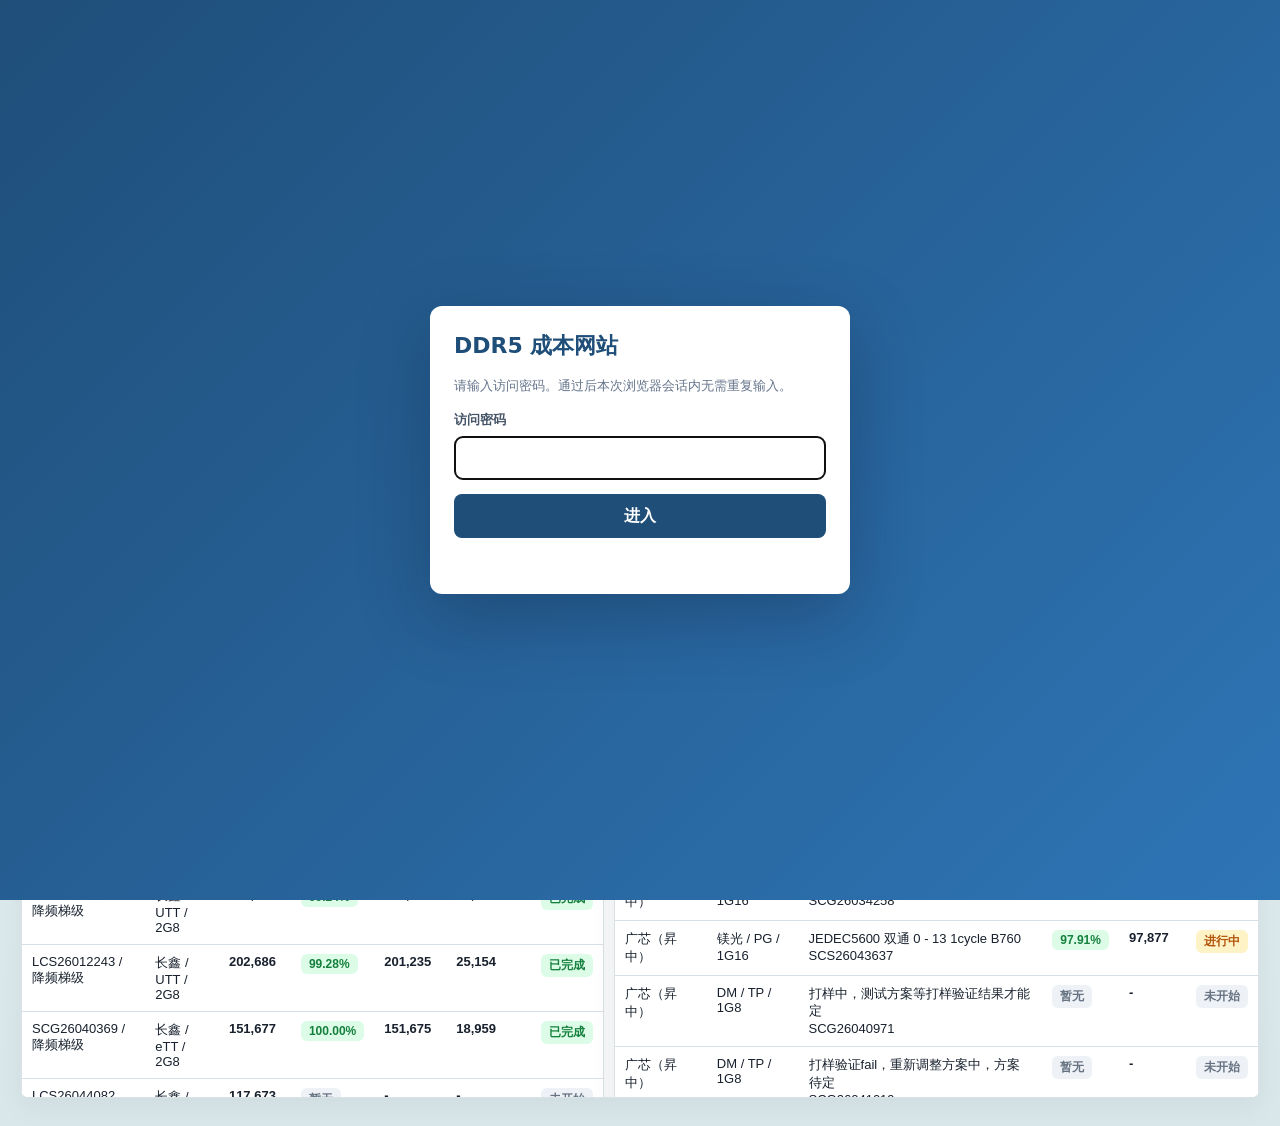
<file: index.html>
<!doctype html>
<html lang="zh-CN">
  <head>
    <meta charset="UTF-8" />
    <meta name="viewport" content="width=device-width, initial-scale=1.0" />
    <title>DDR5 生产成本流程</title>
    <link rel="icon" href="/favicon.svg" type="image/svg+xml" />
    <link rel="stylesheet" href="/styles.css?v=202606020845" />
    <script src="/access-gate.js?v=202606020845" defer></script>
</head>
  <body>
    <main class="main">
      <section class="scheme-page">
        <header class="page-toolbar">
          <div>
            <span>DDR5</span>
            <h1 id="flowTitle">颗粒测试</h1>
          </div>
          <nav class="page-nav" aria-label="页面导航">
            <button class="nav-button nav-button-active" type="button" data-flow-target="grain">颗粒测试</button>
            <button class="nav-button" type="button" data-flow-target="board">板型匹配</button>
            <button class="nav-button" type="button" data-flow-target="cost">成本核算</button>
            <a class="nav-button" href="/production-official.html?v=202606020845">正式版</a>
            <a class="nav-button" href="/production-admin.html?v=202606020845">数据维护</a>
            <a class="nav-button" href="/sales-plan.html?v=202606021645">销售计划</a>
            <a class="nav-button" href="/production.html?v=202605291930">生产决策</a>
            <a class="nav-button" href="/production-local.html?v=202605292140">本地版</a>
            <a class="nav-button" href="/database.html?v=202605280910">数据库</a>
          </nav>
        </header>

        <section class="panel production-summary">
          <div class="summary-head">
            <div>
              <span>生产方案</span>
              <h2 id="planName">请选择颗粒测试数据</h2>
              <p id="planPath">先选颗粒并输入成本，再选 S/U 和容量，系统生成半成品料号与成本。</p>
            </div>
            <strong id="planStatus" class="count-pill">待选择</strong>
          </div>
          <div class="summary-grid">
            <div class="summary-card">
              <span>颗粒 / 良率</span>
              <strong id="summaryGrain">-</strong>
              <small id="summaryYield">-</small>
            </div>
            <div class="summary-card">
              <span>产品 / 容量</span>
              <strong id="summaryMarket">UDIMM / 16GB</strong>
              <small>按市场需求筛选板型</small>
            </div>
            <div class="summary-card">
              <span>生成料号</span>
              <strong id="summaryPartNumber">-</strong>
              <small id="summarySku">-</small>
            </div>
            <div class="summary-card">
              <span>半成品成本 / 可生产</span>
              <strong id="summaryCost">-</strong>
              <small id="summaryQuantity">-</small>
            </div>
          </div>
        </section>

        <section class="flow-panel" data-flow-panel="grain">
          <section class="panel tool-shell">
            <iframe
              class="embedded-tool-frame"
              data-grain-frame
              title="颗粒 Sorting 良率工具"
              src="/tools/grain-test/index.html?embed=1&v=202605280843"
            ></iframe>
          </section>
        </section>

        <section class="flow-panel" data-flow-panel="board" hidden>
          <section class="panel filter-panel">
            <h2>筛选条件</h2>
            <div class="filter-grid">
              <label>S / U
                <select id="filterSu">
                  <option value="UDIMM">U - UDIMM</option>
                  <option value="SODIMM">S - SODIMM</option>
                </select>
              </label>
              <label>容量
                <select id="filterCapacity">
                  <option>8GB</option>
                  <option>16GB</option>
                  <option>24GB</option>
                  <option>32GB</option>
                  <option>48GB</option>
                  <option>64GB</option>
                </select>
              </label>
              <label>颗粒厂
                <select id="filterFactory">
                  <option>镁光</option>
                  <option>三星</option>
                  <option>海力士</option>
                  <option>长鑫</option>
                </select>
              </label>
              <label>颗粒等级
                <select id="filterGrade"></select>
              </label>
              <label>颗粒规格
                <select id="filterDramSpec"></select>
              </label>
            </div>
          </section>

          <section class="panel match-panel">
            <div class="match-head">
              <div>
                <span>匹配结果</span>
                <h2>匹配板型</h2>
                <p id="matchPath"></p>
              </div>
              <strong id="matchCount" class="count-pill">0 个</strong>
            </div>
            <div class="table-wrap match-table">
              <table>
                <thead>
                  <tr>
                    <th>序号</th>
                    <th>S/U</th>
                    <th>容量</th>
                    <th>颗粒厂</th>
                    <th>颗粒等级</th>
                    <th>Rank/贴颗</th>
                    <th>颗粒规格</th>
                    <th>板厂</th>
                    <th>板型</th>
                    <th>板型标注</th>
                    <th>名称</th>
                  </tr>
                </thead>
                <tbody id="matchedBoardRows"></tbody>
              </table>
            </div>
          </section>

          <section class="panel material-matrix-panel">
            <div class="matrix-scroll">
              <table class="material-matrix">
                <thead>
                  <tr>
                    <th>板型</th>
                    <th>颗粒</th>
                    <th>PCB</th>
                    <th>PMIC</th>
                    <th>SPD</th>
                    <th>电感</th>
                  </tr>
                </thead>
                <tbody id="materialMatrixRows"></tbody>
              </table>
            </div>
            <div class="rc-grid" id="rcSpecGrid"></div>
            <p id="selectedPartCount" class="selection-note">已选 0 个料号。</p>
          </section>
        </section>

        <section class="flow-panel" data-flow-panel="cost" hidden>
          <section class="panel tool-shell">
            <iframe
              class="embedded-tool-frame"
              data-cost-frame
              title="DIMM 成本核算"
              src="/tools/dimm-cost-calculator/index.html?embed=1&v=202605280843"
            ></iframe>
          </section>
        </section>
      </section>
    </main>
    <script src="/tools/dimm-cost-calculator/data.js?v=202605280843"></script>
    <script src="/tools/grain-test/data.js?v=202605280843"></script>
    <script src="/app.js?v=202605280843"></script>
    <script src="/flow.js?v=202605280843"></script>
  </body>
</html>
</file>
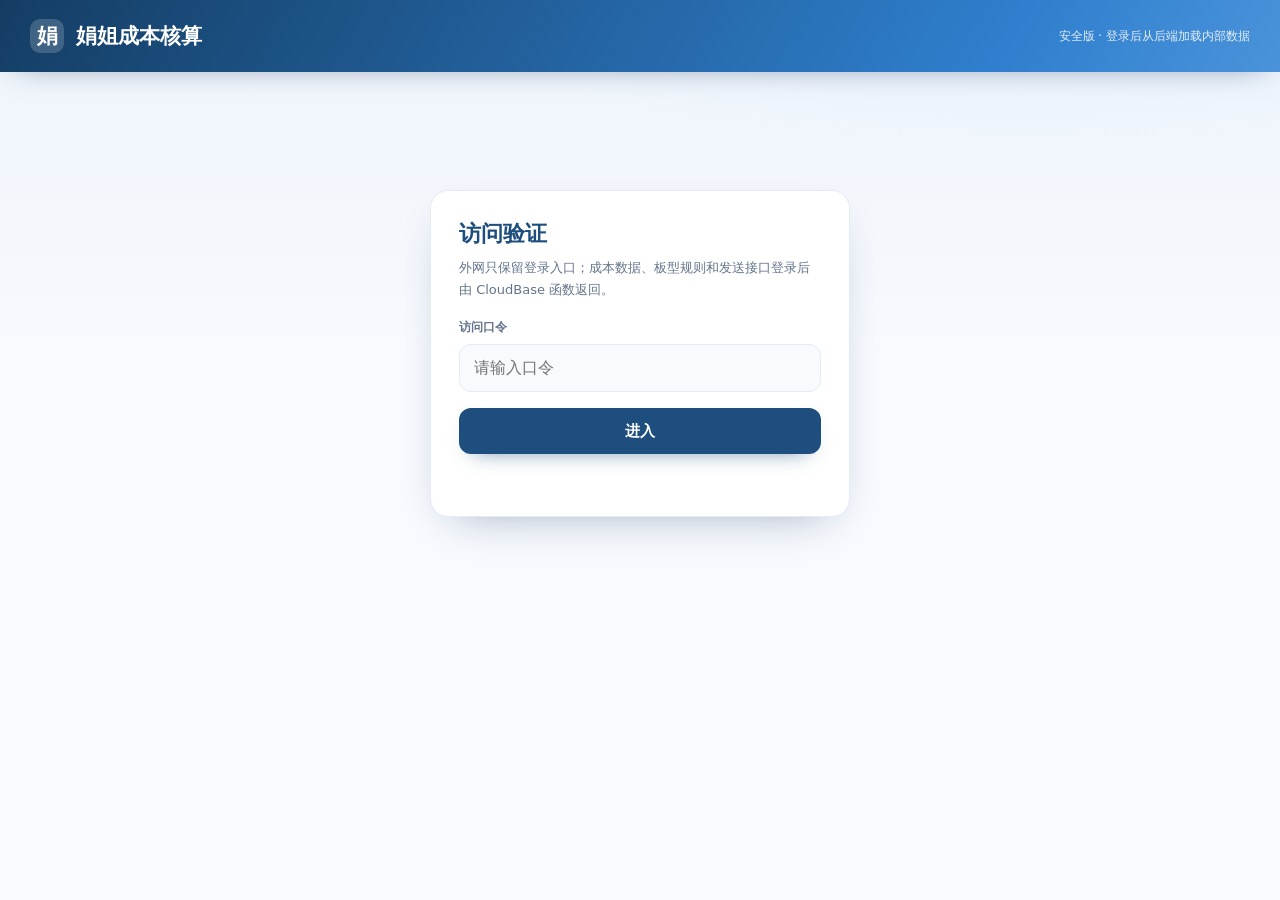
<file: cost-management/index.html>
<!DOCTYPE html>
<html lang="zh-CN">
<head>
<meta charset="UTF-8">
<meta name="viewport" content="width=device-width, initial-scale=1.0">
<title>娟姐成本核算</title>
<meta name="theme-color" content="#1d4e7e">
<meta name="mobile-web-app-capable" content="yes">
<meta name="apple-mobile-web-app-capable" content="yes">
<meta name="apple-mobile-web-app-title" content="娟姐成本核算">
<meta name="apple-mobile-web-app-status-bar-style" content="default">
<link rel="manifest" href="/cost-management/manifest.webmanifest">
<link rel="icon" href="/cost-management/icon.svg" type="image/svg+xml">
<link rel="apple-touch-icon" href="/cost-management/apple-touch-icon.png">
<style>
:root{--bg:#f3f7fc;--card:#fff;--ink:#16233a;--muted:#64748b;--line:#e3ebf5;--navy:#1d4e7e;--blue:#2f7fce;--green:#15915a;--red:#c0392b;--shadow:0 16px 44px -24px rgba(20,45,90,.45)}
*{box-sizing:border-box;margin:0;padding:0}
body{min-height:100vh;font-family:"Microsoft YaHei","PingFang SC","Segoe UI",system-ui,sans-serif;background:radial-gradient(1000px 420px at 80% -140px,#dcebfb 0%,rgba(220,235,251,0) 70%),linear-gradient(180deg,#eef4fb 0%,#f7fafe 360px);color:var(--ink)}
.top{height:72px;background:linear-gradient(120deg,#143d63 0%,#2f7fce 78%,#4a93da 100%);color:#fff;display:flex;align-items:center;justify-content:space-between;padding:0 30px;box-shadow:0 10px 30px -18px rgba(20,45,90,.55)}
.brand{display:flex;align-items:center;gap:12px;font-weight:900;font-size:21px}
.brand i{width:34px;height:34px;border-radius:10px;background:rgba(255,255,255,.18);display:inline-flex;align-items:center;justify-content:center;font-style:normal}
.sub{font-size:12px;opacity:.86;text-align:right}
.wrap{max-width:1260px;margin:0 auto;padding:28px}
.login{max-width:420px;margin:90px auto 0;background:var(--card);border:1px solid var(--line);border-radius:18px;padding:28px;box-shadow:var(--shadow)}
.login h1{font-size:22px;color:var(--navy);margin-bottom:8px}
.login p{font-size:13px;color:var(--muted);line-height:1.7;margin-bottom:18px}
label{display:block;font-size:12px;color:var(--muted);font-weight:800;margin-bottom:8px}
input{width:100%;height:48px;border:1.5px solid var(--line);border-radius:12px;background:#f8fafd;padding:0 14px;font-size:16px;color:var(--ink);outline:none}
input:focus{border-color:var(--blue);background:#fff;box-shadow:0 0 0 4px #e9f2fc}
.actions{display:flex;gap:10px;margin-top:16px}
button{border:none;border-radius:12px;height:46px;padding:0 18px;font-size:15px;font-weight:900;cursor:pointer;font-family:inherit}
.primary{background:var(--navy);color:#fff;flex:1;box-shadow:0 10px 22px -14px rgba(29,78,126,.75)}
.ghost{background:#e8eef6;color:#42526a}
button:disabled{background:#d7dee8;color:#7b8794;cursor:not-allowed;box-shadow:none}
.msg{min-height:22px;margin-top:12px;font-size:12px;font-weight:800;color:var(--muted)}
.msg.ok{color:var(--green)}.msg.err{color:var(--red)}
.appbar{display:none;align-items:center;justify-content:space-between;gap:12px;margin-bottom:16px;color:var(--muted);font-size:13px}
.appframe{display:none;width:100%;min-height:calc(100vh - 130px);border:none;border-radius:18px;background:#fff;box-shadow:var(--shadow)}
.loading{display:none;background:#fff;border:1px solid var(--line);border-radius:18px;padding:24px;color:var(--muted);box-shadow:var(--shadow)}
body.loaded .login,body.loaded .loading{display:none}
body.loaded .appbar{display:flex}
body.loaded .appframe{display:block}
@media(max-width:680px){.top{height:auto;min-height:68px;padding:16px 18px;align-items:flex-start;gap:10px;flex-direction:column}.sub{text-align:left}.wrap{padding:16px}.login{margin-top:40px;padding:22px}.appframe{min-height:calc(100vh - 130px);border-radius:12px}}
</style>
</head>
<body>
<header class="top">
  <div class="brand"><i>娟</i><span>娟姐成本核算</span></div>
  <div class="sub">安全版 · 登录后从后端加载内部数据</div>
</header>
<main class="wrap">
  <section class="login" id="loginBox">
    <h1>访问验证</h1>
    <p>外网只保留登录入口；成本数据、板型规则和发送接口登录后由 CloudBase 函数返回。</p>
    <label for="password">访问口令</label>
    <input id="password" type="password" autocomplete="current-password" placeholder="请输入口令">
    <div class="actions">
      <button class="primary" id="loginBtn" type="button">进入</button>
    </div>
    <div class="msg" id="msg"></div>
  </section>
  <section class="loading" id="loading">正在加载成本核算工具...</section>
  <div class="appbar" id="appbar">
    <span>已登录，本页不在公开 HTML 中暴露业务数据。</span>
    <button class="ghost" id="logoutBtn" type="button">退出</button>
  </div>
  <iframe class="appframe" id="appFrame" title="娟姐成本核算"></iframe>
</main>
<script>
(function(){
  const API_ORIGIN='https://d5-d2gzyrjkz1d3d265f-1437410927.ap-shanghai.app.tcloudbase.com';
  const TOKEN_KEY='d5_cost_auth_token';
  const $=(id)=>document.getElementById(id);
  const msg=$('msg');
  function setMsg(text,type){msg.textContent=text||'';msg.className='msg '+(type||'');}
  function injectToken(html,token){
    const seed='<script>try{sessionStorage.setItem("'+TOKEN_KEY+'",'+JSON.stringify(token)+')}catch(e){}<\/script>';
    return html.includes('</head>') ? html.replace('</head>',seed+'</head>') : seed+html;
  }
  async function loadApp(token){
    $('loading').style.display='block';
    const res=await fetch(API_ORIGIN+'/api/cost-app',{headers:{'x-ddr5-auth-token':token},cache:'no-store'});
    if(!res.ok) throw new Error(res.status===401?'登录已失效，请重新输入口令':'工具加载失败：'+res.status);
    const html=await res.text();
    document.open();
    document.write(injectToken(html,token));
    document.close();
  }
  async function login(){
    const password=$('password').value;
    if(!password){setMsg('请输入口令','err');return;}
    $('loginBtn').disabled=true;setMsg('正在验证...','');
    try{
      const res=await fetch(API_ORIGIN+'/api/auth/login',{method:'POST',headers:{'content-type':'application/json'},body:JSON.stringify({password}),cache:'no-store'});
      const data=await res.json().catch(()=>({}));
      if(!res.ok||!data.token) throw new Error(data.error||'登录失败');
      sessionStorage.setItem(TOKEN_KEY,data.token);
      setMsg('验证通过，正在加载...','ok');
      await loadApp(data.token);
    }catch(error){
      sessionStorage.removeItem(TOKEN_KEY);
      setMsg(error.message||'连接失败，请稍后重试','err');
    }finally{
      $('loginBtn').disabled=false;
    }
  }
  $('loginBtn').addEventListener('click',login);
  $('password').addEventListener('keydown',(event)=>{if(event.key==='Enter')login();});
  $('logoutBtn').addEventListener('click',()=>{sessionStorage.removeItem(TOKEN_KEY);location.reload();});
  const token=sessionStorage.getItem(TOKEN_KEY);
  if(token) loadApp(token).catch((error)=>{sessionStorage.removeItem(TOKEN_KEY);setMsg(error.message,'err');});
  if('serviceWorker' in navigator){
    navigator.serviceWorker.register('/cost-management/sw.js',{scope:'/cost-management/'}).catch(()=>{});
  }
})();
</script>
</body>
</html>
</file>
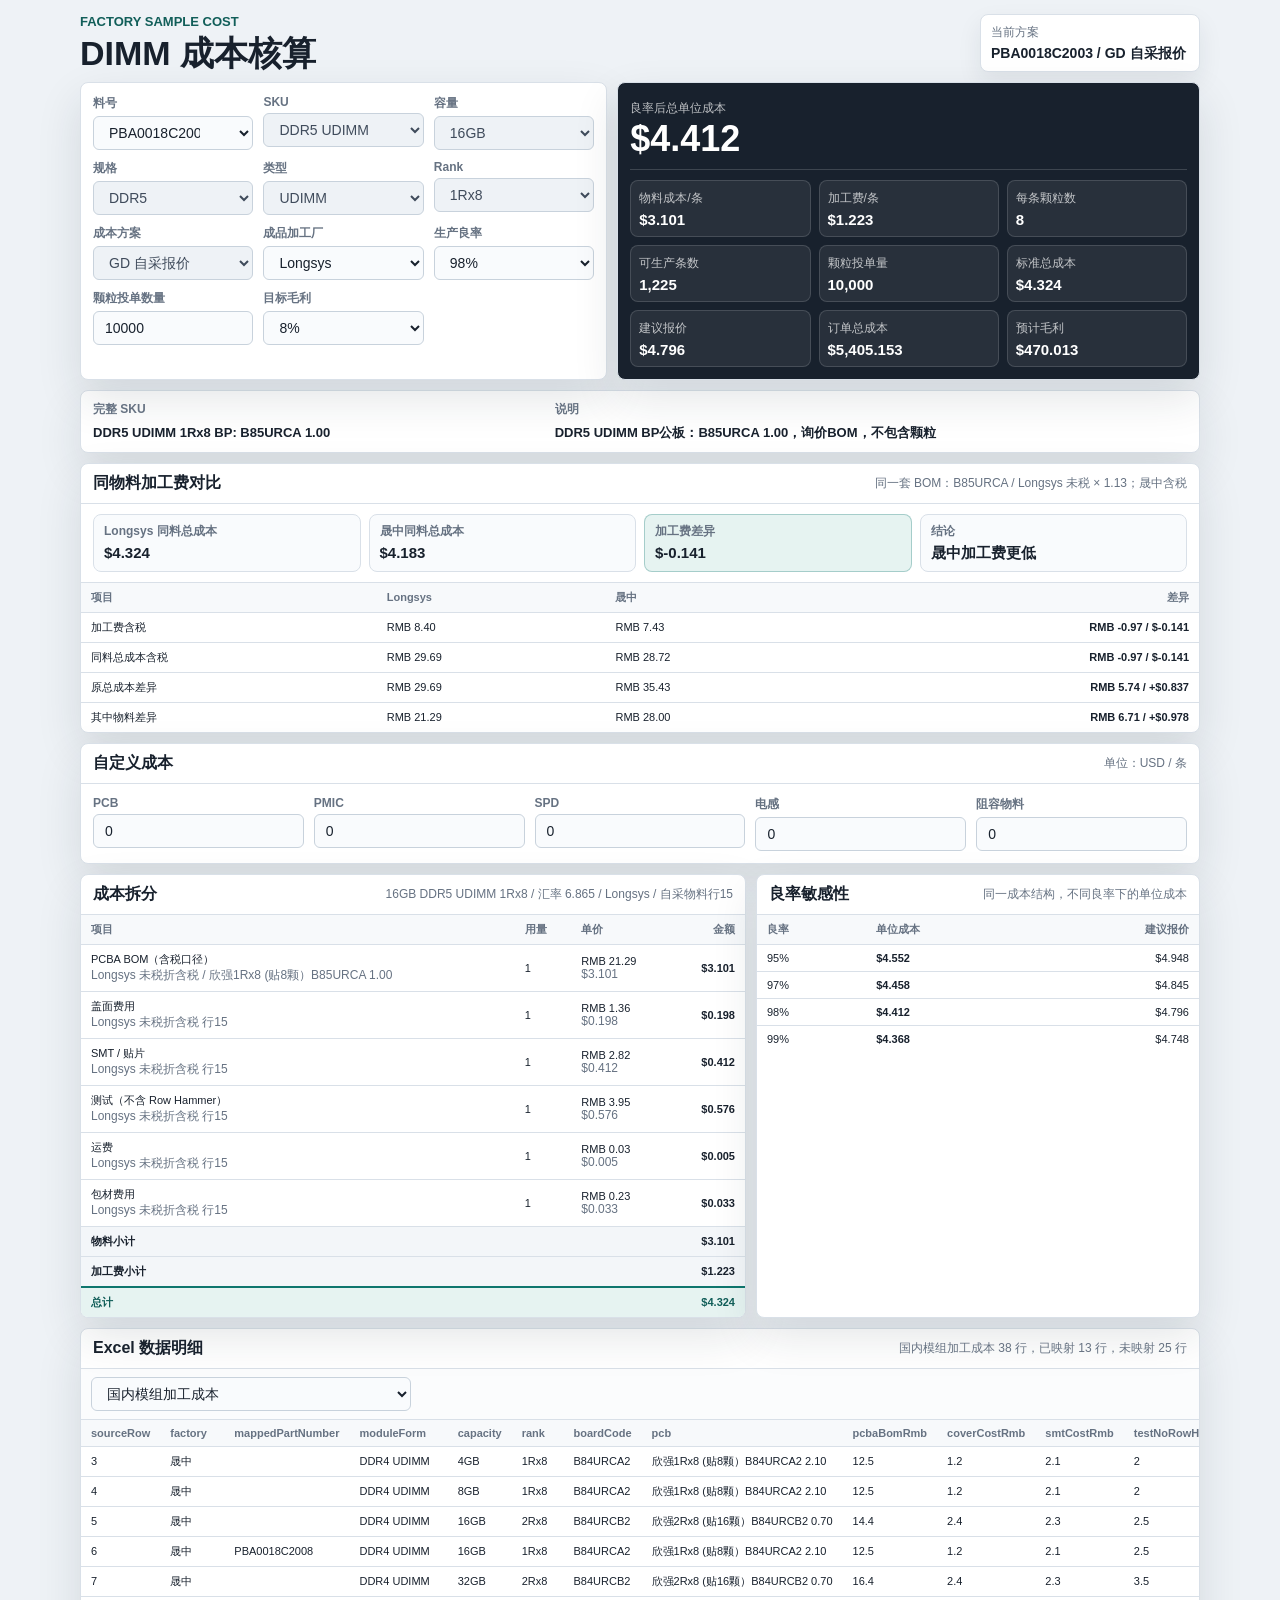
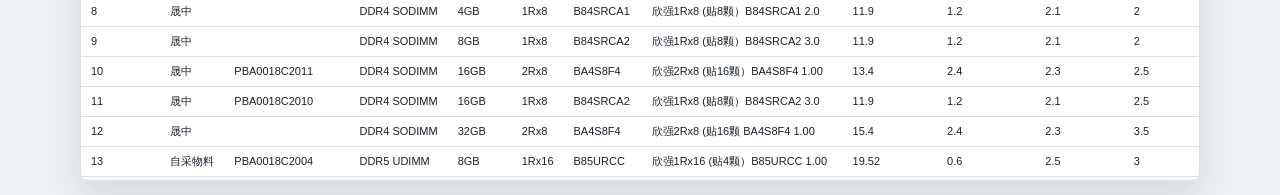
<file: tools/dimm-cost-calculator/index.html>
<!doctype html>
<html lang="zh-CN">
<head>
  <meta charset="utf-8">
  <meta name="viewport" content="width=device-width, initial-scale=1">
  <title>DIMM 成本核算</title>
  <link rel="icon" href="data:,">
  <link rel="stylesheet" href="styles.css?v=20260521c">
</head>
<body>
  <main class="app">
    <header class="topbar">
      <div>
        <p class="eyebrow">Factory Sample Cost</p>
        <h1>DIMM 成本核算</h1>
      </div>
      <div class="summary-chip">
        <span>当前方案</span>
        <strong id="schemeName">-</strong>
      </div>
    </header>

    <section class="workspace">
      <form class="control-panel" id="costForm">
        <div class="field">
          <label for="partNumber">料号</label>
          <select id="partNumber" name="partNumber"></select>
        </div>

        <div class="field field-wide">
          <label for="sku">SKU</label>
          <select id="sku" name="sku"></select>
        </div>

        <div class="field">
          <label for="capacity">容量</label>
          <select id="capacity" name="capacity"></select>
        </div>

        <div class="field">
          <label for="generation">规格</label>
          <select id="generation" name="generation"></select>
        </div>

        <div class="field">
          <label for="moduleType">类型</label>
          <select id="moduleType" name="moduleType"></select>
        </div>

        <div class="field">
          <label for="rank">Rank</label>
          <select id="rank" name="rank"></select>
        </div>

        <div class="field">
          <label for="supplierPlan">成本方案</label>
          <select id="supplierPlan" name="supplierPlan"></select>
        </div>

        <div class="field">
          <label for="factoryPlan">成品加工厂</label>
          <select id="factoryPlan" name="factoryPlan"></select>
        </div>

        <div class="field">
          <label for="yieldRate">生产良率</label>
          <select id="yieldRate" name="yieldRate"></select>
        </div>

        <div class="field">
          <label for="quantity">颗粒投单数量</label>
          <input id="quantity" name="quantity" type="number" min="1" step="1" value="10000">
        </div>

        <div class="field">
          <label for="margin">目标毛利</label>
          <select id="margin" name="margin"></select>
        </div>
      </form>

      <section class="result-panel" aria-live="polite">
        <div class="hero-metric">
          <span>良率后总单位成本</span>
          <strong id="actualCost">$0.00</strong>
        </div>
        <div class="metrics-grid">
          <div class="metric">
            <span>物料成本/条</span>
            <strong id="materialCost">$0.00</strong>
          </div>
          <div class="metric">
            <span>加工费/条</span>
            <strong id="factoryCost">$0.00</strong>
          </div>
          <div class="metric">
            <span>每条颗粒数</span>
            <strong id="diePerModule">0</strong>
          </div>
          <div class="metric">
            <span>可生产条数</span>
            <strong id="inputQuantity">0</strong>
          </div>
          <div class="metric">
            <span>颗粒投单量</span>
            <strong id="dieDemand">0</strong>
          </div>
          <div class="metric">
            <span>标准总成本</span>
            <strong id="standardCost">$0.00</strong>
          </div>
          <div class="metric">
            <span>建议报价</span>
            <strong id="quotePrice">$0.00</strong>
          </div>
          <div class="metric">
            <span>订单总成本</span>
            <strong id="totalCost">$0.00</strong>
          </div>
          <div class="metric">
            <span>预计毛利</span>
            <strong id="grossProfit">$0.00</strong>
          </div>
        </div>
      </section>
    </section>

    <section class="selected-detail">
      <div>
        <span>完整 SKU</span>
        <strong id="selectedSku">-</strong>
      </div>
      <div>
        <span>说明</span>
        <strong id="selectedDescription">-</strong>
      </div>
    </section>

    <section class="same-material-panel">
      <div class="section-title">
        <h2>同物料加工费对比</h2>
        <span id="sameMaterialNote">Longsys 未税 × 1.13；晟中含税</span>
      </div>
      <div class="same-material-grid">
        <div class="compare-card">
          <span>Longsys 同料总成本</span>
          <strong id="sameLongsysTotal">$0.000</strong>
        </div>
        <div class="compare-card">
          <span>晟中同料总成本</span>
          <strong id="sameZhongTotal">$0.000</strong>
        </div>
        <div class="compare-card compare-focus">
          <span>加工费差异</span>
          <strong id="sameProcessDiff">$0.000</strong>
        </div>
        <div class="compare-card">
          <span>结论</span>
          <strong id="sameMaterialConclusion">-</strong>
        </div>
      </div>
      <table class="same-material-table">
        <thead>
          <tr>
            <th>项目</th>
            <th>Longsys</th>
            <th>晟中</th>
            <th>差异</th>
          </tr>
        </thead>
        <tbody id="sameMaterialRows"></tbody>
      </table>
    </section>

    <section class="custom-panel" id="customPanel">
      <div class="section-title">
        <h2>自定义成本</h2>
        <span>单位：USD / 条</span>
      </div>
      <div class="custom-grid">
        <div class="field">
          <label for="customPcb">PCB</label>
          <input id="customPcb" type="number" min="0" step="0.001" value="0">
        </div>
        <div class="field">
          <label for="customPmic">PMIC</label>
          <input id="customPmic" type="number" min="0" step="0.001" value="0">
        </div>
        <div class="field">
          <label for="customSpd">SPD</label>
          <input id="customSpd" type="number" min="0" step="0.001" value="0">
        </div>
        <div class="field">
          <label for="customInductor">电感</label>
          <input id="customInductor" type="number" min="0" step="0.001" value="0">
        </div>
        <div class="field">
          <label for="customRc">阻容物料</label>
          <input id="customRc" type="number" min="0" step="0.001" value="0">
        </div>
      </div>
    </section>

    <section class="custom-panel" id="factoryPanel">
      <div class="section-title">
        <h2>成品加工厂制造成本</h2>
        <span>选择自定义成品加工厂时填写，单位：USD / 条</span>
      </div>
      <div class="custom-grid">
        <div class="field">
          <label for="factorySmt">SMT / 贴片</label>
          <input id="factorySmt" type="number" min="0" step="0.001" value="0">
        </div>
        <div class="field">
          <label for="factoryTest">测试</label>
          <input id="factoryTest" type="number" min="0" step="0.001" value="0">
        </div>
        <div class="field">
          <label for="factoryPacking">包装</label>
          <input id="factoryPacking" type="number" min="0" step="0.001" value="0">
        </div>
        <div class="field">
          <label for="factoryManagement">管理/制费</label>
          <input id="factoryManagement" type="number" min="0" step="0.001" value="0">
        </div>
        <div class="field">
          <label for="factoryOther">其他</label>
          <input id="factoryOther" type="number" min="0" step="0.001" value="0">
        </div>
      </div>
    </section>

    <section class="detail-grid">
      <section class="table-section">
        <div class="section-title">
          <h2>成本拆分</h2>
          <span id="bomNote">-</span>
        </div>
        <table>
          <thead>
            <tr>
              <th>项目</th>
              <th>用量</th>
              <th>单价</th>
              <th>金额</th>
            </tr>
          </thead>
          <tbody id="bomRows"></tbody>
        </table>
      </section>

      <section class="table-section">
        <div class="section-title">
          <h2>良率敏感性</h2>
          <span>同一成本结构，不同良率下的单位成本</span>
        </div>
        <table>
          <thead>
            <tr>
              <th>良率</th>
              <th>单位成本</th>
              <th>建议报价</th>
            </tr>
          </thead>
          <tbody id="sensitivityRows"></tbody>
        </table>
      </section>
    </section>

    <section class="data-panel">
      <div class="section-title">
        <h2>Excel 数据明细</h2>
        <span id="dataSummary">-</span>
      </div>
      <div class="data-toolbar">
        <select id="dataView">
          <option value="domestic">国内模组加工成本</option>
          <option value="sameMaterial">同物料加工差异</option>
          <option value="firstSheet">第一张表：CDIMM套料成本</option>
          <option value="summary">套料成本汇总</option>
          <option value="plans">替代成本方案</option>
          <option value="materials">物料价格表</option>
          <option value="bom">PBA BOM 明细</option>
        </select>
        <select id="bomSheet"></select>
      </div>
      <div class="data-table-wrap">
        <table id="dataTable"></table>
      </div>
    </section>
  </main>

  <script src="data.js?v=20260521c"></script>
  <script src="domestic-costs.js?v=20260521c"></script>
  <script src="app.js?v=20260521c"></script>
</body>
</html>
</file>
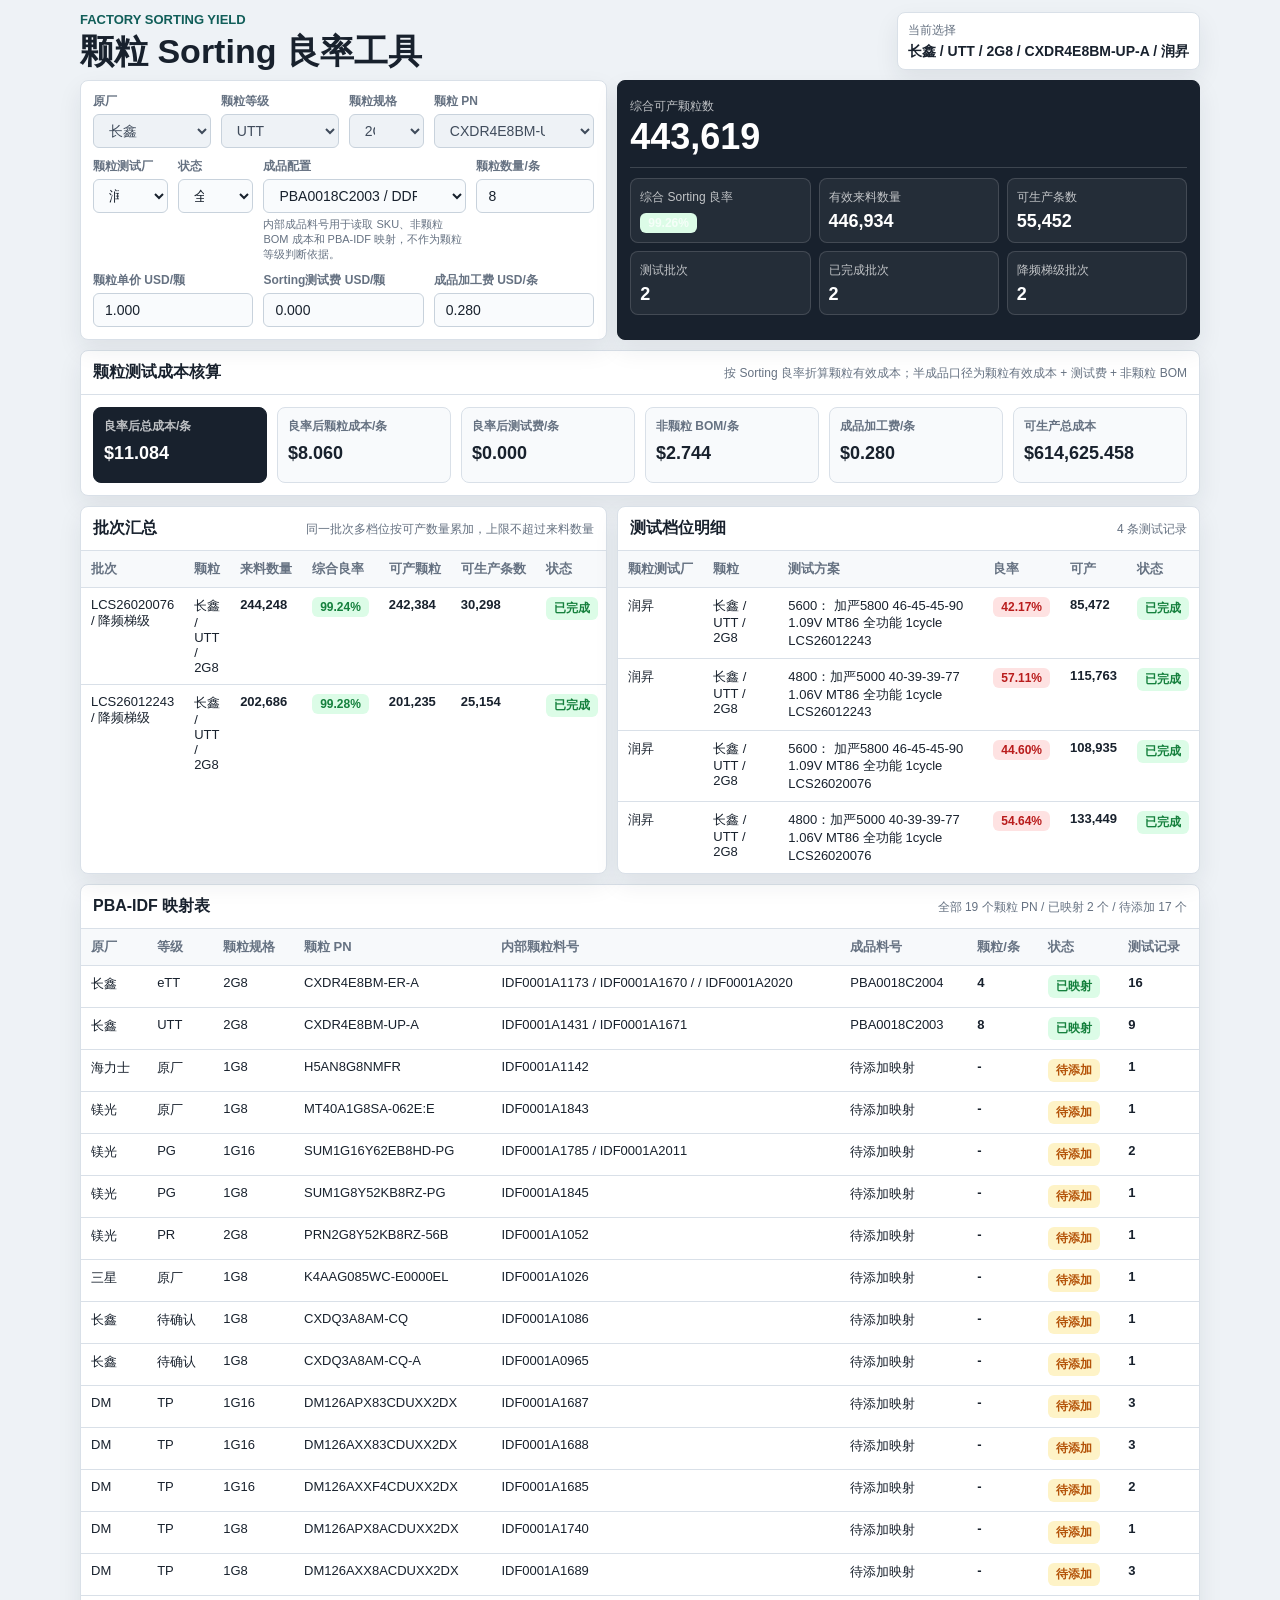
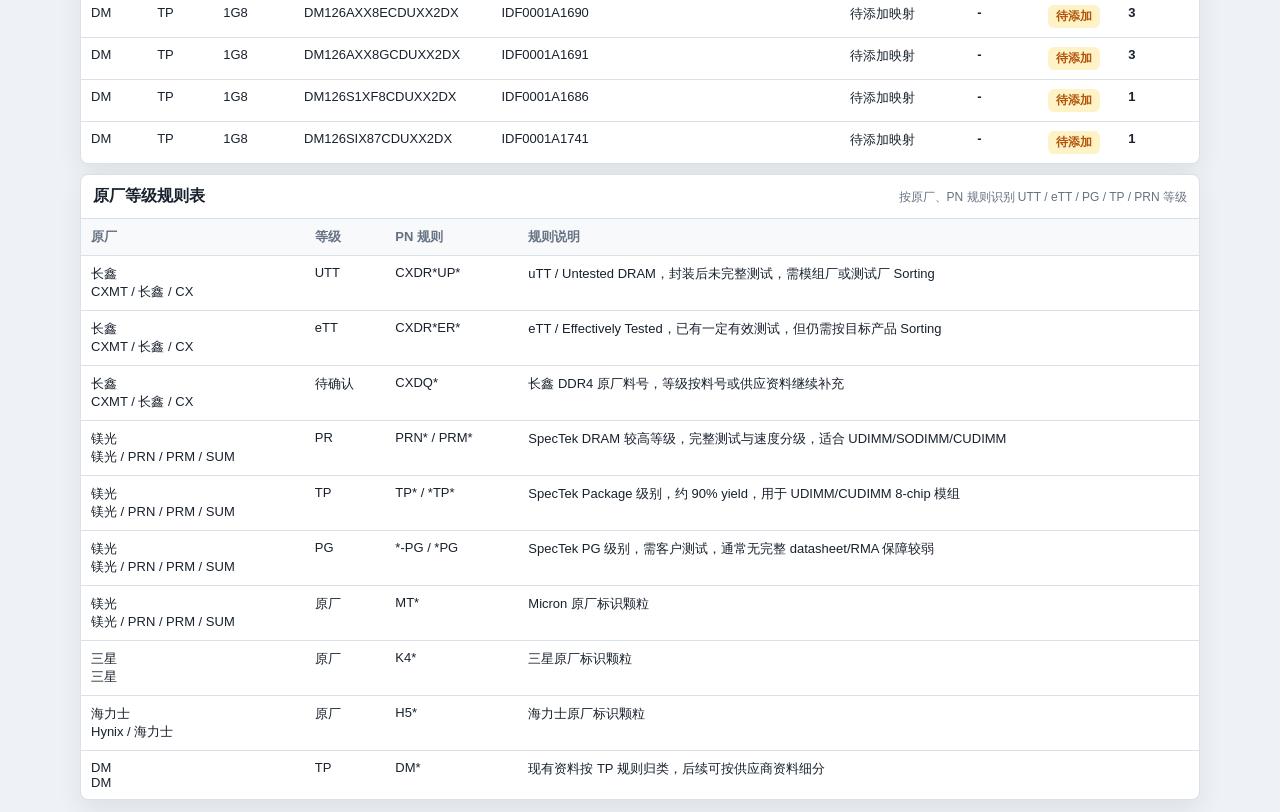
<file: tools/grain-test/index.html>
<!doctype html>
<html lang="zh-CN">
<head>
  <meta charset="utf-8">
  <meta name="viewport" content="width=device-width, initial-scale=1">
  <title>颗粒 Sorting 良率工具</title>
  <link rel="icon" href="data:,">
  <link rel="stylesheet" href="styles.css?v=20260527b">
</head>
<body>
  <main class="app">
    <header class="topbar">
      <div>
        <p class="eyebrow">Factory Sorting Yield</p>
        <h1>颗粒 Sorting 良率工具</h1>
      </div>
      <div class="summary-chip">
        <span>当前选择</span>
        <strong id="currentScheme">-</strong>
      </div>
    </header>

    <section class="workspace">
      <form class="control-panel" id="sortingForm">
        <select id="grainPartNumber" hidden></select>
        <div class="field field-3">
          <label for="grainBrand">原厂</label>
          <select id="grainBrand"></select>
        </div>
        <div class="field field-3">
          <label for="grainGrade">颗粒等级</label>
          <select id="grainGrade"></select>
        </div>
        <div class="field field-2">
          <label for="grainDensity">颗粒规格</label>
          <select id="grainDensity"></select>
        </div>
        <div class="field field-4">
          <label for="grainPn">颗粒 PN</label>
          <select id="grainPn"></select>
        </div>
        <div class="field field-2">
          <label for="factory">颗粒测试厂</label>
          <select id="factory"></select>
        </div>
        <div class="field field-2">
          <label for="status">状态</label>
          <select id="status"></select>
        </div>
        <div class="field field-5">
          <label for="modulePartNumber">成品配置</label>
          <select id="modulePartNumber"></select>
          <small>内部成品料号用于读取 SKU、非颗粒 BOM 成本和 PBA-IDF 映射，不作为颗粒等级判断依据。</small>
        </div>
        <div class="field field-3">
          <label for="diesPerModule">颗粒数量/条</label>
          <input id="diesPerModule" type="number" min="1" step="1" value="8">
        </div>
        <div class="field field-4">
          <label for="grainUnitPrice">颗粒单价 USD/颗</label>
          <input id="grainUnitPrice" type="number" min="0" step="0.001" value="1.000">
        </div>
        <div class="field field-4">
          <label for="sortingTestFee">Sorting测试费 USD/颗</label>
          <input id="sortingTestFee" type="number" min="0" step="0.001" value="0.000">
        </div>
        <div class="field field-4">
          <label for="assemblyCost">成品加工费 USD/条</label>
          <input id="assemblyCost" type="number" min="0" step="0.001" value="0.280">
        </div>
      </form>

      <section class="result-panel" aria-live="polite">
        <div class="hero-metric">
          <span>综合可产颗粒数</span>
          <strong id="totalGoodDies">0</strong>
        </div>
        <div class="metrics-grid">
          <div class="metric">
            <span>综合 Sorting 良率</span>
            <strong id="overallYield">-</strong>
          </div>
          <div class="metric">
            <span>有效来料数量</span>
            <strong id="totalIncoming">0</strong>
          </div>
          <div class="metric">
            <span>可生产条数</span>
            <strong id="moduleQuantity">0</strong>
          </div>
          <div class="metric">
            <span>测试批次</span>
            <strong id="batchCount">0</strong>
          </div>
          <div class="metric">
            <span>已完成批次</span>
            <strong id="doneBatchCount">0</strong>
          </div>
          <div class="metric">
            <span>降频梯级批次</span>
            <strong id="multiBatchCount">0</strong>
          </div>
        </div>
      </section>
    </section>

    <section class="cost-panel">
      <div class="section-title">
        <h2>颗粒测试成本核算</h2>
        <span>按 Sorting 良率折算颗粒有效成本；半成品口径为颗粒有效成本 + 测试费 + 非颗粒 BOM</span>
      </div>
      <div class="cost-grid">
        <div class="cost-card hero-cost">
          <span>良率后总成本/条</span>
          <strong id="sortingActualCost">$0.000</strong>
        </div>
        <div class="cost-card">
          <span>良率后颗粒成本/条</span>
          <strong id="yieldedGrainCost">$0.000</strong>
        </div>
        <div class="cost-card">
          <span>良率后测试费/条</span>
          <strong id="yieldedTestCost">$0.000</strong>
        </div>
        <div class="cost-card">
          <span>非颗粒 BOM/条</span>
          <strong id="moduleBomCost">$0.000</strong>
        </div>
        <div class="cost-card">
          <span>成品加工费/条</span>
          <strong id="assemblyCostOut">$0.000</strong>
        </div>
        <div class="cost-card">
          <span>可生产总成本</span>
          <strong id="totalSortingCost">$0.000</strong>
        </div>
      </div>
    </section>

    <section class="detail-grid">
      <section class="table-section">
        <div class="section-title">
          <h2>批次汇总</h2>
          <span>同一批次多档位按可产数量累加，上限不超过来料数量</span>
        </div>
        <table>
          <thead>
            <tr>
              <th>批次</th>
              <th>颗粒</th>
              <th>来料数量</th>
              <th>综合良率</th>
              <th>可产颗粒</th>
              <th>可生产条数</th>
              <th>状态</th>
            </tr>
          </thead>
          <tbody id="batchRows"></tbody>
        </table>
      </section>

      <section class="table-section">
        <div class="section-title">
          <h2>测试档位明细</h2>
          <span id="detailNote">-</span>
        </div>
        <table>
          <thead>
            <tr>
              <th>颗粒测试厂</th>
              <th>颗粒</th>
              <th>测试方案</th>
              <th>良率</th>
              <th>可产</th>
              <th>状态</th>
            </tr>
          </thead>
          <tbody id="testRows"></tbody>
        </table>
      </section>
    </section>

    <section class="table-section mapping-section">
      <div class="section-title">
        <h2>PBA-IDF 映射表</h2>
        <span id="mappingSummary">-</span>
      </div>
      <div class="data-table-wrap">
        <table>
          <thead>
            <tr>
              <th>原厂</th>
              <th>等级</th>
              <th>颗粒规格</th>
              <th>颗粒 PN</th>
              <th>内部颗粒料号</th>
              <th>成品料号</th>
              <th>颗粒/条</th>
              <th>状态</th>
              <th>测试记录</th>
            </tr>
          </thead>
          <tbody id="mappingRows"></tbody>
        </table>
      </div>
    </section>

    <section class="table-section mapping-section">
      <div class="section-title">
        <h2>原厂等级规则表</h2>
        <span>按原厂、PN 规则识别 UTT / eTT / PG / TP / PRN 等级</span>
      </div>
      <div class="data-table-wrap">
        <table>
          <thead>
            <tr>
              <th>原厂</th>
              <th>等级</th>
              <th>PN 规则</th>
              <th>规则说明</th>
            </tr>
          </thead>
          <tbody id="ruleRows"></tbody>
        </table>
      </div>
    </section>

  </main>

  <script src="../dimm-cost-calculator/data.js?v=20260527b"></script>
  <script src="data.js?v=20260527b"></script>
  <script src="app.js?v=20260527b"></script>
</body>
</html>
</file>
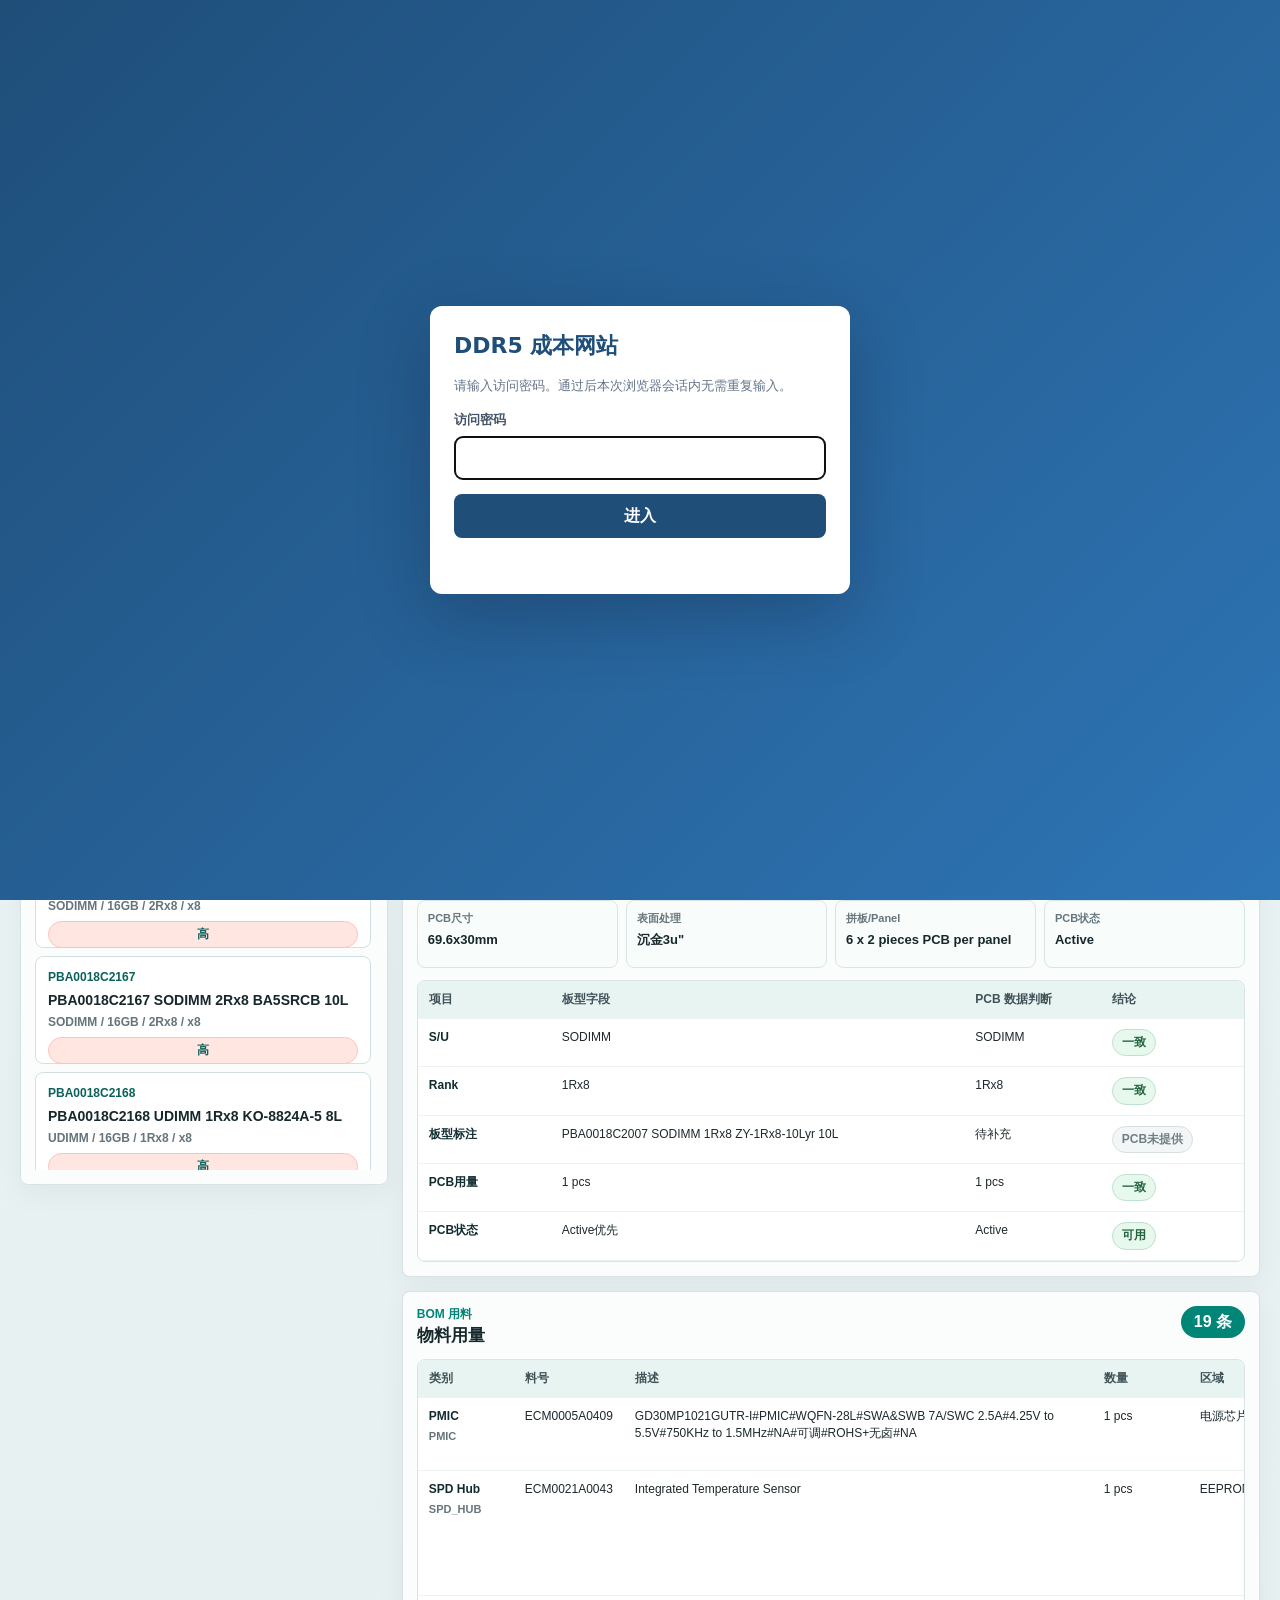
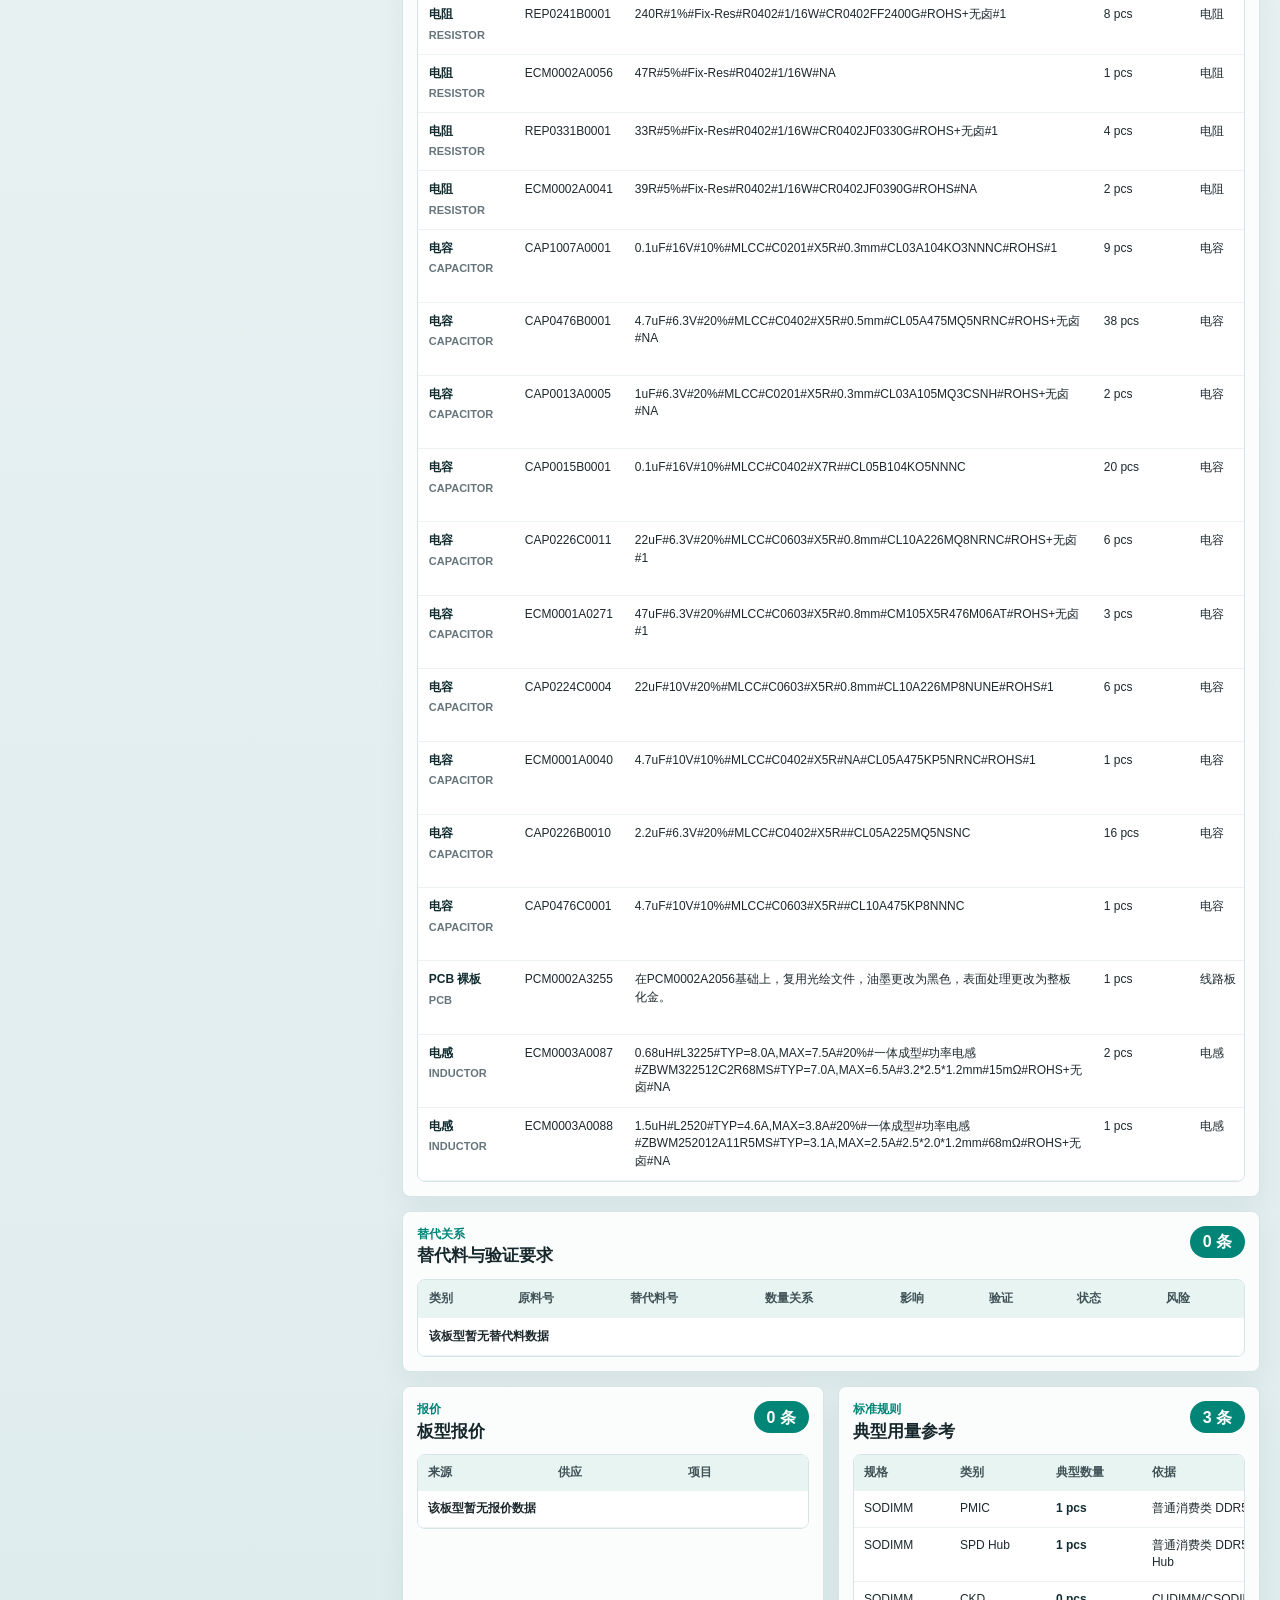
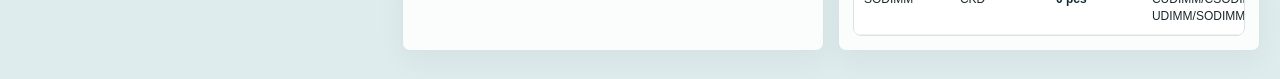
<file: database.html>
<!doctype html>
<html lang="zh-CN">
  <head>
    <meta charset="UTF-8" />
    <meta name="viewport" content="width=device-width, initial-scale=1.0" />
    <title>DDR5 板型数据库</title>
    <link rel="icon" href="/favicon.svg" type="image/svg+xml" />
    <link rel="stylesheet" href="/styles.css?v=202606020845" />
    <script src="/access-gate.js?v=202606020845" defer></script>
</head>
  <body>
    <main class="main database-main">
      <section class="database-page">
        <header class="page-toolbar database-toolbar">
          <div>
            <span>DDR5</span>
            <h1>板型数据库</h1>
          </div>
          <nav class="page-nav" aria-label="页面导航">
            <a class="nav-button nav-button-active" href="/database.html?v=202605280910">板型数据库</a>
            <a class="nav-button" href="/production-official.html?v=202606020845">正式版</a>
            <a class="nav-button" href="/production-admin.html?v=202606020845">数据维护</a>
            <a class="nav-button" href="/sales-plan.html?v=202606021645">销售计划</a>
            <a class="nav-button" href="/production.html?v=202605291930">生产决策</a>
            <a class="nav-button" href="/production-local.html?v=202605292140">本地版</a>
            <a class="nav-button" href="/cost.html?v=202605280843">成本流程</a>
            <a class="nav-button" href="/guide.html">使用说明</a>
          </nav>
        </header>

        <section class="panel db-search-panel">
          <div class="db-search-row">
            <label>范围
              <select id="scopeFilter">
                <option value="pcb-complete">17个完整BOM</option>
                <option value="all">全部板型</option>
                <option value="pcb-missing">缺PCB资料</option>
              </select>
            </label>
            <label class="db-search-box">搜索
              <input id="dbSearch" type="search" placeholder="输入板型、料号、BOM 文件、物料号" autocomplete="off" />
            </label>
            <label>类型
              <select id="formFactorFilter">
                <option value="all">全部</option>
              </select>
            </label>
            <label>风险
              <select id="riskFilter">
                <option value="all">全部</option>
                <option value="高">高</option>
                <option value="中高">中高</option>
                <option value="中">中</option>
                <option value="低">低</option>
                <option value="blank">待补充</option>
              </select>
            </label>
            <label>物料
              <select id="materialTypeFilter">
                <option value="all">全部</option>
              </select>
            </label>
          </div>
        </section>

        <section class="db-stat-grid" aria-label="数据库概览">
          <article class="panel db-stat-card">
            <span>完整BOM</span>
            <strong id="statBoards">-</strong>
            <small id="statBoardsNote">按 PCB 物料行判断</small>
          </article>
          <article class="panel db-stat-card">
            <span>BOM 用料</span>
            <strong id="statMaterials">-</strong>
            <small>每条用料与数量</small>
          </article>
          <article class="panel db-stat-card">
            <span>替代料</span>
            <strong id="statSubstitutes">-</strong>
            <small>替代关系和验证状态</small>
          </article>
          <article class="panel db-stat-card">
            <span>报价</span>
            <strong id="statQuotes">-</strong>
            <small>PCBA BOM / 自采阻容</small>
          </article>
          <article class="panel db-stat-card db-stat-risk">
            <span>高风险</span>
            <strong id="statRisk">-</strong>
            <small>高 / 中高风险项</small>
          </article>
        </section>

        <section class="db-layout">
          <aside class="panel db-board-panel">
            <div class="db-panel-head">
              <div>
                <span>板型清单</span>
                <h2>按当前条件筛选</h2>
              </div>
              <strong id="boardCount" class="count-pill">0 个</strong>
            </div>
            <div id="boardList" class="db-board-list" aria-label="板型列表"></div>
          </aside>

          <section class="db-detail-stack">
            <section class="panel db-detail-panel">
              <div class="db-panel-head">
                <div>
                  <span>当前板型</span>
                  <h2 id="selectedBoardName">请选择板型</h2>
                  <p id="selectedBoardCode">-</p>
                </div>
                <strong id="selectedRisk" class="db-badge">待补充</strong>
              </div>
              <div id="boardMeta" class="db-meta-grid"></div>
            </section>

            <section class="panel db-detail-panel">
              <div class="db-panel-head">
                <div>
                  <span>PCB判断</span>
                  <h2>按 PCB 数据校验板型</h2>
                  <p id="pcbJudgeSummary">请选择板型</p>
                </div>
                <strong id="pcbJudgeStatus" class="db-badge">待补充</strong>
              </div>
              <div id="pcbJudgeCards" class="db-meta-grid db-pcb-grid"></div>
              <div class="table-wrap db-table-wrap db-pcb-table-wrap">
                <table class="db-table db-pcb-table">
                  <thead>
                    <tr>
                      <th>项目</th>
                      <th>板型字段</th>
                      <th>PCB 数据判断</th>
                      <th>结论</th>
                    </tr>
                  </thead>
                  <tbody id="pcbJudgeRows"></tbody>
                </table>
              </div>
            </section>

            <section class="panel db-table-panel">
              <div class="db-panel-head">
                <div>
                  <span>BOM 用料</span>
                  <h2>物料用量</h2>
                </div>
                <strong id="materialCount" class="count-pill">0 条</strong>
              </div>
              <div class="table-wrap db-table-wrap">
                <table class="db-table">
                  <thead>
                    <tr>
                      <th>类别</th>
                      <th>料号</th>
                      <th>描述</th>
                      <th>数量</th>
                      <th>区域</th>
                      <th>替换性</th>
                      <th>风险</th>
                      <th>验证</th>
                    </tr>
                  </thead>
                  <tbody id="materialRows"></tbody>
                </table>
              </div>
            </section>

            <section class="panel db-table-panel">
              <div class="db-panel-head">
                <div>
                  <span>替代关系</span>
                  <h2>替代料与验证要求</h2>
                </div>
                <strong id="substituteCount" class="count-pill">0 条</strong>
              </div>
              <div class="table-wrap db-table-wrap">
                <table class="db-table">
                  <thead>
                    <tr>
                      <th>类别</th>
                      <th>原料号</th>
                      <th>替代料号</th>
                      <th>数量关系</th>
                      <th>影响</th>
                      <th>验证</th>
                      <th>状态</th>
                      <th>风险</th>
                    </tr>
                  </thead>
                  <tbody id="substituteRows"></tbody>
                </table>
              </div>
            </section>

            <section class="db-two-column">
              <section class="panel db-table-panel">
                <div class="db-panel-head">
                  <div>
                    <span>报价</span>
                    <h2>板型报价</h2>
                  </div>
                  <strong id="quoteCount" class="count-pill">0 条</strong>
                </div>
                <div class="table-wrap db-table-wrap">
                  <table class="db-table">
                    <thead>
                      <tr>
                        <th>来源</th>
                        <th>供应</th>
                        <th>项目</th>
                        <th>价格</th>
                      </tr>
                    </thead>
                    <tbody id="quoteRows"></tbody>
                  </table>
                </div>
              </section>

              <section class="panel db-table-panel">
                <div class="db-panel-head">
                  <div>
                    <span>标准规则</span>
                    <h2>典型用量参考</h2>
                  </div>
                  <strong id="standardCount" class="count-pill">0 条</strong>
                </div>
                <div class="table-wrap db-table-wrap">
                  <table class="db-table">
                    <thead>
                      <tr>
                        <th>规格</th>
                        <th>类别</th>
                        <th>典型数量</th>
                        <th>依据</th>
                      </tr>
                    </thead>
                    <tbody id="standardRows"></tbody>
                  </table>
                </div>
              </section>
            </section>
          </section>
        </section>
      </section>
    </main>
    <script src="/database.js?v=202605280910"></script>
  </body>
</html>
</file>
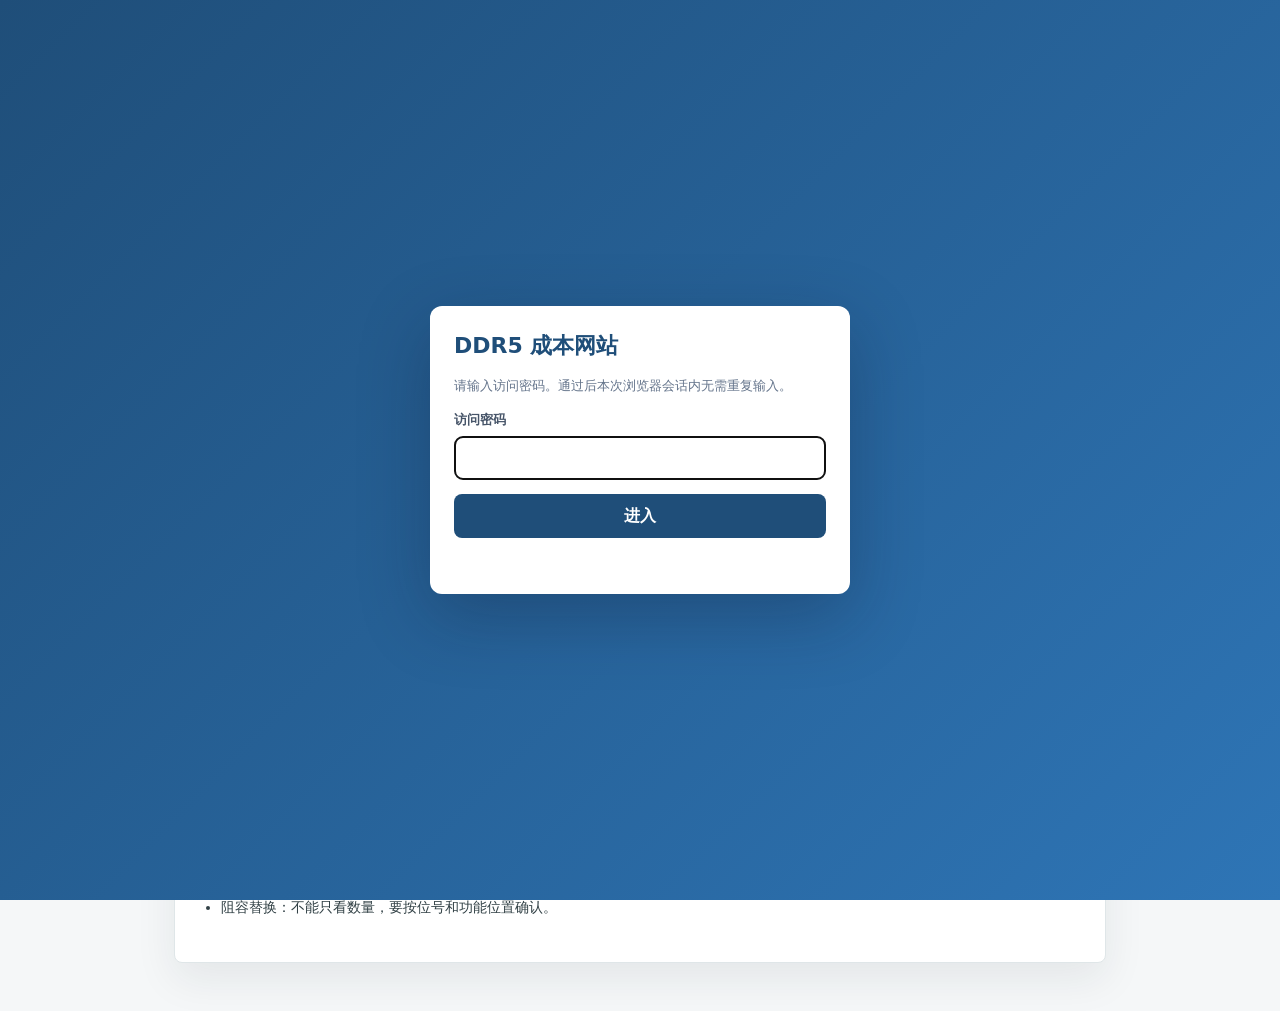
<file: guide.html>
<!doctype html>
<html lang="zh-CN">
  <head>
    <meta charset="UTF-8" />
    <meta name="viewport" content="width=device-width, initial-scale=1.0" />
    <title>DDR5 使用说明</title>
    <link rel="icon" href="/favicon.svg" type="image/svg+xml" />
    <link rel="stylesheet" href="/styles.css" />
    <style>
      body { background: #f5f7f8; }
      .guide {
        max-width: 980px;
        margin: 0 auto;
        padding: 32px 24px 48px;
      }
      .guide-card {
        background: #fff;
        border: 1px solid #dfe6e8;
        border-radius: 8px;
        box-shadow: 0 16px 42px rgba(25, 38, 45, 0.08);
        padding: 26px;
      }
      .guide h1 { font-size: 26px; margin-bottom: 8px; }
      .guide h2 { font-size: 18px; margin-top: 26px; margin-bottom: 10px; }
      .guide p, .guide li { color: #314045; line-height: 1.7; font-size: 14px; }
      .guide ul { padding-left: 20px; }
      .guide pre {
        background: #162125;
        color: #eef6f5;
        padding: 16px;
        border-radius: 8px;
        overflow: auto;
      }
      .guide-top {
        display: flex;
        justify-content: space-between;
        align-items: center;
        gap: 12px;
        margin-bottom: 18px;
      }
    </style>
    <script src="/access-gate.js?v=202606020845" defer></script>
</head>
  <body>
    <main class="guide">
      <div class="guide-top">
        <div>
          <h1>DDR5 硬件替换数据库使用说明</h1>
          <p>说明放旁边，主页面只做实际查询和录入。</p>
        </div>
        <a class="toolbar-button" href="/database.html?v=202605280910">返回数据库</a>
      </div>
      <section class="guide-card">
        <h2>目标</h2>
        <pre>板型 -> 每条用料 -> 每颗料数量 -> 替代料 -> 替代数量关系 -> 影响 -> 验证 -> 风险/状态</pre>

        <h2>日常使用顺序</h2>
        <ul>
          <li>先看硬件模块：判断物料属于 DRAM、PMIC、SPD Hub、CKD、阻容、PCB 哪一类。</li>
          <li>再看用量/替代料：确认每条内存用了几颗料，以及替代数量关系。</li>
          <li>录入新板型：填写板型、应用类型、容量、Rank、颗粒组织、颗粒数量、阻容数量、焊点数、风险。</li>
          <li>后续导入 BOM：每颗料都要落到实际用量，替代料必须写影响和验证项。</li>
        </ul>

        <h2>替代料必须写清楚</h2>
        <pre>原料：原供应商 / 原料号 / 原描述 / 每条用量
替代料：替代供应商 / 替代料号 / 替代描述 / 每条替代用量
数量关系：例如 1 pcs -> 1 pcs
影响：例如 SPD 读取、XMP/EXPO、温度读取、主板识别
验证：例如 SPD dump、MemTest、温升、主板兼容
状态：待验证 / 工程确认中 / 品质确认中 / 已批准 / 不通过
风险：低 / 中 / 中高 / 高</pre>

        <h2>高风险规则</h2>
        <ul>
          <li>DRAM 替换：高风险，必须看容量、x8/x16、Rank、SPD、平台兼容。</li>
          <li>PMIC 替换：高风险，必须看电压轨、上电时序、温升、老化。</li>
          <li>SPD Hub 替换：中高风险，必须看烧录、SPD dump、XMP/EXPO、温度读取、主板识别。</li>
          <li>CKD 替换：高风险，只在 CUDIMM/CSODIMM 里重点管理。</li>
          <li>阻容替换：不能只看数量，要按位号和功能位置确认。</li>
        </ul>
      </section>
    </main>
  </body>
</html>
</file>
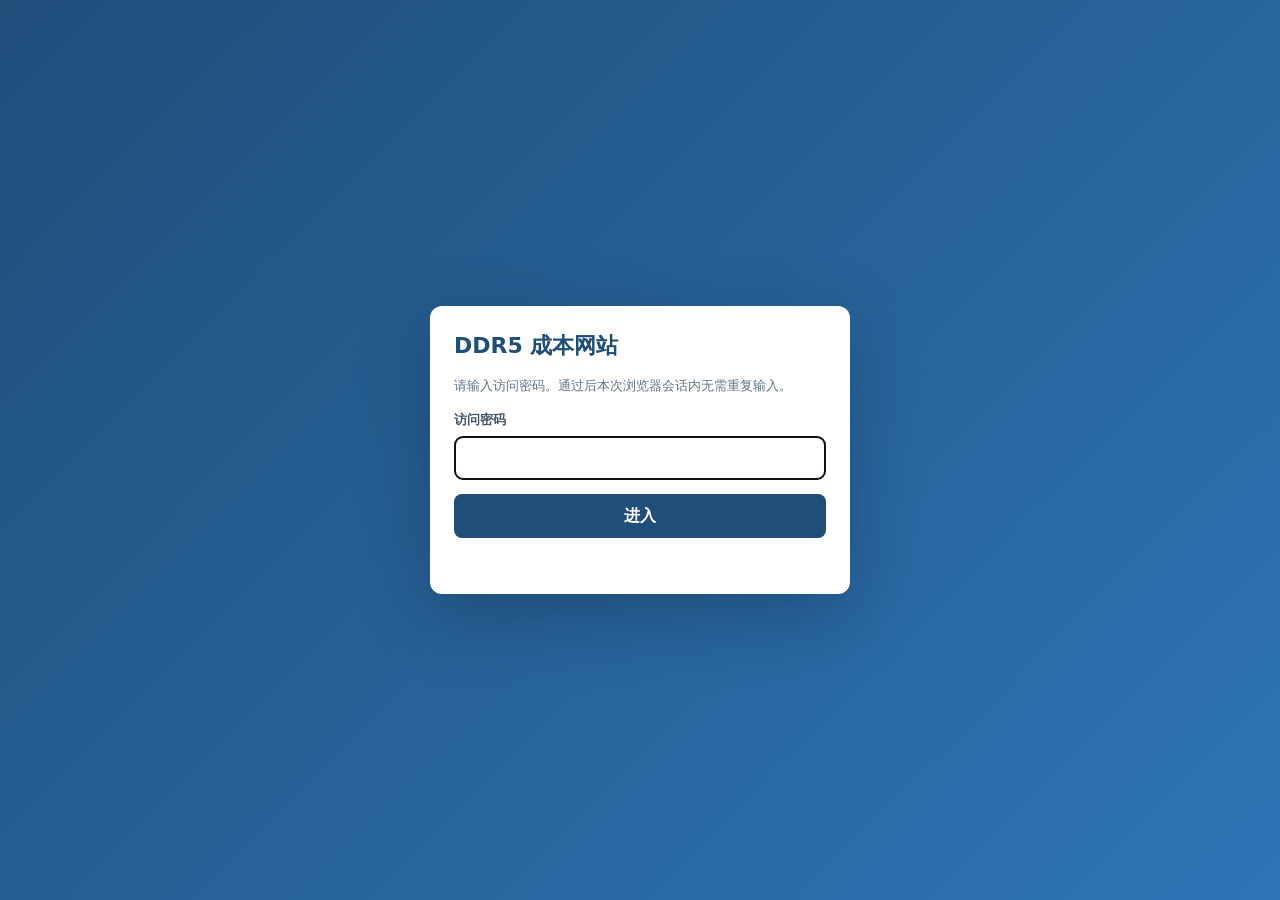
<file: production-admin.html>
<!doctype html>
<html lang="zh-CN">
  <head>
    <meta charset="UTF-8" />
    <meta name="viewport" content="width=device-width, initial-scale=1.0" />
    <title>DDR5 生产数据维护</title>
    <link rel="icon" href="/favicon.svg" type="image/svg+xml" />
    <link rel="stylesheet" href="/styles.css?v=202606020845" />
    <script src="/access-gate.js?v=202606020845" defer></script>
</head>
  <body class="production-admin-body">
    <section id="adminLogin" class="admin-login">
      <form id="loginForm" class="panel admin-login-card">
        <span>DDR5 Data Console</span>
        <h1>数据维护登录</h1>
        <p>上传、审核、发布数据前需要输入维护密码。</p>
        <label>维护密码
          <input id="adminPassword" type="password" autocomplete="current-password" />
        </label>
        <button class="admin-primary" type="submit">进入数据维护</button>
        <p id="loginError" class="admin-error"></p>
      </form>
    </section>

    <main id="adminShell" class="admin-shell admin-locked">
      <header class="admin-topbar">
        <div>
          <span>DDR5 Data Console</span>
          <h1>生产数据维护</h1>
          <p>价格、良率、BOM、加工费先进入待审核区，人工确认后才发布。</p>
        </div>
        <nav class="page-nav" aria-label="页面导航">
          <a class="nav-button" href="/production-official.html?v=202606020845">正式版</a>
          <a class="nav-button" href="/database.html?v=202605280910">数据库</a>
          <a class="nav-button" href="/sales-plan.html?v=202606021645">销售计划</a>
          <button class="nav-button" id="logoutBtn" type="button">退出</button>
        </nav>
      </header>

      <section class="admin-grid">
        <article class="panel admin-card">
          <h2>当前已确认数据</h2>
          <div id="latestSummary" class="admin-summary"></div>
        </article>

        <article class="panel admin-card">
          <h2>上传数据</h2>
          <form id="uploadForm" class="admin-upload">
            <label>数据类型
              <select id="dataType">
                <option value="auto" selected>自动识别 Excel / CSV / JSON</option>
                <option value="initial_data">初始全量 JSON</option>
                <option value="grain_price">颗粒价格</option>
                <option value="yield">良率</option>
                <option value="sorting">Sorting 单价</option>
                <option value="pcba_bom">PCBA BOM 报价</option>
                <option value="assembly_fee">加工费</option>
              </select>
            </label>
            <label>文件
              <input id="dataFile" type="file" accept=".json,.xlsx,.xls,.csv" />
            </label>
            <button class="admin-primary" type="submit">上传到待审核</button>
          </form>
          <p class="admin-note">支持 JSON、CloudBase 每行一条 JSON、Excel、CSV。解析后先比对，人工确认后才发布。</p>
        </article>
      </section>

      <section class="panel admin-card">
        <div class="admin-section-head">
          <h2>待审核记录</h2>
          <button class="admin-secondary" id="refreshBtn" type="button">刷新</button>
        </div>
        <div id="reviewList" class="admin-review-list"></div>
      </section>
    </main>
    <script src="/production-admin.js?v=202606020845"></script>
  </body>
</html>
</file>
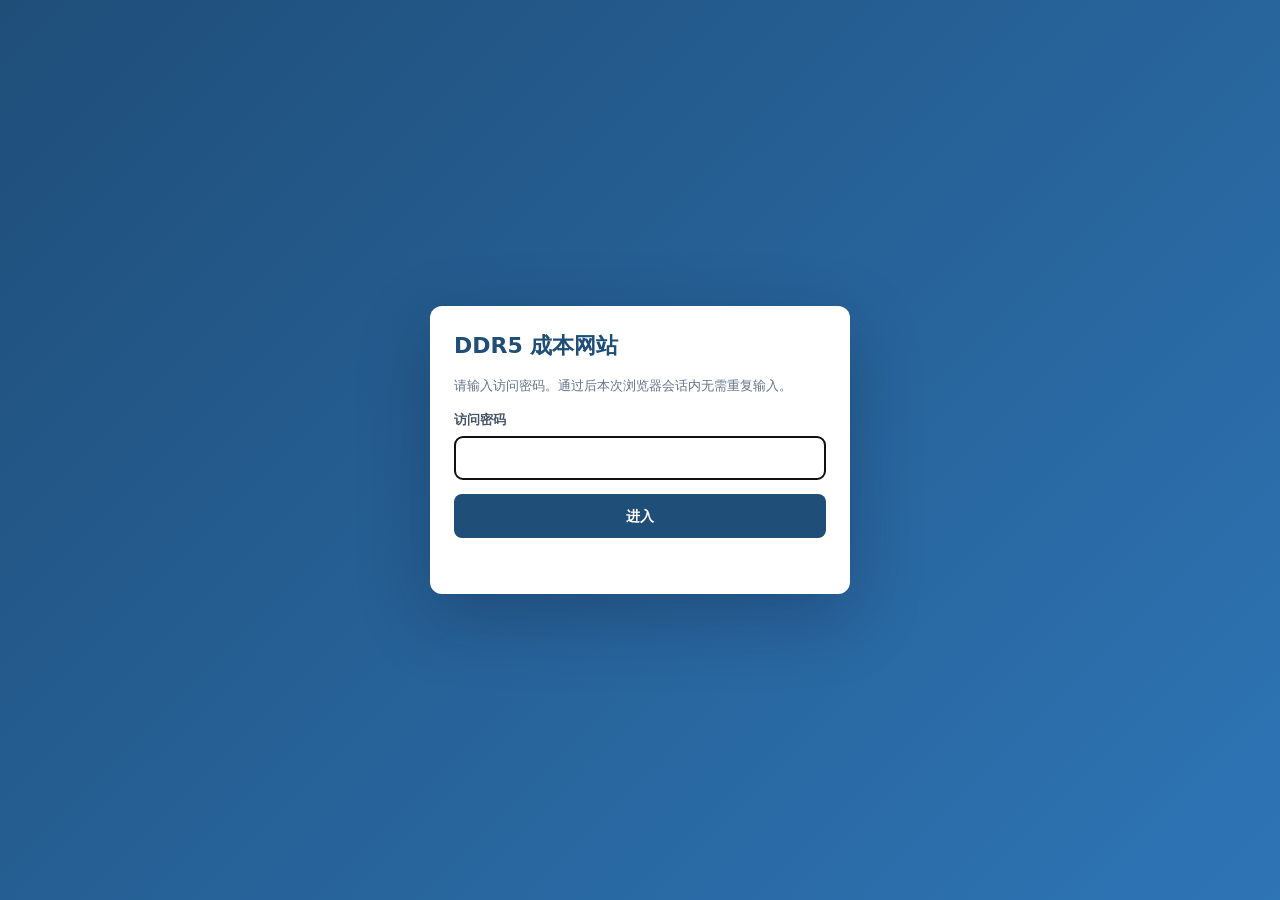
<file: production-local.html>
<!doctype html>
<html lang="zh-CN">
  <head>
    <meta charset="UTF-8" />
    <meta name="viewport" content="width=device-width, initial-scale=1.0" />
    <title>DDR5 生产决策本地版</title>
    <link rel="icon" href="/favicon.svg" type="image/svg+xml" />
    <link rel="stylesheet" href="/styles.css?v=202606020845" />
    <script src="/access-gate.js?v=202606020845" defer></script>
</head>
  <body class="production-local-body">
    <main class="local-shell">
      <header class="local-topbar">
        <div>
          <p class="local-eyebrow">DDR5 Production Cost</p>
          <h1>生产决策本地版</h1>
        </div>
        <div class="local-status-card">
          <span id="stepBadge">步骤 1/3</span>
          <strong id="flowStatus">待输入</strong>
        </div>
      </header>

      <nav class="local-tabs" aria-label="生产决策导航">
        <button class="local-tab decision-step decision-step-active" type="button" data-step="grain">
          <span>01</span>
          <strong>颗粒测试</strong>
        </button>
        <button class="local-tab decision-step" type="button" data-step="board">
          <span>02</span>
          <strong>板型匹配</strong>
        </button>
        <button class="local-tab decision-step" type="button" data-step="cost">
          <span>03</span>
          <strong>成本核算</strong>
        </button>
        <a class="local-tab local-tab-link" href="/production.html?v=202605291930">
          <span>保留</span>
          <strong>原版页面</strong>
        </a>
        <a class="local-tab local-tab-link" href="/production-official.html?v=202606020845">
          <span>正式</span>
          <strong>21板型版</strong>
        </a>
        <a class="local-tab local-tab-link" href="/production-admin.html?v=202606020845">
          <span>维护</span>
          <strong>数据上传</strong>
        </a>
        <a class="local-tab local-tab-link" href="/database.html?v=202605280910">
          <span>数据库</span>
          <strong>板型 BOM</strong>
        </a>
      </nav>

      <section class="local-kpi-grid" aria-label="数据库状态">
        <article>
          <span>总板型</span>
          <strong id="metricBoards">-</strong>
        </article>
        <article>
          <span>完整 BOM</span>
          <strong id="metricComplete">-</strong>
        </article>
        <article>
          <span>物料明细</span>
          <strong id="metricMaterials">-</strong>
        </article>
        <article>
          <span>报价</span>
          <strong id="metricQuotes">-</strong>
        </article>
      </section>

      <section class="local-workspace" data-decision-panel="grain">
        <form class="local-control-card">
          <div class="local-section-title">
            <h2>颗粒基本信息</h2>
            <span>先录入测试批次、规格和单价</span>
          </div>
          <div class="local-form-grid">
            <label>颗粒厂
              <select id="grainBrand"></select>
            </label>
            <label>颗粒等级
              <select id="grainGrade"></select>
            </label>
            <label>颗粒规格
              <select id="grainDensity"></select>
            </label>
            <label>颗粒单价（USD）
              <input id="grainPrice" type="number" min="0" step="0.001" value="0.00" />
            </label>
            <label>测试总数量（颗）
              <input id="testQty" type="number" min="0" step="1" value="10000" />
            </label>
            <label>良率（%）
              <input id="yieldRate" type="number" min="0" max="100" step="0.01" value="95" />
            </label>
            <label>Sorting 成本（USD/颗）
              <input id="sortingCost" type="number" min="0" step="0.001" value="0.05" />
            </label>
          </div>
        </form>

        <aside class="local-result-card">
          <div class="local-hero-metric">
            <span>当前阶段</span>
            <strong>颗粒测试</strong>
          </div>
          <div class="local-note-list">
            <p>数据来源：颗粒测试输入 + DDR5 板型数据库。</p>
            <p>下一步会按 S/U、容量、x8/x16 自动筛选完整 BOM 板型。</p>
          </div>
          <div class="decision-actions">
            <button class="decision-primary" type="button" data-next-step="board">下一步：板型匹配</button>
          </div>
        </aside>
      </section>

      <section class="local-workspace decision-hidden" data-decision-panel="board">
        <form class="local-control-card">
          <div class="local-section-title">
            <h2>市场需求</h2>
            <span>按客户需求选择 S / U 和容量</span>
          </div>
          <div class="local-form-grid local-form-grid-3">
            <label>S / U
              <select id="moduleType">
                <option value="UDIMM">UDIMM</option>
                <option value="SODIMM">SODIMM</option>
              </select>
            </label>
            <label>容量
              <select id="capacity">
                <option value="8">8GB</option>
                <option value="16" selected>16GB</option>
                <option value="32">32GB</option>
                <option value="64">64GB</option>
              </select>
            </label>
            <label>匹配策略
              <select id="matchMode">
                <option value="strict">按规格严格匹配</option>
                <option value="all">显示同容量全部板型</option>
              </select>
            </label>
          </div>
        </form>

        <section class="local-list-card">
          <div class="local-section-title">
            <h2>匹配板型</h2>
            <strong id="matchCount">0 个</strong>
          </div>
          <div id="decisionBoardList" class="decision-board-list local-board-list"></div>
          <div class="decision-actions">
            <button class="decision-secondary" type="button" data-next-step="grain">上一步</button>
            <button class="decision-primary" type="button" data-next-step="cost">下一步：成本核算</button>
          </div>
        </section>
      </section>

      <section class="local-workspace decision-hidden" data-decision-panel="cost">
        <section class="local-result-card local-result-wide">
          <div class="local-section-title">
            <h2>生产建议</h2>
            <strong id="costStatus">待选择板型</strong>
          </div>
          <div class="local-summary-grid">
            <div class="local-summary-focus">
              <span>单条预估成本</span>
              <strong id="summaryUnitCost">-</strong>
            </div>
            <div>
              <span>选定板型</span>
              <strong id="summaryBoard">-</strong>
            </div>
            <div>
              <span>可生产数量</span>
              <strong id="summaryModules">-</strong>
            </div>
            <div>
              <span>总预估成本</span>
              <strong id="summaryTotalCost">-</strong>
            </div>
          </div>
        </section>

        <section class="local-list-card">
          <div class="local-section-title">
            <h2>成本拆分</h2>
            <span>颗粒 + Sorting + BOM/PCBA</span>
          </div>
          <div class="local-summary-grid">
            <div><span>颗粒成本/条</span><strong id="grainCostPerModule">-</strong></div>
            <div><span>Sorting 成本/条</span><strong id="sortingCostPerModule">-</strong></div>
            <div><span>BOM/PCBA 成本/条</span><strong id="bomCostPerModule">-</strong></div>
            <div><span>PCB 判断</span><strong id="pcbDecision">-</strong></div>
          </div>
          <div class="decision-actions">
            <button class="decision-secondary" type="button" data-next-step="board">上一步</button>
            <a class="decision-primary" href="/database.html?v=202605280910">查看板型 BOM</a>
          </div>
        </section>
      </section>
    </main>

    <script src="/tools/grain-test/data.js?v=202605280843"></script>
    <script src="/tools/dimm-cost-calculator/data.js?v=202605280843"></script>
    <script src="/production.js?v=202605291930"></script>
  </body>
</html>
</file>
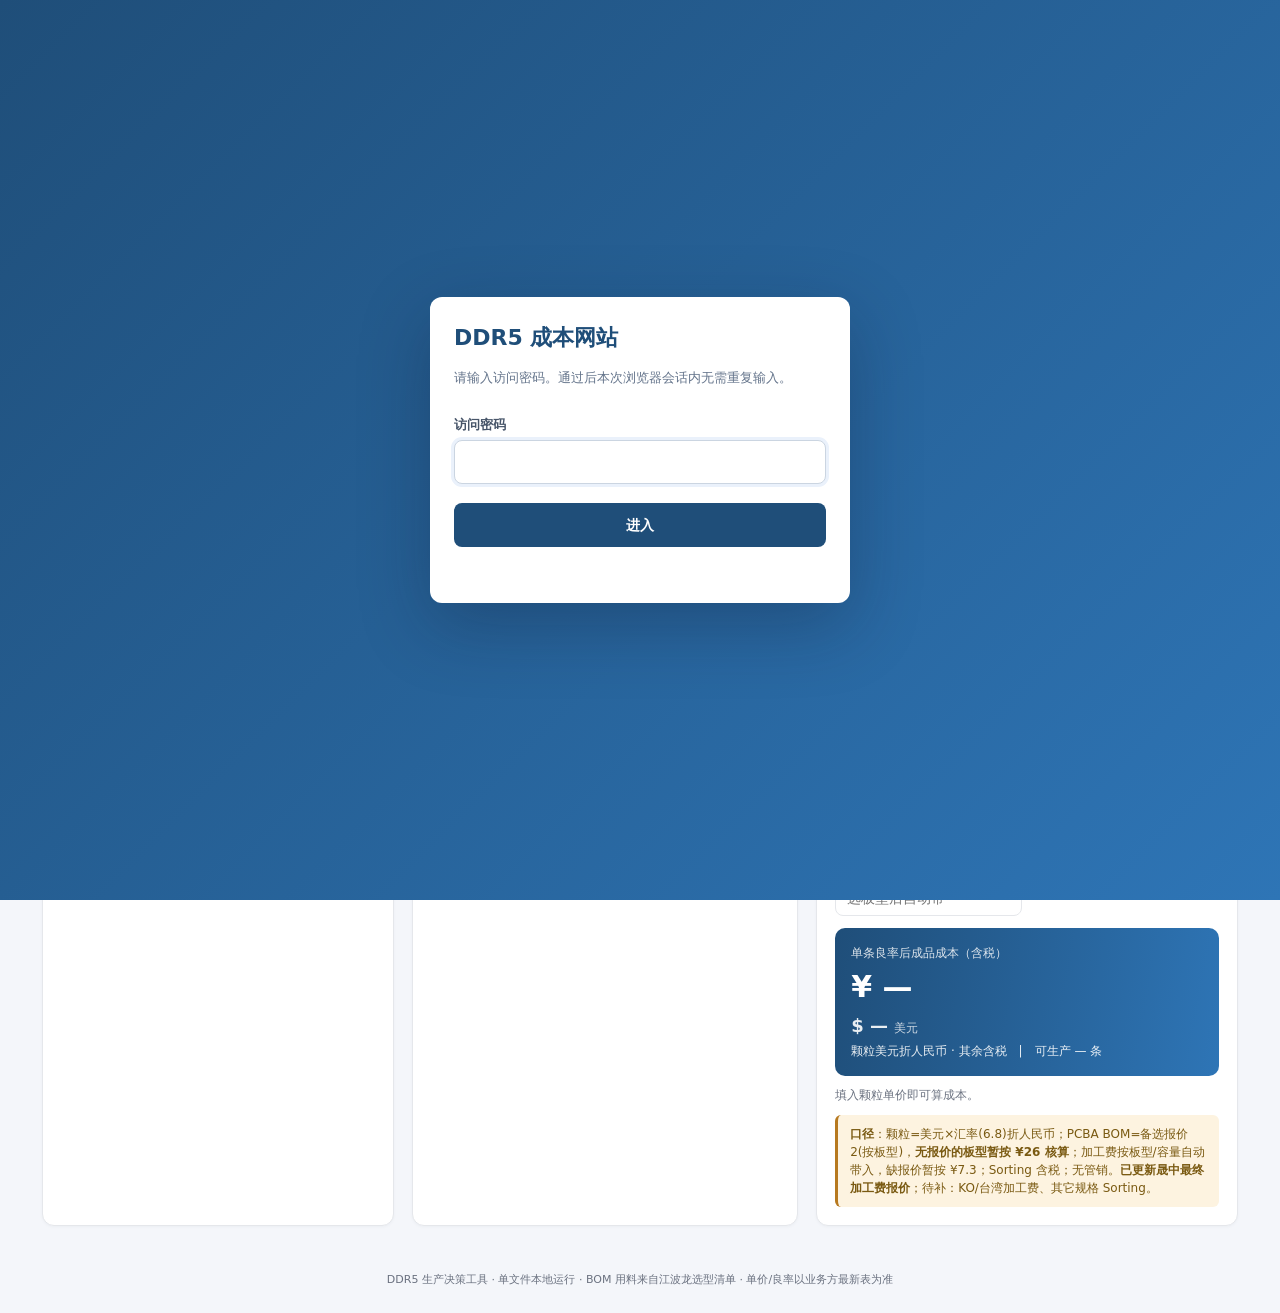
<file: production-official.html>
<!DOCTYPE html>
<html lang="zh-CN">
<head>
<meta charset="UTF-8">
<meta name="viewport" content="width=device-width, initial-scale=1.0">
<title>DDR5 生产决策工具</title>
<link rel="icon" href="/favicon.svg" type="image/svg+xml">
<style>
:root{--bg:#f4f6fa;--card:#fff;--ink:#1f2937;--muted:#6b7280;--line:#e5e7eb;--navy:#1f4e79;--blue:#2e75b6;--blue-soft:#eaf1fb;--green:#1f9d55;--green-soft:#e8f6ee;--amber:#b7791f;--amber-soft:#fdf3e0;--red:#c0392b;--red-soft:#fdecea;--radius:12px}
*{box-sizing:border-box;margin:0;padding:0}
body{font-family:"Microsoft YaHei","PingFang SC",system-ui,sans-serif;background:var(--bg);color:var(--ink);font-size:14px;line-height:1.5}
header{background:linear-gradient(100deg,#1f4e79,#2e75b6);color:#fff;padding:18px 26px;display:flex;align-items:center;justify-content:space-between;flex-wrap:wrap;gap:10px}
header h1{font-size:19px;font-weight:700;letter-spacing:.5px}
header .sub{font-size:12px;opacity:.85;margin-top:3px}
nav{display:flex;gap:4px;background:#fff;padding:6px 20px;border-bottom:1px solid var(--line);position:sticky;top:0;z-index:20;flex-wrap:wrap}
nav button{border:none;background:transparent;padding:9px 16px;border-radius:8px;font-size:14px;color:var(--muted);cursor:pointer;font-weight:600}
nav button.active{background:var(--blue-soft);color:var(--navy)}
nav button:hover{background:#f0f4fa}
main{max-width:1240px;margin:0 auto;padding:22px}
.page{display:none}.page.active{display:block}
.grid{display:grid;gap:18px}.cols-3{grid-template-columns:1fr 1.1fr 1.2fr}
@media(max-width:980px){.cols-3{grid-template-columns:1fr}}
.card{background:var(--card);border:1px solid var(--line);border-radius:var(--radius);padding:18px;box-shadow:0 1px 3px rgba(20,40,80,.04)}
.card h2{font-size:15px;color:var(--navy);margin-bottom:14px;padding-bottom:8px;border-bottom:2px solid var(--blue-soft);display:flex;align-items:center;gap:8px}
.card h2 .n{background:var(--navy);color:#fff;width:22px;height:22px;border-radius:50%;display:inline-flex;align-items:center;justify-content:center;font-size:12px;flex:0 0 auto}
label{display:block;font-size:12px;color:var(--muted);margin:12px 0 5px;font-weight:600}
select,input{width:100%;padding:9px 11px;border:1px solid var(--line);border-radius:8px;font-size:14px;background:#fff;color:var(--ink);font-family:inherit}
select:focus,input:focus{outline:none;border-color:var(--blue);box-shadow:0 0 0 3px var(--blue-soft)}
select:disabled{background:#f7f8fa;color:#aaa}
.row2{display:grid;grid-template-columns:1fr 1fr;gap:10px}
.pill{display:inline-block;padding:2px 9px;border-radius:20px;font-size:11px;font-weight:700}
.pill.green{background:var(--green-soft);color:var(--green)}.pill.amber{background:var(--amber-soft);color:var(--amber)}.pill.red{background:var(--red-soft);color:var(--red)}.pill.blue{background:var(--blue-soft);color:var(--navy)}.pill.grey{background:#eef0f3;color:#666}
.derive{background:var(--blue-soft);border-radius:10px;padding:14px;margin-top:6px}
.derive .big{font-size:26px;font-weight:800;color:var(--navy)}.derive .lab{font-size:12px;color:var(--blue);font-weight:600}
.kv{display:flex;justify-content:space-between;padding:7px 0;border-bottom:1px dashed var(--line);font-size:13px}
.kv:last-child{border-bottom:none}.kv .k{color:var(--muted)}.kv .v{font-weight:700}
.boards{margin-top:6px;max-height:300px;overflow:auto}
.board{border:1px solid var(--line);border-radius:9px;padding:10px 12px;margin-bottom:8px;cursor:pointer;transition:.15s}
.board:hover{border-color:var(--blue);background:var(--blue-soft)}
.board.sel{border-color:var(--blue);background:var(--blue-soft);box-shadow:0 0 0 2px var(--blue-soft)}
.board.main{border-color:#9bd8b3;background:#fbfffd}
.board.alt{background:#fafafa}
.board .t{font-weight:700;font-size:14px;display:flex;justify-content:space-between;align-items:center}
.board .m{font-size:12px;color:var(--muted);margin-top:3px}
.boardSection{border:1px solid var(--line);border-radius:10px;padding:10px;margin-bottom:10px;background:#fff}
.boardSection.mainSection{border-color:#bfe8cf;background:#f7fcf9}
.boardSectionTitle{display:flex;justify-content:space-between;align-items:center;font-size:12px;color:var(--muted);margin-bottom:8px}
.boardSectionTitle b{font-size:13px;color:var(--green)}
.altBoards{border:1px dashed var(--line);border-radius:10px;background:#fbfbfc}
.altBoards summary{cursor:pointer;color:#64748b;font-size:12px;padding:10px 12px;display:flex;justify-content:space-between;align-items:center}
.altBoards summary b{color:#475569}.altBoards summary em{font-style:normal;color:#94a3b8}
.altBoards .boardSection{border:none;border-top:1px solid var(--line);border-radius:0;margin:0;background:#fff}
.cost-total{background:linear-gradient(100deg,#1f4e79,#2e75b6);color:#fff;border-radius:10px;padding:16px;margin-top:12px}
.cost-total .ct-lab{font-size:12px;opacity:.85}.cost-total .ct-big{font-size:30px;font-weight:800;margin:2px 0}.cost-total .ct-sub{font-size:12px;opacity:.9}
table{width:100%;border-collapse:collapse;font-size:13px}
th,td{padding:8px 10px;text-align:left;border-bottom:1px solid var(--line)}
th{background:var(--navy);color:#fff;font-weight:600;position:sticky;top:0;font-size:12px}
tbody tr:hover{background:#f6f9fd}
td.num,th.num{text-align:right;font-variant-numeric:tabular-nums}
.note{font-size:12px;color:var(--muted);margin-top:10px;line-height:1.6}
.filters{display:flex;gap:8px;flex-wrap:wrap;margin-bottom:12px}
.filters select,.filters input{width:auto;min-width:120px}
.warn{background:var(--amber-soft);border-left:3px solid var(--amber);padding:10px 12px;border-radius:6px;font-size:12px;color:#7a5a12;margin-top:10px}
.flow{display:flex;align-items:center;gap:6px;font-size:12px;color:var(--muted);margin-bottom:14px;flex-wrap:wrap}.flow b{color:var(--navy)}
footer{text-align:center;color:var(--muted);font-size:11px;padding:24px}.muted{color:var(--muted)}
.bomwrap{margin-top:10px;border:1px solid var(--line);border-radius:10px;overflow:hidden;display:none}
.bomwrap.show{display:block}
.bomhead{background:var(--blue-soft);padding:10px 14px;font-weight:700;color:var(--navy);font-size:13px;display:flex;justify-content:space-between}
.catbar{display:flex;flex-wrap:wrap;gap:6px;padding:10px 14px;border-bottom:1px solid var(--line)}
.catbar .c{background:#eef2f8;border-radius:6px;padding:3px 9px;font-size:12px}.catbar .c b{color:var(--navy)}
.dbrow-bom{background:#fafbfd}
.linkbtn{cursor:pointer;color:var(--blue);font-weight:600}
</style>
  <script src="/access-gate.js?v=202606020845" defer></script>
</head>
<body>
<header>
  <div><h1>DDR5 生产决策工具</h1>
  <div class="sub">颗粒为主 · 成品跟随　|　只推荐最终选用板型 · 简单核算</div></div>
  <div class="sub" style="text-align:right">BOM 数据来自江波龙选型清单（20 板型有料）<br>单价类数据待业务方报价表录入</div>
</header>
<nav>
  <button class="active" data-p="decide">① 生产决策</button>
  <button data-p="db">② 板型数据库 / BOM</button>
  <button data-p="yieldref">③ 良率参考</button>
  <button data-p="ref">④ 规格 / 联动说明</button>
  <button onclick="location.href='/production-admin.html?v=202606020845'">⑤ 数据维护</button>
  <button onclick="location.href='/sales-plan.html?v=202606021645'">⑥ 销售计划</button>
</nav>
<main>
<section class="page active" id="decide">
  <div class="flow">流程：<b>选颗粒</b>（原厂→等级→规格）→ <b>联动容量/板型</b> → <b>选加工厂 &amp; 录单价</b> → <b>算成本</b></div>
  <div class="grid cols-3">
    <div class="card">
      <h2><span class="n">1</span>颗粒选型</h2>
      <label>颗粒原厂（必选）</label><select id="brand"></select>
      <label>颗粒等级（随原厂联动）</label><select id="grade" disabled></select>
      <label>颗粒规格（随原厂+等级联动）</label><select id="spec" disabled></select>
      <div class="row2">
        <div><label>目标容量</label><select id="targetCap"><option value="8">8GB</option><option value="16" selected>16GB</option><option value="32">32GB</option><option value="64">64GB</option></select></div>
        <div><label>颗粒投单数量</label><input id="order" type="number" value="100000"></div>
      </div>
      <label>颗粒数量 / 条</label>
      <input id="dies" type="text" value="自动" readonly style="background:#f7f8fa;color:#1f2937;font-weight:800">
      <div class="derive" style="margin-top:14px"><div class="lab">单颗容量</div><div class="big" id="dieGb">—</div></div>
    </div>
    <div class="card">
      <h2><span class="n">2</span>容量 &amp; 板型联动</h2>
      <div class="derive"><div class="lab">推导 DIMM 容量</div><div class="big" id="capOut">—</div><div class="lab" id="capFormula" style="margin-top:4px"></div></div>
      <label style="margin-top:14px">产品类型 U / S</label>
      <select id="productType"><option value="">不限</option><option value="UDIMM">U · UDIMM</option><option value="SODIMM">S · SODIMM</option></select>
      <label style="margin-top:14px">RGB 需求</label>
      <select id="rgbNeed"><option value="-">普通非 RGB</option><option value="RGB">RGB</option></select>
      <label style="margin-top:14px">推荐板型（简单模式）</label>
      <div class="boards" id="boardList"><div class="muted" style="padding:16px;text-align:center">先选定颗粒规格…</div></div>
      <div class="note">规则：非 RGB 按产线定板厂，台湾/亿豪用 KO，国内晟中用欣强；RGB 只用 KO；自研只用于长鑫 SODIMM，放备选。</div>
    </div>
    <div class="card">
      <h2><span class="n">3</span>成本核算</h2>
      <label>颗粒批次（按所选颗粒联动 · 决定良率与来料量）</label>
      <select id="batch"><option value="">先选定颗粒规格…</option></select>
      <div id="batchInfo" class="note" style="margin-top:4px"></div>
      <label>产地 / 产线（固定 测试厂 + 加工厂）</label>
      <select id="region"><option value="cn" selected>国内 — 广芯测试 · 晟中加工</option><option value="tw">台湾 — 亿豪测试 · 亿豪加工</option></select>
      <div class="row2"><div><label>汇率 USD→CNY</label><input id="rate" type="number" step="0.01" value="6.80"></div><div style="display:flex;align-items:flex-end"><span style="color:#999;font-size:12px;padding-bottom:10px">结果同时显示 ¥ / $</span></div></div>
      <label>成本方案（非颗粒侧）</label><div style="padding:9px 11px;background:#eaf1fb;border-radius:8px;font-size:14px;color:#1f4e79;font-weight:700">备选报价2（降本方案 · 已固定）</div>
      <div class="row2"><div><label>Sorting 良率 %</label><input id="yield" type="number" step="0.01" value="98.65"></div>
      <div><label>加工费口径</label><select id="feeMode"><option value="full" selected>含盖面</option><option value="nc">不含盖面</option></select></div></div>
      <label style="color:#1f4e79;font-weight:800;font-size:13px;margin-top:14px">★ 颗粒单价 — 唯一必填（颗粒多为美元报价）</label>
      <div class="row2"><div><select id="dieCur"><option value="usd" selected>$ 美元/颗</option><option value="cny">¥ 人民币/颗</option></select></div><div><input id="pDie" type="number" step="0.01" placeholder="颗粒报价" style="border-color:#2e75b6;box-shadow:0 0 0 3px #eaf1fb"></div></div>
      <div class="note" style="margin:10px 0 4px">其余单价将随<b>颗粒测试厂 / 板型物料 / 成品加工厂自动核算</b> —— 待接入业务方单价表后生效。下方可手动覆盖：</div>
      <div class="row2"><div><label>颗粒测试费/Sorting(¥/颗) <span class="pill green" style="font-size:9px">按规格·自动</span></label><input id="pSort" type="number" step="0.01" placeholder="选规格自动带"></div>
      <div><label>成品加工费(¥/条) <span class="pill amber" style="font-size:9px">按板型·自动</span></label><input id="pAsm" type="number" step="0.01" value="7.3" placeholder="选板型后自动带"></div></div>
      <div class="row2"><div><label>PCBA BOM·非颗粒物料(¥/条) <span class="pill green" style="font-size:9px">按板型·自动</span></label><input id="pBom" type="number" step="0.01" placeholder="选板型后自动带"></div><div></div></div>
      <div class="cost-total"><div class="ct-lab">单条良率后成品成本（含税）</div><div class="ct-big" id="costTax">¥ —</div>
      <div class="ct-sub" style="font-size:18px;font-weight:800;color:#fff;margin:3px 0"><span id="costUsd">$ —</span> <span style="font-size:12px;font-weight:400;opacity:.85">美元</span></div>
      <div class="ct-sub">颗粒美元折人民币 · 其余含税　|　可生产 <span id="pcs">—</span> 条</div></div>
      <div id="costBreak"></div>
      <div class="warn"><b>口径</b>：颗粒=美元×汇率(6.8)折人民币；PCBA BOM=备选报价2(按板型)，<b>无报价的板型暂按 ¥26 核算</b>；加工费按板型/容量自动带入，缺报价暂按 ¥7.3；Sorting 含税；无管销。<b>已更新晟中最终加工费报价</b>；待补：KO/台湾加工费、其它规格 Sorting。</div>
    </div>
  </div>
</section>

<section class="page" id="db">
  <div class="card">
    <h2>板型数据库 / BOM（最终选用 14 款 · 历史保留 21 款）</h2>
    <div class="filters">
      <select id="fFab"><option value="">全部板厂</option><option>欣强(BP)</option><option>KO</option><option>自研</option></select>
      <select id="fType"><option value="">全部类型</option><option>UDIMM</option><option>SODIMM</option></select>
      <select id="fRank"><option value="">全部 Rank</option><option>1Rx8</option><option>2Rx8</option><option>1Rx4</option><option>1Rx16</option></select>
      <select id="fRgb"><option value="">RGB 不限</option><option value="RGB">仅 RGB</option><option value="-">仅非 RGB</option></select>
      <input id="fKey" placeholder="搜索短码 / PBA…" style="min-width:180px">
    </div>
    <div style="max-height:600px;overflow:auto">
      <table id="dbTable"><thead><tr><th>PBA</th><th>板厂</th><th>类型</th><th>Rank</th><th>板型短码</th><th>层数</th><th>容量</th><th>颗粒最大尺寸</th><th>RGB</th><th>BOM</th></tr></thead><tbody></tbody></table>
    </div>
    <div class="note" id="dbCount"></div>
  </div>
</section>

<section class="page" id="yieldref">
  <div class="card">
    <h2>同品牌同等级 · 批次去重后加权良率（快照：2026-05-15）</h2>
    <table><thead><tr><th>颗粒厂</th><th>等级</th><th class="num">加权良率</th><th>判断</th></tr></thead><tbody>
      <tr><td>长鑫</td><td>eTT</td><td class="num">99.99%</td><td><span class="pill green">最优·稳定</span> 另有1批未开始</td></tr>
      <tr><td>长鑫</td><td>UTT</td><td class="num">98.65%</td><td><span class="pill green">可用于核算</span></td></tr>
      <tr><td>镁光</td><td>PG</td><td class="num">95.47% / 94.91%</td><td><span class="pill amber">含进行中/仅已完成</span> 5/22升至95.71%</td></tr>
      <tr><td>南亚</td><td>DM</td><td class="num">64.67%</td><td><span class="pill red">仅"只测开机"·谨慎</span></td></tr>
      <tr><td>镁光</td><td>PR</td><td class="num">暂无</td><td><span class="pill grey">无有效良率·不进核算</span></td></tr>
    </tbody></table>
    <div class="warn">某一时刻快照，会变动。正式核算读最新良率表重算（测试厂+品牌+等级+规格+PN+批次 分组，同批次多档位先合并，再按来料量加权）。可把良率填回「③成本核算」。</div>
  </div>
</section>

<section class="page" id="ref">
  <div class="grid" style="grid-template-columns:1fr 1fr">
    <div class="card"><h2>颗粒规格换算（D5 专用）</h2>
      <table><thead><tr><th>规格</th><th class="num">容量</th><th>说明</th></tr></thead><tbody>
        <tr><td>1G8</td><td class="num">8 Gb</td><td>1G 深度 × 8 位宽</td></tr>
        <tr><td>1G16</td><td class="num">16 Gb</td><td>1G 深度 × 16 位宽</td></tr>
        <tr><td>2G8</td><td class="num">16 Gb</td><td>2G 深度 × 8 位宽</td></tr>
        <tr><td>3G8</td><td class="num">24 Gb</td><td>3G 深度 × 8 位宽</td></tr>
        <tr><td>4G8</td><td class="num">32 Gb</td><td>4G 深度 × 8 位宽</td></tr>
      </tbody></table>
      <div class="note">当前默认产品容量：1G8→8GB，1G16→8GB，2G8→16GB，3G8→24GB，4G8→32GB。公式：DIMM容量(GB)=颗粒容量Gb÷8×颗粒数/条；当前最终推荐优先按 8 颗 1Rx8 或 4 颗 1Rx16 走。</div>
    </div>
    <div class="card"><h2>原厂 → 等级 → 规格 联动</h2>
      <table><thead><tr><th>原厂</th><th>等级</th><th>可选规格</th></tr></thead><tbody id="linkTable"></tbody></table>
      <div class="note">等级不是全局通用列表；DM 是南亚的等级。</div>
    </div>
  </div>
</section>
</main>
<footer>DDR5 生产决策工具 · 单文件本地运行 · BOM 用料来自江波龙选型清单 · 单价/良率以业务方最新表为准</footer>
<script>
const LINK={"长鑫":{UTT:["2G8"],eTT:["2G8"]},"南亚":{DM:["1G8","1G16"]},"镁光(Micron/SpecTek)":{PG:["1G8","2G8","3G8","4G8"],TP:["1G8","2G8","3G8","4G8"],PR:["1G8","2G8","3G8","4G8"]},"三星":{P:["2G8"],B:["2G8"]},"海力士(SK hynix)":{M:["2G8","3G8"],A:["2G8"]}};
const SPEC_GB={"1G8":8,"1G16":16,"2G8":16,"3G8":24,"4G8":32};
const SPEC_DEFAULT_CAP={"1G8":8,"1G16":8,"2G8":16,"3G8":24,"4G8":32};
const BOARDS=[{"pba":"PBA0018C2163","fab":"欣强(BP)","type":"UDIMM","rank":"1Rx8","short":"BA5UR02","layer":"10L","rgb":"RGB","cap":"16GB","bom":[{"pn":"DDR5_RGB_UDIMM_BP_BA5UR02_A","name":"原理图PCBA","param":"","qty":1,"ref":""},{"pn":"PCM0002A3425","name":"线路板","param":"BA5UR02(Black)#DIMM#10L#U-DIMM#哑黑#133.35*31.25mm#1.27mm#FR","qty":1,"ref":""},{"pn":"CAP1007A0001","name":"电容","param":"0.1uF#16V#10%#MLCC#C0201#X5R#0.3mm#CL03A104KO3NNNC#ROHS#1","qty":12,"ref":"CBT000,CBT001,CBT002,CIO001,CSP001"},{"pn":"CAP0013A0005","name":"电容","param":"1uF#6.3V#20%#MLCC#C0201#X5R#0.3mm#CL03A105MQ3CSNH#ROHS+无卤#","qty":2,"ref":"CIO002,CSP002"},{"pn":"CAP0226B0010","name":"电容","param":"2.2uF#6.3V#20%#MLCC#C0402#X5R##CL05A225MQ5NSNC","qty":16,"ref":"CVP000,CVP001,CVP002,CVP003,CVP004"},{"pn":"ECM0001A0040","name":"电容","param":"4.7uF#10V#10%#MLCC#C0402#X5R#NA#CL05A475KP5NRNC#ROHS#1","qty":46,"ref":"CIO000,CSP000,CVD000,CVD001,CVD002"},{"pn":"CAP0224C0004","name":"电容","param":"22uF#10V#20%#MLCC#C0603#X5R#0.8mm#CL10A226MP8NUNE#ROHS#1","qty":12,"ref":"CVD102,CVD103,CVI004,CVI005,CVI006"},{"pn":"ECM0001A0271","name":"电容","param":"47uF#6.3V#20%#MLCC#C0603#X5R#0.8mm#CM105X5R476M06AT#ROHS+无","qty":6,"ref":"CVD100,CVD101,CVP100,CVP101,CVQ100"},{"pn":"REP0331B0001","name":"电阻","param":"33R#5%#Fix-Res#R0402#1/16W#CR0402JF0330G#ROHS+无卤#1","qty":4,"ref":"R022,R023,R024,R025"},{"pn":"ECM0002A0041","name":"电阻","param":"39R#5%#Fix-Res#R0402#1/16W#CR0402JF0390G#ROHS#NA","qty":2,"ref":"R026,R027"},{"pn":"ECM0002A0056","name":"电阻","param":"47R#5%#Fix-Res#R0402#1/16W#CR0402JF0470G#ROHS#NA","qty":1,"ref":"R021"},{"pn":"REP0241B0001","name":"电阻","param":"240R#1%#Fix-Res#R0402#1/16W#CR0402FF2400G#ROHS+无卤#1","qty":8,"ref":"R001,R002,R003,R004,R005,R006,R007"},{"pn":"ECM0034A0023","name":"MCU","param":"6K5850UA0#QFN32_THD89#MCU#5*5*0.75mm#3#ROHS","qty":1,"ref":"M1"},{"pn":"ECM0013A0046","name":"MOS管","param":"SPN6435S36RGB#N-CH#SOT-363#NA#NA#NA#NA#ROHS+无卤#3","qty":1,"ref":"M2"},{"pn":"ECM0005A0176","name":"电源芯片","param":"AIC1748AH-33GV5TR#LDO#SOT23-5#600mA#2.3V to 6.0V#NA#0.8V t","qty":1,"ref":"M4"},{"pn":"REP0000B0001","name":"电阻","param":"0R#5%#Fix-Res#R0402#1/16W#CR0402JF0000G#ROHS+无卤#1","qty":3,"ref":"R5,R6,R60"},{"pn":"ECM0002A0448","name":"电阻","param":"124R#1%#Fix-Res#R0402#1/16W#RC0402FR-07124RL#ROHS+无卤#1","qty":16,"ref":"R13,R14,R16,R17,R19,R20,R22,R23,R2"},{"pn":"ECM0002A0449","name":"电阻","param":"280R#1%#Fix-Res#R0402#1/16W#RC0402FR-07280RL#ROHS+无卤#1","qty":8,"ref":"R12,R15,R18,R21,R24,R27,R30,R33"},{"pn":"REP0023B0002","name":"电阻","param":"2K#1%#Fix-Res#R0402#1/16W#CR0402FF2001G#ROHS#1","qty":2,"ref":"R66,R67"},{"pn":"REP0473B0001","name":"电阻","param":"4.7K#5%#Fix-Res#R0402#1/16W#CR0402JF0472G#ROHS#1","qty":1,"ref":"R9"},{"pn":"REP0014B0001","name":"电阻","param":"10K#5%#Fix-Res#R0402#1/16W#RTT02103JTH#ROHS#NA","qty":1,"ref":"R7"},{"pn":"REP0124B0001","name":"电阻","param":"12K#1%#Fix-Res#R0402#1/16W#CR0402FF1202G","qty":1,"ref":"R64"},{"pn":"REP0474B0002","name":"电阻","param":"47K#1%#Fix-Res#R0402#1/16W#CR0402FF4702G#ROHS+无卤#NA","qty":1,"ref":"R63"},{"pn":"ECM0003A0087","name":"电感","param":"0.68uH#L3225#TYP=8.0A,MAX=7.5A#20%#一体成型#功率电感#ZBWM322512C2R","qty":2,"ref":"L1,L2"},{"pn":"ECM0003A0088","name":"电感","param":"1.5uH#L2520#TYP=4.6A,MAX=3.8A#20%#一体成型#功率电感#ZBWM252012A11R","qty":1,"ref":"L3"},{"pn":"ECM0021A0047","name":"EEPROM","param":"FTSPD5118-NGT-O#1KB#I2C/I3C#1.8V#UDFN-8_2X3X0_5#2*3*0.8mm#","qty":1,"ref":"S00"},{"pn":"ECM0005A0238","name":"电源芯片","param":"RTQ5136GQWF-310#PMU#WQFN-28L#SWA&SWB=6.0A;SWC=2.5A#4.25~5.","qty":1,"ref":"P00"},{"pn":"ECM0009A0064","name":"LED","param":"RGB#LED1206#R VF=1.5-2.4V，G VF=2.3-3.0V，B VF=2.3-3V#共阳极#L-","qty":8,"ref":"LED1,LED2,LED3,LED4,LED5,LED6,LED7"}]},{"pba":"PBA0018C2164","fab":"欣强(BP)","type":"UDIMM","rank":"2Rx8","short":"B85URCB","layer":"8L","rgb":"-","cap":"16GB","bom":[{"pn":"DDR5_UDIMM_BP_B85URCB-1-00_A","name":"原理图PCBA","param":"","qty":1,"ref":""},{"pn":"PCM0002A3423","name":"线路板","param":"B85URCB 1.00(Black)#DIMM#8L#U-DIMM#哑黑#133.35*31.25mm#1.27m","qty":1,"ref":""},{"pn":"CAP0224C0004","name":"电容","param":"22uF#10V#20%#MLCC#C0603#X5R#0.8mm#CL10A226MP8NUNE#ROHS#1","qty":6,"ref":"CB000,CB001,CB002,CB003,CB004,CB00"},{"pn":"ECM0001A0271","name":"电容","param":"47uF#6.3V#20%#MLCC#C0603#X5R#0.8mm#CM105X5R476M06AT#ROHS+无","qty":6,"ref":"CD040,CD041,CP040,CP041,CQ040,CQ04"},{"pn":"ECM0002A0056","name":"电阻","param":"47R#5%#Fix-Res#R0402#1/16W#CR0402JF0470G#ROHS#NA","qty":1,"ref":"R016"},{"pn":"REP0241B0001","name":"电阻","param":"240R#1%#Fix-Res#R0402#1/16W#CR0402FF2400G#ROHS+无卤#1","qty":16,"ref":"R000,R001,R002,R003,R012,R013,R014"},{"pn":"CAP1007A0001","name":"电容","param":"0.1uF#16V#10%#MLCC#C0201#X5R#0.3mm#CL03A104KO3NNNC#ROHS#1","qty":9,"ref":"C000,C001,C002,C005,C006,CB008,CB0"},{"pn":"CAP0013A0005","name":"电容","param":"1uF#6.3V#20%#MLCC#C0201#X5R#0.3mm#CL03A105MQ3CSNH#ROHS+无卤#","qty":2,"ref":"C007,C008"},{"pn":"CAP0476B0001","name":"电容","param":"4.7uF#6.3V#20%#MLCC#C0402#X5R#0.5mm#CL05A475MQ5NRNC#ROHS+无","qty":64,"ref":"CD000,CD001,CD004,CD007,CD008,CD00"},{"pn":"CAP0226B0010","name":"电容","param":"2.2uF#6.3V#20%#MLCC#C0402#X5R##CL05A225MQ5NSNC","qty":40,"ref":"CP000,CP001,CP002,CP007,CP008,CP00"},{"pn":"CAP1007B0001","name":"电容","param":"10uF#10V#20%#MLCC#C0402#X5R#0.5mm#CL05A106MP5NUNC#ROHS#1","qty":20,"ref":"CD020,CD021,CD026,CD027,CD028,CD02"},{"pn":"ECM0003A0087","name":"电感","param":"0.68uH#L3225#TYP=8.0A,MAX=7.5A#20%#一体成型#功率电感#ZBWM322512C2R","qty":2,"ref":"L1,L2"},{"pn":"ECM0003A0088","name":"电感","param":"1.5uH#L2520#TYP=4.6A,MAX=3.8A#20%#一体成型#功率电感#ZBWM252012A11R","qty":1,"ref":"L3"},{"pn":"ECM0021A0047","name":"EEPROM","param":"FTSPD5118-NGT-O#1KB#I2C/I3C#1.8V#UDFN-8_2X3X0_5#2*3*0.8mm#","qty":1,"ref":"S00"},{"pn":"ECM0005A0238","name":"电源芯片","param":"RTQ5136GQWF-310#PMU#WQFN-28L#SWA&SWB=6.0A;SWC=2.5A#4.25~5.","qty":1,"ref":"P00"}]},{"pba":"PBA0018C2165","fab":"欣强(BP)","type":"UDIMM","rank":"2Rx8","short":"BA5UH12","layer":"10L","rgb":"-","cap":"16GB","bom":[{"pn":"DDR5_UDIMM_BP_BA5UH12-1-00_A","name":"原理图PCBA","param":"","qty":1,"ref":""},{"pn":"PCM0002A3424","name":"线路板","param":"BA5UH12 1.00(Black)#DIMM#10L#U-DIMM#哑黑#133.35*31.25mm#1.27","qty":1,"ref":""},{"pn":"CAP0224C0004","name":"电容","param":"22uF#10V#20%#MLCC#C0603#X5R#0.8mm#CL10A226MP8NUNE#ROHS#1","qty":6,"ref":"CB000,CB001,CB002,CB003,CB004,CB00"},{"pn":"ECM0001A0271","name":"电容","param":"47uF#6.3V#20%#MLCC#C0603#X5R#0.8mm#CM105X5R476M06AT#ROHS+无","qty":6,"ref":"CD040,CD041,CP040,CP041,CQ040,CQ04"},{"pn":"ECM0002A0056","name":"电阻","param":"47R#5%#Fix-Res#R0402#1/16W#CR0402JF0470G#ROHS#NA","qty":1,"ref":"R016"},{"pn":"REP0241B0001","name":"电阻","param":"240R#1%#Fix-Res#R0402#1/16W#CR0402FF2400G#ROHS+无卤#1","qty":16,"ref":"R000,R001,R002,R003,R012,R013,R014"},{"pn":"CAP1007A0001","name":"电容","param":"0.1uF#16V#10%#MLCC#C0201#X5R#0.3mm#CL03A104KO3NNNC#ROHS#1","qty":9,"ref":"C000,C001,C002,C005,C006,CB008,CB0"},{"pn":"CAP0013A0005","name":"电容","param":"1uF#6.3V#20%#MLCC#C0201#X5R#0.3mm#CL03A105MQ3CSNH#ROHS+无卤#","qty":2,"ref":"C007,C008"},{"pn":"CAP0476B0001","name":"电容","param":"4.7uF#6.3V#20%#MLCC#C0402#X5R#0.5mm#CL05A475MQ5NRNC#ROHS+无","qty":64,"ref":"CD000,CD001,CD004,CD007,CD008,CD00"},{"pn":"CAP0226B0010","name":"电容","param":"2.2uF#6.3V#20%#MLCC#C0402#X5R##CL05A225MQ5NSNC","qty":40,"ref":"CP000,CP001,CP002,CP007,CP008,CP00"},{"pn":"CAP1007B0001","name":"电容","param":"10uF#10V#20%#MLCC#C0402#X5R#0.5mm#CL05A106MP5NUNC#ROHS#1","qty":20,"ref":"CD020,CD021,CD026,CD027,CD028,CD02"},{"pn":"ECM0003A0087","name":"电感","param":"0.68uH#L3225#TYP=8.0A,MAX=7.5A#20%#一体成型#功率电感#ZBWM322512C2R","qty":2,"ref":"L1,L2"},{"pn":"ECM0003A0088","name":"电感","param":"1.5uH#L2520#TYP=4.6A,MAX=3.8A#20%#一体成型#功率电感#ZBWM252012A11R","qty":1,"ref":"L3"},{"pn":"ECM0021A0047","name":"EEPROM","param":"FTSPD5118-NGT-O#1KB#I2C/I3C#1.8V#UDFN-8_2X3X0_5#2*3*0.8mm#","qty":1,"ref":"S00"},{"pn":"ECM0005A0238","name":"电源芯片","param":"RTQ5136GQWF-310#PMU#WQFN-28L#SWA&SWB=6.0A;SWC=2.5A#4.25~5.","qty":1,"ref":"P00"}]},{"pba":"PBA0018C2166","fab":"欣强(BP)","type":"SODIMM","rank":"2Rx8","short":"BA5S812","layer":"10L","rgb":"-","cap":"16GB","bom":[{"pn":"DDR5_SODIMM_BP_BA5S812-1-00_A","name":"原理图PCBA","param":"","qty":1,"ref":""},{"pn":"PCM0002A3427","name":"线路板","param":"BA5S812 1.00(Black)#DIMM#10L#SO-DIMM#哑黑#69.60*30.00mm#1.2m","qty":1,"ref":""},{"pn":"CAP1007A0001","name":"电容","param":"0.1uF#16V#10%#MLCC#C0201#X5R#0.3mm#CL03A104KO3NNNC#ROHS#1","qty":9,"ref":"C000,C001,C002,C004,C006,CB007,CB0"},{"pn":"ECM0001A0222","name":"电容","param":"1uF#10V#10%#MLCC#C0201#X5R#0.3mm#CM03X5R105K10AH#ROHS#1","qty":2,"ref":"C009,C010"},{"pn":"CAP0226B0010","name":"电容","param":"2.2uF#6.3V#20%#MLCC#C0402#X5R##CL05A225MQ5NSNC","qty":48,"ref":"CP028,CP029,CP030,CP031,CP032,CP03"},{"pn":"ECM0001A0040","name":"电容","param":"4.7uF#10V#10%#MLCC#C0402#X5R#NA#CL05A475KP5NRNC#ROHS#1","qty":76,"ref":"CD027,CD028,CD029,CD030,CD031,CD03"},{"pn":"CAP1007B0001","name":"电容","param":"10uF#10V#20%#MLCC#C0402#X5R#0.5mm#CL05A106MP5NUNC#ROHS#1","qty":24,"ref":"CD002,CD003,CD004,CD005,CD006,CD00"},{"pn":"CAP0224C0004","name":"电容","param":"22uF#10V#20%#MLCC#C0603#X5R#0.8mm#CL10A226MP8NUNE#ROHS#1","qty":6,"ref":"CB001,CB002,CB003,CB004,CB005,CB00"},{"pn":"ECM0001A0271","name":"电容","param":"47uF#6.3V#20%#MLCC#C0603#X5R#0.8mm#CM105X5R476M06AT#ROHS+无","qty":6,"ref":"CD000,CD001,CP000,CP001,CQ000,CQ00"},{"pn":"ECM0002A0056","name":"电阻","param":"47R#5%#Fix-Res#R0402#1/16W#CR0402JF0470G#ROHS#NA","qty":1,"ref":"R014"},{"pn":"REP0241B0001","name":"电阻","param":"240R#1%#Fix-Res#R0402#1/16W#CR0402FF2400G#ROHS+无卤#1","qty":16,"ref":"R000,R001,R002,R003,R006,R007,R008"},{"pn":"ECM0003A0087","name":"电感","param":"0.68uH#L3225#TYP=8.0A,MAX=7.5A#20%#一体成型#功率电感#ZBWM322512C2R","qty":2,"ref":"L1,L2"},{"pn":"ECM0003A0088","name":"电感","param":"1.5uH#L2520#TYP=4.6A,MAX=3.8A#20%#一体成型#功率电感#ZBWM252012A11R","qty":1,"ref":"L3"},{"pn":"ECM0021A0047","name":"EEPROM","param":"FTSPD5118-NGT-O#1KB#I2C/I3C#1.8V#UDFN-8_2X3X0_5#2*3*0.8mm#","qty":1,"ref":"S00"},{"pn":"ECM0005A0238","name":"电源芯片","param":"RTQ5136GQWF-310#PMU#WQFN-28L#SWA&SWB=6.0A;SWC=2.5A#4.25~5.","qty":1,"ref":"P00"}]},{"pba":"PBA0018C2167","fab":"欣强(BP)","type":"SODIMM","rank":"2Rx8","short":"BA5SRCB","layer":"10L","rgb":"-","cap":"16GB","bom":[{"pn":"DDR5_SODIMM_BP_BA5SRCB-1-00_A","name":"原理图PCBA","param":"","qty":1,"ref":""},{"pn":"PCM0002A3426","name":"线路板","param":"BA5SRCB 1.00(Black)#DIMM#10L#SO-DIMM#哑黑#69.60*30.00mm#1.2m","qty":1,"ref":""},{"pn":"CAP1007A0001","name":"电容","param":"0.1uF#16V#10%#MLCC#C0201#X5R#0.3mm#CL03A104KO3NNNC#ROHS#1","qty":9,"ref":"C000,C001,C002,C004,C006,CB007,CB0"},{"pn":"ECM0001A0222","name":"电容","param":"1uF#10V#10%#MLCC#C0201#X5R#0.3mm#CM03X5R105K10AH#ROHS#1","qty":2,"ref":"C009,C010"},{"pn":"CAP0226B0010","name":"电容","param":"2.2uF#6.3V#20%#MLCC#C0402#X5R##CL05A225MQ5NSNC","qty":48,"ref":"CP028,CP029,CP030,CP031,CP032,CP03"},{"pn":"ECM0001A0040","name":"电容","param":"4.7uF#10V#10%#MLCC#C0402#X5R#NA#CL05A475KP5NRNC#ROHS#1","qty":76,"ref":"CD027,CD028,CD029,CD030,CD031,CD03"},{"pn":"CAP1007B0001","name":"电容","param":"10uF#10V#20%#MLCC#C0402#X5R#0.5mm#CL05A106MP5NUNC#ROHS#1","qty":24,"ref":"CD002,CD003,CD004,CD005,CD006,CD00"},{"pn":"CAP0224C0004","name":"电容","param":"22uF#10V#20%#MLCC#C0603#X5R#0.8mm#CL10A226MP8NUNE#ROHS#1","qty":6,"ref":"CB001,CB002,CB003,CB004,CB005,CB00"},{"pn":"ECM0001A0271","name":"电容","param":"47uF#6.3V#20%#MLCC#C0603#X5R#0.8mm#CM105X5R476M06AT#ROHS+无","qty":6,"ref":"CD000,CD001,CP000,CP001,CQ000,CQ00"},{"pn":"ECM0002A0056","name":"电阻","param":"47R#5%#Fix-Res#R0402#1/16W#CR0402JF0470G#ROHS#NA","qty":1,"ref":"R014"},{"pn":"REP0241B0001","name":"电阻","param":"240R#1%#Fix-Res#R0402#1/16W#CR0402FF2400G#ROHS+无卤#1","qty":16,"ref":"R000,R001,R002,R003,R006,R007,R008"},{"pn":"ECM0003A0087","name":"电感","param":"0.68uH#L3225#TYP=8.0A,MAX=7.5A#20%#一体成型#功率电感#ZBWM322512C2R","qty":2,"ref":"L1,L2"},{"pn":"ECM0003A0088","name":"电感","param":"1.5uH#L2520#TYP=4.6A,MAX=3.8A#20%#一体成型#功率电感#ZBWM252012A11R","qty":1,"ref":"L3"},{"pn":"ECM0021A0047","name":"EEPROM","param":"FTSPD5118-NGT-O#1KB#I2C/I3C#1.8V#UDFN-8_2X3X0_5#2*3*0.8mm#","qty":1,"ref":"S00"},{"pn":"ECM0005A0238","name":"电源芯片","param":"RTQ5136GQWF-310#PMU#WQFN-28L#SWA&SWB=6.0A;SWC=2.5A#4.25~5.","qty":1,"ref":"P00"}]},{"pba":"PBA0018C2168","fab":"KO","type":"UDIMM","rank":"1Rx8","short":"KO-8824A-5","layer":"8L","rgb":"-","cap":"16GB","bom":[{"pn":"DDR5_UDIMM_KO-8824A-5_A","name":"原理图PCBA","param":"","qty":1,"ref":""},{"pn":"PCM0002A2014","name":"线路板","param":"KO-8824A-5#DIMM#8L#U-DIMM#黑色#133.35*31.25mm#1.27mm#FR4#沉金3","qty":1,"ref":""},{"pn":"CAP1007A0001","name":"电容","param":"0.1uF#16V#10%#MLCC#C0201#X5R#0.3mm#CL03A104KO3NNNC#ROHS#1","qty":9,"ref":"CBT000,CBT001,CBT002,CIO001,CSP001"},{"pn":"CAP0013A0005","name":"电容","param":"1uF#6.3V#20%#MLCC#C0201#X5R#0.3mm#CL03A105MQ3CSNH#ROHS+无卤#","qty":2,"ref":"CIO002,CSP002"},{"pn":"ECM0001A0271","name":"电容","param":"47uF#6.3V#20%#MLCC#C0603#X5R#0.8mm#CM105X5R476M06AT#ROHS+无","qty":6,"ref":"CVD100,CVD101,CVP100,CVP101,CVQ100"},{"pn":"CAP0224C0004","name":"电容","param":"22uF#10V#20%#MLCC#C0603#X5R#0.8mm#CL10A226MP8NUNE#ROHS#1","qty":8,"ref":"CVD102,CVD103,CVI004,CVI005,CVI006"},{"pn":"CAP0226B0010","name":"电容","param":"2.2uF#6.3V#20%#MLCC#C0402#X5R##CL05A225MQ5NSNC","qty":16,"ref":"CVP000,CVP001,CVP002,CVP003,CVP004"},{"pn":"ECM0001A0040","name":"电容","param":"4.7uF#10V#10%#MLCC#C0402#X5R#NA#CL05A475KP5NRNC#ROHS#1","qty":40,"ref":"CIO000,CSP000,CVD000,CVD001,CVD002"},{"pn":"REP0241B0001","name":"电阻","param":"240R#1%#Fix-Res#R0402#1/16W#CR0402FF2400G#ROHS+无卤#1","qty":8,"ref":"R001,R002,R003,R004,R005,R006,R007"},{"pn":"ECM0002A0056","name":"电阻","param":"47R#5%#Fix-Res#R0402#1/16W#CR0402JF0470G#ROHS#NA","qty":1,"ref":"R021"},{"pn":"REP0331B0001","name":"电阻","param":"33R#5%#Fix-Res#R0402#1/16W#CR0402JF0330G#ROHS+无卤#1","qty":4,"ref":"R022,R023,R024,R025"},{"pn":"ECM0002A0041","name":"电阻","param":"39R#5%#Fix-Res#R0402#1/16W#CR0402JF0390G#ROHS#NA","qty":2,"ref":"R026,R027"},{"pn":"ECM0003A0087","name":"电感","param":"0.68uH#L3225#TYP=8.0A,MAX=7.5A#20%#一体成型#功率电感#ZBWM322512C2R","qty":2,"ref":"L1,L2"},{"pn":"ECM0003A0088","name":"电感","param":"1.5uH#L2520#TYP=4.6A,MAX=3.8A#20%#一体成型#功率电感#ZBWM252012A11R","qty":1,"ref":"L3"},{"pn":"ECM0021A0047","name":"EEPROM","param":"FTSPD5118-NGT-O#1KB#I2C/I3C#1.8V#UDFN-8_2X3X0_5#2*3*0.8mm#","qty":1,"ref":"S00"},{"pn":"ECM0005A0238","name":"电源芯片","param":"RTQ5136GQWF-310#PMU#WQFN-28L#SWA&SWB=6.0A;SWC=2.5A#4.25~5.","qty":1,"ref":"P00"}]},{"pba":"PBA0018C2169","fab":"KO","type":"UDIMM","rank":"1Rx8","short":"KO-10290A-5","layer":"10L","rgb":"-","cap":"16GB","bom":[{"pn":"DDR5_UDIMM_KO-10290A-5_A","name":"原理图PCBA","param":"","qty":1,"ref":""},{"pn":"PCM0002A3442","name":"线路板","param":"KO-10290A-5(Black)#DIMM#10L#U-DIMM#黑色#133.35*31.25mm#1.27m","qty":1,"ref":""},{"pn":"CAP1007A0001","name":"电容","param":"0.1uF#16V#10%#MLCC#C0201#X5R#0.3mm#CL03A104KO3NNNC#ROHS#1","qty":9,"ref":"CBT000,CBT001,CBT002,CIO001,CSP001"},{"pn":"CAP0013A0005","name":"电容","param":"1uF#6.3V#20%#MLCC#C0201#X5R#0.3mm#CL03A105MQ3CSNH#ROHS+无卤#","qty":2,"ref":"CIO002,CSP002"},{"pn":"ECM0001A0271","name":"电容","param":"47uF#6.3V#20%#MLCC#C0603#X5R#0.8mm#CM105X5R476M06AT#ROHS+无","qty":6,"ref":"CVD100,CVD101,CVP100,CVP101,CVQ100"},{"pn":"CAP0224C0004","name":"电容","param":"22uF#10V#20%#MLCC#C0603#X5R#0.8mm#CL10A226MP8NUNE#ROHS#1","qty":12,"ref":"CVD102,CVD103,CVI004,CVI005,CVI006"},{"pn":"CAP0226B0010","name":"电容","param":"2.2uF#6.3V#20%#MLCC#C0402#X5R##CL05A225MQ5NSNC","qty":16,"ref":"CVP000,CVP001,CVP002,CVP003,CVP004"},{"pn":"ECM0001A0040","name":"电容","param":"4.7uF#10V#10%#MLCC#C0402#X5R#NA#CL05A475KP5NRNC#ROHS#1","qty":40,"ref":"CIO000,CSP000,CVD000,CVD001,CVD002"},{"pn":"CAP0016B0006","name":"电容","param":"1uF#10V#10%#MLCC#C0402#X5R#0.5mm#CL05A105KP5NNNC#ROHS#1","qty":20,"ref":"CVD020,CVD021,CVD022,CVD023,CVD024"},{"pn":"REP0241B0001","name":"电阻","param":"240R#1%#Fix-Res#R0402#1/16W#CR0402FF2400G#ROHS+无卤#1","qty":8,"ref":"R001,R002,R003,R004,R005,R006,R007"},{"pn":"ECM0002A0056","name":"电阻","param":"47R#5%#Fix-Res#R0402#1/16W#CR0402JF0470G#ROHS#NA","qty":1,"ref":"R021"},{"pn":"REP0331B0001","name":"电阻","param":"33R#5%#Fix-Res#R0402#1/16W#CR0402JF0330G#ROHS+无卤#1","qty":4,"ref":"R022,R023,R024,R025"},{"pn":"ECM0002A0041","name":"电阻","param":"39R#5%#Fix-Res#R0402#1/16W#CR0402JF0390G#ROHS#NA","qty":2,"ref":"R026,R027"},{"pn":"ECM0003A0087","name":"电感","param":"0.68uH#L3225#TYP=8.0A,MAX=7.5A#20%#一体成型#功率电感#ZBWM322512C2R","qty":2,"ref":"L1,L2"},{"pn":"ECM0003A0088","name":"电感","param":"1.5uH#L2520#TYP=4.6A,MAX=3.8A#20%#一体成型#功率电感#ZBWM252012A11R","qty":1,"ref":"L3"},{"pn":"ECM0021A0047","name":"EEPROM","param":"FTSPD5118-NGT-O#1KB#I2C/I3C#1.8V#UDFN-8_2X3X0_5#2*3*0.8mm#","qty":1,"ref":"S00"},{"pn":"ECM0005A0238","name":"电源芯片","param":"RTQ5136GQWF-310#PMU#WQFN-28L#SWA&SWB=6.0A;SWC=2.5A#4.25~5.","qty":1,"ref":"P00"}],"maxSize":"10.10x11.10mm"},{"pba":"PBA0018C2170","fab":"KO","type":"UDIMM","rank":"1Rx8","short":"KO-10310A-5","layer":"10L","rgb":"RGB","cap":"16GB","bom":[{"pn":"DDR5_RGB_UDIMM_KO-10310A-5_A","name":"原理图PCBA","param":"","qty":1,"ref":""},{"pn":"PCM0002A1647","name":"线路板","param":"KO-10310A-5#DIMM#10L#U-DIMM#黑色#133.35*31.25mm#1.27mm#FR4#沉","qty":1,"ref":""},{"pn":"CAP1007A0001","name":"电容","param":"0.1uF#16V#10%#MLCC#C0201#X5R#0.3mm#CL03A104KO3NNNC#ROHS#1","qty":9,"ref":"CBT000,CBT001,CBT002,CIO001,CSP001"},{"pn":"CAP0013A0005","name":"电容","param":"1uF#6.3V#20%#MLCC#C0201#X5R#0.3mm#CL03A105MQ3CSNH#ROHS+无卤#","qty":2,"ref":"CIO002,CSP002"},{"pn":"CAP0016B0006","name":"电容","param":"1uF#10V#10%#MLCC#C0402#X5R#0.5mm#CL05A105KP5NNNC#ROHS#1","qty":20,"ref":"CVD020,CVD021,CVD022,CVD023,CVD024"},{"pn":"ECM0001A0063","name":"电容","param":"47uF#6.3V#20%#MLCC#C0603#X5R#0.8mm#CL10A476MQ8QRNC#ROHS+无卤","qty":6,"ref":"CVD100,CVD101,CVP100,CVP101,CVQ100"},{"pn":"CAP0224C0004","name":"电容","param":"22uF#10V#20%#MLCC#C0603#X5R#0.8mm#CL10A226MP8NUNE#ROHS#1","qty":12,"ref":"CVD102,CVD103,CVI004,CVI005,CVI006"},{"pn":"CAP0226B0010","name":"电容","param":"2.2uF#6.3V#20%#MLCC#C0402#X5R##CL05A225MQ5NSNC","qty":16,"ref":"CVP000,CVP001,CVP002,CVP003,CVP004"},{"pn":"ECM0001A0040","name":"电容","param":"4.7uF#10V#10%#MLCC#C0402#X5R#NA#CL05A475KP5NRNC#ROHS#1","qty":40,"ref":"CIO000,CSP000,CVD000,CVD001,CVD002"},{"pn":"REP0241B0001","name":"电阻","param":"240R#1%#Fix-Res#R0402#1/16W#CR0402FF2400G#ROHS+无卤#1","qty":8,"ref":"R001,R002,R003,R004,R005,R006,R007"},{"pn":"REP0471B0001","name":"电阻","param":"47R#5%#Fix-Res#R0402#1/16W#RTT02470JTH#ROHS+无卤#1","qty":1,"ref":"R021"},{"pn":"REP0331B0001","name":"电阻","param":"33R#5%#Fix-Res#R0402#1/16W#CR0402JF0330G#ROHS+无卤#1","qty":4,"ref":"R022,R023,R024,R025"},{"pn":"ECM0002A0041","name":"电阻","param":"39R#5%#Fix-Res#R0402#1/16W#CR0402JF0390G#ROHS#NA","qty":2,"ref":"R026,R027"},{"pn":"CAP0015B0001","name":"电容","param":"0.1uF#16V#10%#MLCC#C0402#X7R##CL05B104KO5NNNC","qty":2,"ref":"DC71,DC75"},{"pn":"CAP0476C0001","name":"电容","param":"4.7uF#10V#10%#MLCC#C0603#X5R##CL10A475KP8NNNC","qty":3,"ref":"DC72,DC73,DC76"},{"pn":"REP0023B0002","name":"电阻","param":"2K#1%#Fix-Res#R0402#1/16W#CR0402FF2001G#ROHS#1","qty":2,"ref":"DR67,DR68"},{"pn":"REP0014B0001","name":"电阻","param":"10K#5%#Fix-Res#R0402#1/16W#RTT02103JTH#ROHS#NA","qty":1,"ref":"DR60"},{"pn":"REP0000B0001","name":"电阻","param":"0R#5%#Fix-Res#R0402#1/16W#CR0402JF0000G#ROHS+无卤#1","qty":2,"ref":"DR62,DR64"},{"pn":"REP0474B0002","name":"电阻","param":"47K#1%#Fix-Res#R0402#1/16W#CR0402FF4702G#ROHS+无卤#NA","qty":1,"ref":"DR81"},{"pn":"REP0124B0001","name":"电阻","param":"12K#1%#Fix-Res#R0402#1/16W#CR0402FF1202G","qty":1,"ref":"DR82"},{"pn":"REP0473B0001","name":"电阻","param":"4.7K#5%#Fix-Res#R0402#1/16W#CR0402JF0472G#ROHS#1","qty":2,"ref":"DR72,DR75"},{"pn":"ECM0002A0448","name":"电阻","param":"124R#1%#Fix-Res#R0402#1/16W#RC0402FR-07124RL#ROHS+无卤#1","qty":16,"ref":"R2,R5,R8,R11,R14,R17,R20,R23,R3,R6"},{"pn":"ECM0002A0449","name":"电阻","param":"280R#1%#Fix-Res#R0402#1/16W#RC0402FR-07280RL#ROHS+无卤#1","qty":8,"ref":"R1,R4,R7,R10,R13,R16,R19,R22"},{"pn":"ECM0013A0046","name":"MOS管","param":"SPN6435S36RGB#N-CH#SOT-363#NA#NA#NA#NA#ROHS+无卤#3","qty":1,"ref":"U2"},{"pn":"ECM0005A0176","name":"电源芯片","param":"AIC1748AH-33GV5TR#LDO#SOT23-5#600mA#2.3V to 6.0V#NA#0.8V t","qty":1,"ref":"U3"},{"pn":"ECM0034A0023","name":"MCU","param":"6K5850UA0#QFN32_THD89#MCU#5*5*0.75mm#3#ROHS","qty":1,"ref":"U1"},{"pn":"ECM0003A0087","name":"电感","param":"0.68uH#L3225#TYP=8.0A,MAX=7.5A#20%#一体成型#功率电感#ZBWM322512C2R","qty":2,"ref":"L1,L2"},{"pn":"ECM0003A0088","name":"电感","param":"1.5uH#L2520#TYP=4.6A,MAX=3.8A#20%#一体成型#功率电感#ZBWM252012A11R","qty":1,"ref":"L3"},{"pn":"ECM0021A0047","name":"EEPROM","param":"FTSPD5118-NGT-O#1KB#I2C/I3C#1.8V#UDFN-8_2X3X0_5#2*3*0.8mm#","qty":1,"ref":"S00"},{"pn":"ECM0005A0238","name":"电源芯片","param":"RTQ5136GQWF-310#PMU#WQFN-28L#SWA&SWB=6.0A;SWC=2.5A#4.25~5.","qty":1,"ref":"P00"},{"pn":"ECM0009A0064","name":"LED","param":"RGB#LED1206#R VF=1.5-2.4V，G VF=2.3-3.0V，B VF=2.3-3V#共阳极#L-","qty":8,"ref":"D1,D2,D3,D4,D5,D6,D7,D8"}],"maxSize":"10.10x11.10mm"},{"pba":"PBA0018C2177","fab":"欣强(BP)","type":"UDIMM","rank":"1Rx8","short":"B85URCA","layer":"8L","rgb":"-","cap":"16GB","bom":[{"pn":"DDR5_UDIMM_BP_B85URCA-1-00_A","name":"原理图PCBA","param":"","qty":1,"ref":""},{"pn":"PCM0002A3350","name":"线路板","param":"B85URCA 1.00(Black)#DIMM#8L#U-DIMM#哑黑#133.35*31.25mm#1.27m","qty":1,"ref":""},{"pn":"CAP1007A0001","name":"电容","param":"0.1uF#16V#10%#MLCC#C0201#X5R#0.3mm#CL03A104KO3NNNC#ROHS#1","qty":9,"ref":"CBT000,CBT001,CBT002,CIO001,CSP001"},{"pn":"CAP0013A0005","name":"电容","param":"1uF#6.3V#20%#MLCC#C0201#X5R#0.3mm#CL03A105MQ3CSNH#ROHS+无卤#","qty":2,"ref":"CIO002,CSP002"},{"pn":"CAP0226B0010","name":"电容","param":"2.2uF#6.3V#20%#MLCC#C0402#X5R##CL05A225MQ5NSNC","qty":16,"ref":"CVP000,CVP001,CVP002,CVP003,CVP004"},{"pn":"ECM0001A0040","name":"电容","param":"4.7uF#10V#10%#MLCC#C0402#X5R#NA#CL05A475KP5NRNC#ROHS#1","qty":40,"ref":"CIO000,CSP000,CVD000,CVD001,CVD002"},{"pn":"CAP0224C0004","name":"电容","param":"22uF#10V#20%#MLCC#C0603#X5R#0.8mm#CL10A226MP8NUNE#ROHS#1","qty":8,"ref":"CVD102,CVD103,CVI004,CVI005,CVI006"},{"pn":"ECM0001A0271","name":"电容","param":"47uF#6.3V#20%#MLCC#C0603#X5R#0.8mm#CM105X5R476M06AT#ROHS+无","qty":6,"ref":"CVD100,CVD101,CVP100,CVP101,CVQ100"},{"pn":"REP0331B0001","name":"电阻","param":"33R#5%#Fix-Res#R0402#1/16W#CR0402JF0330G#ROHS+无卤#1","qty":4,"ref":"R022,R023,R024,R025"},{"pn":"ECM0002A0041","name":"电阻","param":"39R#5%#Fix-Res#R0402#1/16W#CR0402JF0390G#ROHS#NA","qty":2,"ref":"R026,R027"},{"pn":"ECM0002A0056","name":"电阻","param":"47R#5%#Fix-Res#R0402#1/16W#CR0402JF0470G#ROHS#NA","qty":1,"ref":"R021"},{"pn":"REP0241B0001","name":"电阻","param":"240R#1%#Fix-Res#R0402#1/16W#CR0402FF2400G#ROHS+无卤#1","qty":8,"ref":"R001,R002,R003,R004,R005,R006,R007"},{"pn":"ECM0003A0087","name":"电感","param":"0.68uH#L3225#TYP=8.0A,MAX=7.5A#20%#一体成型#功率电感#ZBWM322512C2R","qty":2,"ref":"L1,L2"},{"pn":"ECM0003A0088","name":"电感","param":"1.5uH#L2520#TYP=4.6A,MAX=3.8A#20%#一体成型#功率电感#ZBWM252012A11R","qty":1,"ref":"L3"},{"pn":"ECM0021A0047","name":"EEPROM","param":"FTSPD5118-NGT-O#1KB#I2C/I3C#1.8V#UDFN-8_2X3X0_5#2*3*0.8mm#","qty":1,"ref":"S00"},{"pn":"ECM0005A0238","name":"电源芯片","param":"RTQ5136GQWF-310#PMU#WQFN-28L#SWA&SWB=6.0A;SWC=2.5A#4.25~5.","qty":1,"ref":"P00"}]},{"pba":"PBA0018C2178","fab":"欣强(BP)","type":"UDIMM","rank":"1Rx16","short":"B85URCC","layer":"8L","rgb":"-","cap":"8GB","bom":[{"pn":"DDR5_UDIMM_BP_B85URCC-1-00_A","name":"原理图PCBA","param":"","qty":1,"ref":""},{"pn":"PCM0002A3338","name":"线路板","param":"B85URCC 1.00#DIMM#8L#U-DIMM#哑黑#133.35*31.25mm#1.27mm#FR4#沉","qty":1,"ref":""},{"pn":"CAP1007A0001","name":"电容","param":"0.1uF#16V#10%#MLCC#C0201#X5R#0.3mm#CL03A104KO3NNNC#ROHS#1","qty":9,"ref":"CBS1,C1,CBS2,CBS3,C3,CB6,CB7,CB9,C"},{"pn":"CAP0224C0004","name":"电容","param":"22uF#10V#20%#MLCC#C0603#X5R#0.8mm#CL10A226MP8NUNE#ROHS#1","qty":6,"ref":"CB3,CB4,CB5,CB8,CB12,CB13"},{"pn":"ECM0001A0271","name":"电容","param":"47uF#6.3V#20%#MLCC#C0603#X5R#0.8mm#CM105X5R476M06AT#ROHS+无","qty":6,"ref":"CD1,CD17,CP5,CP6,CQ1,CQ17"},{"pn":"ECM0001A0040","name":"电容","param":"4.7uF#10V#10%#MLCC#C0402#X5R#NA#CL05A475KP5NRNC#ROHS#1","qty":63,"ref":"C2,C4,CB11,CB15,CD3,CD4,CD5,CD6,CD"},{"pn":"CAP0013A0005","name":"电容","param":"1uF#6.3V#20%#MLCC#C0201#X5R#0.3mm#CL03A105MQ3CSNH#ROHS+无卤#","qty":2,"ref":"C5,C6"},{"pn":"REP0331B0001","name":"电阻","param":"33R#5%#Fix-Res#R0402#1/16W#CR0402JF0330G#ROHS+无卤#1","qty":4,"ref":"R2,R3,R4,R5"},{"pn":"ECM0002A0484","name":"电阻","param":"47R#5%#Fix-Res#R0201#1/20W#CR0201JH0470G","qty":1,"ref":"R6"},{"pn":"REP0241A0001","name":"电阻","param":"240R#1%#Fix-Res#R0201#1/20W#CR0201FH2400G#ROHS#NA","qty":4,"ref":"R7,R8,R11,R12"},{"pn":"ECM0002A0041","name":"电阻","param":"39R#5%#Fix-Res#R0402#1/16W#CR0402JF0390G#ROHS#NA","qty":2,"ref":"R9,R10"},{"pn":"ECM0003A0087","name":"电感","param":"0.68uH#L3225#TYP=8.0A,MAX=7.5A#20%#一体成型#功率电感#ZBWM322512C2R","qty":2,"ref":"L2,L3"},{"pn":"ECM0003A0088","name":"电感","param":"1.5uH#L2520#TYP=4.6A,MAX=3.8A#20%#一体成型#功率电感#ZBWM252012A11R","qty":1,"ref":"L1"},{"pn":"ECM0021A0047","name":"EEPROM","param":"FTSPD5118-NGT-O#1KB#I2C/I3C#1.8V#UDFN-8_2X3X0_5#2*3*0.8mm#","qty":1,"ref":"U_HUB"},{"pn":"ECM0005A0238","name":"电源芯片","param":"RTQ5136GQWF-310#PMU#WQFN-28L#SWA&SWB=6.0A;SWC=2.5A#4.25~5.","qty":1,"ref":"U_PMIC"}],"maxSize":"10.30x14.10mm"},{"pba":"PBA0018C2179","fab":"欣强(BP)","type":"SODIMM","rank":"1Rx8","short":"BA5SRCA","layer":"10L","rgb":"-","cap":"16GB","bom":[{"pn":"DDR5_SODIMM_BP_BA5SRCA-1-00_A","name":"原理图PCBA","param":"","qty":1,"ref":""},{"pn":"PCM0002A3351","name":"线路板","param":"BA5SRCA 1.00(Black)#DIMM#10L#SO-DIMM#哑黑#69.60*30.00mm#1.2m","qty":1,"ref":""},{"pn":"CAP1007A0001","name":"电容","param":"0.1uF#16V#10%#MLCC#C0201#X5R#0.3mm#CL03A104KO3NNNC#ROHS#1","qty":9,"ref":"CBT000,CBT001,CBT002,CIO001,CSP001"},{"pn":"ECM0001A0222","name":"电容","param":"1uF#10V#10%#MLCC#C0201#X5R#0.3mm#CM03X5R105K10AH#ROHS#1","qty":2,"ref":"CIO002,CSP002"},{"pn":"CAP0226B0010","name":"电容","param":"2.2uF#6.3V#20%#MLCC#C0402#X5R##CL05A225MQ5NSNC","qty":16,"ref":"CVP102,CVP103,CVP104,CVP106,CVP108"},{"pn":"ECM0001A0040","name":"电容","param":"4.7uF#10V#10%#MLCC#C0402#X5R#NA#CL05A475KP5NRNC#ROHS#1","qty":40,"ref":"CIO000,CSP000,CVD102,CVD103,CVD105"},{"pn":"CAP0224C0004","name":"电容","param":"22uF#10V#20%#MLCC#C0603#X5R#0.8mm#CL10A226MP8NUNE#ROHS#1","qty":6,"ref":"CVI000,CVI001,CVI002,CVI003,CVI004"},{"pn":"ECM0001A0271","name":"电容","param":"47uF#6.3V#20%#MLCC#C0603#X5R#0.8mm#CM105X5R476M06AT#ROHS+无","qty":6,"ref":"CVD000,CVD001,CVP000,CVP001,CVQ000"},{"pn":"REP0331B0001","name":"电阻","param":"33R#5%#Fix-Res#R0402#1/16W#CR0402JF0330G#ROHS+无卤#1","qty":4,"ref":"R1,R2,R5,R6"},{"pn":"ECM0002A0041","name":"电阻","param":"39R#5%#Fix-Res#R0402#1/16W#CR0402JF0390G#ROHS#NA","qty":2,"ref":"R3,R4"},{"pn":"ECM0002A0056","name":"电阻","param":"47R#5%#Fix-Res#R0402#1/16W#CR0402JF0470G#ROHS#NA","qty":1,"ref":"R7"},{"pn":"REP0241B0001","name":"电阻","param":"240R#1%#Fix-Res#R0402#1/16W#CR0402FF2400G#ROHS+无卤#1","qty":8,"ref":"R001,R002,R003,R004,R006,R007,R008"},{"pn":"ECM0003A0087","name":"电感","param":"0.68uH#L3225#TYP=8.0A,MAX=7.5A#20%#一体成型#功率电感#ZBWM322512C2R","qty":2,"ref":"L000,L001"},{"pn":"ECM0003A0088","name":"电感","param":"1.5uH#L2520#TYP=4.6A,MAX=3.8A#20%#一体成型#功率电感#ZBWM252012A11R","qty":1,"ref":"L002"},{"pn":"ECM0021A0047","name":"EEPROM","param":"FTSPD5118-NGT-O#1KB#I2C/I3C#1.8V#UDFN-8_2X3X0_5#2*3*0.8mm#","qty":1,"ref":"S00"},{"pn":"ECM0005A0238","name":"电源芯片","param":"RTQ5136GQWF-310#PMU#WQFN-28L#SWA&SWB=6.0A;SWC=2.5A#4.25~5.","qty":1,"ref":"P00"}]},{"pba":"PBA0018C2180","fab":"欣强(BP)","type":"SODIMM","rank":"1Rx16","short":"B85SRCC","layer":"8L","rgb":"-","cap":"8GB","bom":[{"pn":"DDR5_SODIMM_BP_B85SRCC-1-00_A","name":"原理图PCBA","param":"","qty":1,"ref":""},{"pn":"PCM0002A3343","name":"线路板","param":"B85SRCC 1.00(Black)#DIMM#8L#SO-DIMM#哑黑#69.60*30.00mm#1.2mm","qty":1,"ref":""},{"pn":"CAP1007A0001","name":"电容","param":"0.1uF#16V#10%#MLCC#C0201#X5R#0.3mm#CL03A104KO3NNNC#ROHS#1","qty":9,"ref":"C4,C5,C6,C7,C8,CB3,CB4,CB7,CB8"},{"pn":"ECM0001A0222","name":"电容","param":"1uF#10V#10%#MLCC#C0201#X5R#0.3mm#CM03X5R105K10AH#ROHS#1","qty":2,"ref":"C11,C13"},{"pn":"ECM0001A0040","name":"电容","param":"4.7uF#10V#10%#MLCC#C0402#X5R#NA#CL05A475KP5NRNC#ROHS#1","qty":36,"ref":"C9,C10,CB9,CB13,CD5,CD6,CD7,CD8,CD"},{"pn":"CAP1007B0001","name":"电容","param":"10uF#10V#20%#MLCC#C0402#X5R#0.5mm#CL05A106MP5NUNC#ROHS#1","qty":12,"ref":"CD1,CD2,CD3,CD4,CP1,CP2,CP3,CP4,CQ"},{"pn":"CAP0224C0004","name":"电容","param":"22uF#10V#20%#MLCC#C0603#X5R#0.8mm#CL10A226MP8NUNE#ROHS#1","qty":6,"ref":"CB1,CB2,CB5,CB6,CB10,CB11"},{"pn":"ECM0001A0271","name":"电容","param":"47uF#6.3V#20%#MLCC#C0603#X5R#0.8mm#CM105X5R476M06AT#ROHS+无","qty":6,"ref":"C1,C2,C3,C12,C14,C15"},{"pn":"REP0331A0001","name":"电阻","param":"33R#5%#Fix-Res#R0201#1/20W#CR0201JH0330G#ROHS#NA","qty":4,"ref":"R5,R6,R7,R8"},{"pn":"ECM0002A2976","name":"电阻","param":"39R#5%#Fix-Res#R0201#1/20W#RM02JTN390#ROHS+无卤#1","qty":2,"ref":"R4,R11"},{"pn":"ECM0002A0484","name":"电阻","param":"47R#5%#Fix-Res#R0201#1/20W#CR0201JH0470G","qty":1,"ref":"R10"},{"pn":"REP0241A0001","name":"电阻","param":"240R#1%#Fix-Res#R0201#1/20W#CR0201FH2400G#ROHS#NA","qty":4,"ref":"R2,R3,R9,R12"},{"pn":"ECM0003A0087","name":"电感","param":"0.68uH#L3225#TYP=8.0A,MAX=7.5A#20%#一体成型#功率电感#ZBWM322512C2R","qty":2,"ref":"L2,L3"},{"pn":"ECM0003A0088","name":"电感","param":"1.5uH#L2520#TYP=4.6A,MAX=3.8A#20%#一体成型#功率电感#ZBWM252012A11R","qty":1,"ref":"L1"},{"pn":"ECM0021A0047","name":"EEPROM","param":"FTSPD5118-NGT-O#1KB#I2C/I3C#1.8V#UDFN-8_2X3X0_5#2*3*0.8mm#","qty":1,"ref":"U_HUB"},{"pn":"ECM0005A0238","name":"电源芯片","param":"RTQ5136GQWF-310#PMU#WQFN-28L#SWA&SWB=6.0A;SWC=2.5A#4.25~5.","qty":1,"ref":"U_PMIC"}],"maxSize":"10.30x14.10mm"},{"pba":"PBA0018C2181","fab":"欣强(BP)","type":"UDIMM","rank":"1Rx8","short":"BA5UH11","layer":"10L","rgb":"-","cap":"16GB","bom":[{"pn":"DDR5_UDIMM_BP_BA5UH11_A","name":"原理图PCBA","param":"","qty":1,"ref":""},{"pn":"PCM0002A3349","name":"线路板","param":"BA5UH11#DIMM#10L#U-DIMM#哑黑#133.35*31.25mm#1.27mm#FR4#沉金1~3","qty":1,"ref":""},{"pn":"CAP1007A0001","name":"电容","param":"0.1uF#16V#10%#MLCC#C0201#X5R#0.3mm#CL03A104KO3NNNC#ROHS#1","qty":9,"ref":"CBT000,CBT001,CBT002,CIO001,CSP001"},{"pn":"CAP0013A0005","name":"电容","param":"1uF#6.3V#20%#MLCC#C0201#X5R#0.3mm#CL03A105MQ3CSNH#ROHS+无卤#","qty":2,"ref":"CIO002,CSP002"},{"pn":"CAP0016B0001","name":"电容","param":"1uF#6.3V#10%#MLCC#C0402#X5R##CL05A105KQ5NNNC","qty":20,"ref":"CVQ016,CVQ017,CVQ18,CVQ019,CVQ020,"},{"pn":"CAP0226B0010","name":"电容","param":"2.2uF#6.3V#20%#MLCC#C0402#X5R##CL05A225MQ5NSNC","qty":16,"ref":"CVP000,CVP001,CVP002,CVP003,CVP004"},{"pn":"ECM0001A0040","name":"电容","param":"4.7uF#10V#10%#MLCC#C0402#X5R#NA#CL05A475KP5NRNC#ROHS#1","qty":40,"ref":"CIO000,CSP000,CVD000,CVD001,CVD002"},{"pn":"CAP0224C0004","name":"电容","param":"22uF#10V#20%#MLCC#C0603#X5R#0.8mm#CL10A226MP8NUNE#ROHS#1","qty":12,"ref":"CVD102,CVD103,CVI004,CVI005,CVI006"},{"pn":"ECM0001A0271","name":"电容","param":"47uF#6.3V#20%#MLCC#C0603#X5R#0.8mm#CM105X5R476M06AT#ROHS+无","qty":6,"ref":"CVD100,CVD101,CVP100,CVP101,CVQ100"},{"pn":"REP0331B0001","name":"电阻","param":"33R#5%#Fix-Res#R0402#1/16W#CR0402JF0330G#ROHS+无卤#1","qty":4,"ref":"R022,R023,R024,R025"},{"pn":"ECM0002A0041","name":"电阻","param":"39R#5%#Fix-Res#R0402#1/16W#CR0402JF0390G#ROHS#NA","qty":2,"ref":"R026,R027"},{"pn":"ECM0002A0056","name":"电阻","param":"47R#5%#Fix-Res#R0402#1/16W#CR0402JF0470G#ROHS#NA","qty":1,"ref":"R021"},{"pn":"REP0241B0001","name":"电阻","param":"240R#1%#Fix-Res#R0402#1/16W#CR0402FF2400G#ROHS+无卤#1","qty":8,"ref":"R001,R002,R003,R004,R005,R006,R007"},{"pn":"ECM0003A0087","name":"电感","param":"0.68uH#L3225#TYP=8.0A,MAX=7.5A#20%#一体成型#功率电感#ZBWM322512C2R","qty":2,"ref":"L1,L2"},{"pn":"ECM0003A0088","name":"电感","param":"1.5uH#L2520#TYP=4.6A,MAX=3.8A#20%#一体成型#功率电感#ZBWM252012A11R","qty":1,"ref":"L3"},{"pn":"ECM0021A0047","name":"EEPROM","param":"FTSPD5118-NGT-O#1KB#I2C/I3C#1.8V#UDFN-8_2X3X0_5#2*3*0.8mm#","qty":1,"ref":"S00"},{"pn":"ECM0005A0238","name":"电源芯片","param":"RTQ5136GQWF-310#PMU#WQFN-28L#SWA&SWB=6.0A;SWC=2.5A#4.25~5.","qty":1,"ref":"P00"}],"maxSize":"10.10x11.10mm"},{"pba":"PBA0018C2182","fab":"KO","type":"SODIMM","rank":"1Rx8","short":"KO-10287A-5","layer":"10L","rgb":"-","cap":"16GB","bom":[{"pn":"DDR5_SODIMM_KO-10287A-5_A","name":"原理图PCBA","param":"","qty":1,"ref":""},{"pn":"PCM0002A3447","name":"线路板","param":"KO-10287A-5(Black)#DIMM#10L#SO-DIMM#黑色#69.60*30.00mm#1.2mm","qty":1,"ref":""},{"pn":"CAP1007A0001","name":"电容","param":"0.1uF#16V#10%#MLCC#C0201#X5R#0.3mm#CL03A104KO3NNNC#ROHS#1","qty":9,"ref":"CBT000,CBT001,CBT002,CIO001,CSP001"},{"pn":"ECM0001A0222","name":"电容","param":"1uF#10V#10%#MLCC#C0201#X5R#0.3mm#CM03X5R105K10AH#ROHS#1","qty":2,"ref":"CIO002,CSP002"},{"pn":"ECM0001A0040","name":"电容","param":"4.7uF#10V#10%#MLCC#C0402#X5R#NA#CL05A475KP5NRNC#ROHS#1","qty":40,"ref":"CIO000,CSP000,CVD102,CVD103,CVD105"},{"pn":"ECM0001A0271","name":"电容","param":"47uF#6.3V#20%#MLCC#C0603#X5R#0.8mm#CM105X5R476M06AT#ROHS+无","qty":6,"ref":"CVD000,CVD001,CVP000,CVP001,CVQ000"},{"pn":"CAP0224C0004","name":"电容","param":"22uF#10V#20%#MLCC#C0603#X5R#0.8mm#CL10A226MP8NUNE#ROHS#1","qty":6,"ref":"CVI000,CVI001,CVI002,CVI003,CVI004"},{"pn":"CAP0226B0010","name":"电容","param":"2.2uF#6.3V#20%#MLCC#C0402#X5R##CL05A225MQ5NSNC","qty":16,"ref":"CVP102,CVP103,CVP104,CVP106,CVP108"},{"pn":"REP0241B0001","name":"电阻","param":"240R#1%#Fix-Res#R0402#1/16W#CR0402FF2400G#ROHS+无卤#1","qty":8,"ref":"R001,R002,R003,R004,R006,R007,R008"},{"pn":"ECM0002A0056","name":"电阻","param":"47R#5%#Fix-Res#R0402#1/16W#CR0402JF0470G#ROHS#NA","qty":1,"ref":"R7"},{"pn":"REP0331B0001","name":"电阻","param":"33R#5%#Fix-Res#R0402#1/16W#CR0402JF0330G#ROHS+无卤#1","qty":4,"ref":"R1,R2,R5,R6"},{"pn":"ECM0002A0041","name":"电阻","param":"39R#5%#Fix-Res#R0402#1/16W#CR0402JF0390G#ROHS#NA","qty":2,"ref":"R3,R4"},{"pn":"ECM0003A0087","name":"电感","param":"0.68uH#L3225#TYP=8.0A,MAX=7.5A#20%#一体成型#功率电感#ZBWM322512C2R","qty":2,"ref":"L000,L001"},{"pn":"ECM0003A0088","name":"电感","param":"1.5uH#L2520#TYP=4.6A,MAX=3.8A#20%#一体成型#功率电感#ZBWM252012A11R","qty":1,"ref":"L002"},{"pn":"ECM0021A0047","name":"EEPROM","param":"FTSPD5118-NGT-O#1KB#I2C/I3C#1.8V#UDFN-8_2X3X0_5#2*3*0.8mm#","qty":1,"ref":"S00"},{"pn":"ECM0005A0238","name":"电源芯片","param":"RTQ5136GQWF-310#PMU#WQFN-28L#SWA&SWB=6.0A;SWC=2.5A#4.25~5.","qty":1,"ref":"P00"}],"maxSize":"10.10x11.10mm"},{"pba":"PBA0018C2183","fab":"KO","type":"UDIMM","rank":"1Rx8","short":"KO-8859A-5","layer":"8L","rgb":"RGB","cap":"16GB","bom":[{"pn":"DDR5_RGB_UDIMM_KO-8859A-5_A","name":"原理图PCBA","param":"","qty":1,"ref":""},{"pn":"PCM0002A3448","name":"线路板","param":"KO-8859A-5(Black)#DIMM#8L#U-DIMM#黑色#133.35*31.25mm#1.27mm#","qty":1,"ref":""},{"pn":"CAP1007A0001","name":"电容","param":"0.1uF#16V#10%#MLCC#C0201#X5R#0.3mm#CL03A104KO3NNNC#ROHS#1","qty":9,"ref":"CBT000,CBT001,CBT002,CIO001,CSP001"},{"pn":"CAP0013A0005","name":"电容","param":"1uF#6.3V#20%#MLCC#C0201#X5R#0.3mm#CL03A105MQ3CSNH#ROHS+无卤#","qty":2,"ref":"CIO002,CSP002"},{"pn":"ECM0001A0271","name":"电容","param":"47uF#6.3V#20%#MLCC#C0603#X5R#0.8mm#CM105X5R476M06AT#ROHS+无","qty":6,"ref":"CVD100,CVD101,CVP100,CVP101,CVQ100"},{"pn":"CAP0224C0004","name":"电容","param":"22uF#10V#20%#MLCC#C0603#X5R#0.8mm#CL10A226MP8NUNE#ROHS#1","qty":8,"ref":"CVD102,CVD103,CVI004,CVI005,CVI006"},{"pn":"CAP0226B0010","name":"电容","param":"2.2uF#6.3V#20%#MLCC#C0402#X5R##CL05A225MQ5NSNC","qty":16,"ref":"CVP000,CVP001,CVP002,CVP003,CVP004"},{"pn":"ECM0001A0040","name":"电容","param":"4.7uF#10V#10%#MLCC#C0402#X5R#NA#CL05A475KP5NRNC#ROHS#1","qty":40,"ref":"CIO000,CSP000,CVD000,CVD001,CVD002"},{"pn":"REP0241B0001","name":"电阻","param":"240R#1%#Fix-Res#R0402#1/16W#CR0402FF2400G#ROHS+无卤#1","qty":8,"ref":"R001,R002,R003,R004,R005,R006,R007"},{"pn":"ECM0002A0673","name":"电阻","param":"47R#5%#Fix-Res#R0402X4#1/16W#YC124-JR-0747RL","qty":1,"ref":"R021"},{"pn":"REP0331B0001","name":"电阻","param":"33R#5%#Fix-Res#R0402#1/16W#CR0402JF0330G#ROHS+无卤#1","qty":4,"ref":"R022,R023,R024,R025"},{"pn":"ECM0002A0041","name":"电阻","param":"39R#5%#Fix-Res#R0402#1/16W#CR0402JF0390G#ROHS#NA","qty":2,"ref":"R026,R027"},{"pn":"CAP0015B0001","name":"电容","param":"0.1uF#16V#10%#MLCC#C0402#X7R##CL05B104KO5NNNC","qty":2,"ref":"DC71,DC75"},{"pn":"CAP0476C0001","name":"电容","param":"4.7uF#10V#10%#MLCC#C0603#X5R##CL10A475KP8NNNC","qty":3,"ref":"DC72,DC73,DC76"},{"pn":"REP0023B0002","name":"电阻","param":"2K#1%#Fix-Res#R0402#1/16W#CR0402FF2001G#ROHS#1","qty":2,"ref":"DR67,DR68"},{"pn":"REP0014B0001","name":"电阻","param":"10K#5%#Fix-Res#R0402#1/16W#RTT02103JTH#ROHS#NA","qty":1,"ref":"DR60"},{"pn":"REP0000B0001","name":"电阻","param":"0R#5%#Fix-Res#R0402#1/16W#CR0402JF0000G#ROHS+无卤#1","qty":2,"ref":"DR62,DR64"},{"pn":"REP0474B0002","name":"电阻","param":"47K#1%#Fix-Res#R0402#1/16W#CR0402FF4702G#ROHS+无卤#NA","qty":1,"ref":"DR81"},{"pn":"REP0124B0001","name":"电阻","param":"12K#1%#Fix-Res#R0402#1/16W#CR0402FF1202G","qty":1,"ref":"DR82"},{"pn":"REP0473B0001","name":"电阻","param":"4.7K#5%#Fix-Res#R0402#1/16W#CR0402JF0472G#ROHS#1","qty":2,"ref":"DR72,DR75"},{"pn":"ECM0002A0448","name":"电阻","param":"124R#1%#Fix-Res#R0402#1/16W#RC0402FR-07124RL#ROHS+无卤#1","qty":16,"ref":"R2,R5,R8,R11,R14,R17,R20,R23,R3,R6"},{"pn":"ECM0002A0449","name":"电阻","param":"280R#1%#Fix-Res#R0402#1/16W#RC0402FR-07280RL#ROHS+无卤#1","qty":8,"ref":"R1,R4,R7,R10,R13,R16,R19,R22"},{"pn":"ECM0034A0023","name":"MCU","param":"6K5850UA0#QFN32_THD89#MCU#5*5*0.75mm#3#ROHS","qty":1,"ref":"U1"},{"pn":"ECM0013A0046","name":"MOS管","param":"SPN6435S36RGB#N-CH#SOT-363#NA#NA#NA#NA#ROHS+无卤#3","qty":1,"ref":"U2"},{"pn":"ECM0005A0176","name":"电源芯片","param":"AIC1748AH-33GV5TR#LDO#SOT23-5#600mA#2.3V to 6.0V#NA#0.8V t","qty":1,"ref":"U3"},{"pn":"ECM0003A0087","name":"电感","param":"0.68uH#L3225#TYP=8.0A,MAX=7.5A#20%#一体成型#功率电感#ZBWM322512C2R","qty":2,"ref":"L1,L2"},{"pn":"ECM0003A0088","name":"电感","param":"1.5uH#L2520#TYP=4.6A,MAX=3.8A#20%#一体成型#功率电感#ZBWM252012A11R","qty":1,"ref":"L3"},{"pn":"ECM0021A0047","name":"EEPROM","param":"FTSPD5118-NGT-O#1KB#I2C/I3C#1.8V#UDFN-8_2X3X0_5#2*3*0.8mm#","qty":1,"ref":"S00"},{"pn":"ECM0005A0238","name":"电源芯片","param":"RTQ5136GQWF-310#PMU#WQFN-28L#SWA&SWB=6.0A;SWC=2.5A#4.25~5.","qty":1,"ref":"P00"},{"pn":"ECM0009A0064","name":"LED","param":"RGB#LED1206#R VF=1.5-2.4V，G VF=2.3-3.0V，B VF=2.3-3V#共阳极#L-","qty":8,"ref":"D1,D2,D3,D4,D5,D6,D7,D8"}]},{"pba":"PBA0018C2184","fab":"KO","type":"UDIMM","rank":"1Rx8","short":"KO-10320A-5","layer":"10L","rgb":"RGB","cap":"16GB","bom":[{"pn":"DDR5_RGB_UDIMM_KO-10320A-5_B","name":"原理图PCBA","param":"","qty":1,"ref":""},{"pn":"PCM0002A3449","name":"线路板","param":"KO-10320A-5(Black)#DIMM#10L#U-DIMM#黑色#133.35*31.25mm#1.27m","qty":1,"ref":""},{"pn":"CAP1007A0001","name":"电容","param":"0.1uF#16V#10%#MLCC#C0201#X5R#0.3mm#CL03A104KO3NNNC#ROHS#1","qty":9,"ref":"C000,C001,C002,C005,C006,CB008,CB0"},{"pn":"ECM0001A0222","name":"电容","param":"1uF#10V#10%#MLCC#C0201#X5R#0.3mm#CM03X5R105K10AH#ROHS#1","qty":2,"ref":"C007,C008"},{"pn":"CAP0016B0006","name":"电容","param":"1uF#10V#10%#MLCC#C0402#X5R#0.5mm#CL05A105KP5NNNC#ROHS#1","qty":40,"ref":"CD46,CD47,CD48,CD49,CD50,CD51,CD52"},{"pn":"CAP0226B0010","name":"电容","param":"2.2uF#6.3V#20%#MLCC#C0402#X5R##CL05A225MQ5NSNC","qty":40,"ref":"CP000,CP001,CP002,CP007,CP008,CP00"},{"pn":"ECM0001A0271","name":"电容","param":"47uF#6.3V#20%#MLCC#C0603#X5R#0.8mm#CM105X5R476M06AT#ROHS+无","qty":14,"ref":"CD42,CD43,CQ42,CQ43,CD040,CD041,CP"},{"pn":"CAP0224C0004","name":"电容","param":"22uF#10V#20%#MLCC#C0603#X5R#0.8mm#CL10A226MP8NUNE#ROHS#1","qty":14,"ref":"CD62,CD63,CQ62,CQ63,CB000,CB001,CB"},{"pn":"ECM0001A0040","name":"电容","param":"4.7uF#10V#10%#MLCC#C0402#X5R#NA#CL05A475KP5NRNC#ROHS#1","qty":64,"ref":"CD000,CD001,CD004,CD007,CD008,CD00"},{"pn":"CAP1007B0001","name":"电容","param":"10uF#10V#20%#MLCC#C0402#X5R#0.5mm#CL05A106MP5NUNC#ROHS#1","qty":20,"ref":"CD020,CD021,CD026,CD027,CD028,CD02"},{"pn":"REP0241B0001","name":"电阻","param":"240R#1%#Fix-Res#R0402#1/16W#CR0402FF2400G#ROHS+无卤#1","qty":16,"ref":"R000,R001,R002,R003,R012,R013,R014"},{"pn":"ECM0002A0673","name":"电阻","param":"47R#5%#Fix-Res#R0402X4#1/16W#YC124-JR-0747RL","qty":1,"ref":"R016"},{"pn":"CAP0015B0001","name":"电容","param":"0.1uF#16V#10%#MLCC#C0402#X7R##CL05B104KO5NNNC","qty":2,"ref":"DC71,DC75"},{"pn":"CAP0476C0001","name":"电容","param":"4.7uF#10V#10%#MLCC#C0603#X5R##CL10A475KP8NNNC","qty":3,"ref":"DC72,DC73,DC76"},{"pn":"REP0014B0001","name":"电阻","param":"10K#5%#Fix-Res#R0402#1/16W#RTT02103JTH#ROHS#NA","qty":1,"ref":"DR60"},{"pn":"REP0000B0001","name":"电阻","param":"0R#5%#Fix-Res#R0402#1/16W#CR0402JF0000G#ROHS+无卤#1","qty":2,"ref":"DR62,DR64"},{"pn":"REP0023B0002","name":"电阻","param":"2K#1%#Fix-Res#R0402#1/16W#CR0402FF2001G#ROHS#1","qty":2,"ref":"DR67,DR68"},{"pn":"REP0474B0002","name":"电阻","param":"47K#1%#Fix-Res#R0402#1/16W#CR0402FF4702G#ROHS+无卤#NA","qty":1,"ref":"DR81"},{"pn":"REP0124B0001","name":"电阻","param":"12K#1%#Fix-Res#R0402#1/16W#CR0402FF1202G","qty":1,"ref":"DR82"},{"pn":"REP0473B0001","name":"电阻","param":"4.7K#5%#Fix-Res#R0402#1/16W#CR0402JF0472G#ROHS#1","qty":2,"ref":"DR72,DR75"},{"pn":"ECM0002A0448","name":"电阻","param":"124R#1%#Fix-Res#R0402#1/16W#RC0402FR-07124RL#ROHS+无卤#1","qty":16,"ref":"R2,R5,R8,R11,R14,R17,R20,R23,R3,R6"},{"pn":"ECM0002A0449","name":"电阻","param":"280R#1%#Fix-Res#R0402#1/16W#RC0402FR-07280RL#ROHS+无卤#1","qty":8,"ref":"R1,R4,R7,R10,R13,R16,R19,R22"},{"pn":"ECM0034A0023","name":"MCU","param":"6K5850UA0#QFN32_THD89#MCU#5*5*0.75mm#3#ROHS","qty":1,"ref":"U1"},{"pn":"ECM0013A0046","name":"MOS管","param":"SPN6435S36RGB#N-CH#SOT-363#NA#NA#NA#NA#ROHS+无卤#3","qty":1,"ref":"U2"},{"pn":"ECM0005A0176","name":"电源芯片","param":"AIC1748AH-33GV5TR#LDO#SOT23-5#600mA#2.3V to 6.0V#NA#0.8V t","qty":1,"ref":"U3"},{"pn":"ECM0003A0087","name":"电感","param":"0.68uH#L3225#TYP=8.0A,MAX=7.5A#20%#一体成型#功率电感#ZBWM322512C2R","qty":2,"ref":"L001,L002"},{"pn":"ECM0003A0088","name":"电感","param":"1.5uH#L2520#TYP=4.6A,MAX=3.8A#20%#一体成型#功率电感#ZBWM252012A11R","qty":1,"ref":"L000"},{"pn":"ECM0021A0047","name":"EEPROM","param":"FTSPD5118-NGT-O#1KB#I2C/I3C#1.8V#UDFN-8_2X3X0_5#2*3*0.8mm#","qty":1,"ref":"U27"},{"pn":"ECM0005A0238","name":"电源芯片","param":"RTQ5136GQWF-310#PMU#WQFN-28L#SWA&SWB=6.0A;SWC=2.5A#4.25~5.","qty":1,"ref":"U26"},{"pn":"ECM0009A0064","name":"LED","param":"RGB#LED1206#R VF=1.5-2.4V，G VF=2.3-3.0V，B VF=2.3-3V#共阳极#L-","qty":8,"ref":"D1,D2,D3,D4,D5,D6,D7,D8"}]},{"pba":"PBA0018C2186","fab":"KO","type":"UDIMM","rank":"1Rx16","short":"KO-8840A-5","layer":"8L","rgb":"-","cap":"16GB","bom":[{"pn":"DDR5_UDIMM_KO-8840A-5_A","name":"原理图PCBA","param":"","qty":1,"ref":""},{"pn":"PCM0002A3452","name":"线路板","param":"KO-8840A-5(Black)#DIMM#8L#U-DIMM#黑色#133.35*31.25mm#1.27mm#","qty":1,"ref":""},{"pn":"CAP1007A0001","name":"电容","param":"0.1uF#16V#10%#MLCC#C0201#X5R#0.3mm#CL03A104KO3NNNC#ROHS#1","qty":9,"ref":"CBS1,C1,CBS2,CBS3,C3,CB6,CB7,CB9,C"},{"pn":"CAP0013A0005","name":"电容","param":"1uF#6.3V#20%#MLCC#C0201#X5R#0.3mm#CL03A105MQ3CSNH#ROHS+无卤#","qty":2,"ref":"C5,C6"},{"pn":"ECM0001A0271","name":"电容","param":"47uF#6.3V#20%#MLCC#C0603#X5R#0.8mm#CM105X5R476M06AT#ROHS+无","qty":6,"ref":"CD1,CD17,CP5,CP6,CQ1,CQ17"},{"pn":"CAP0224C0004","name":"电容","param":"22uF#10V#20%#MLCC#C0603#X5R#0.8mm#CL10A226MP8NUNE#ROHS#1","qty":6,"ref":"CB3,CB4,CB5,CB8,CB12,CB13"},{"pn":"ECM0001A0040","name":"电容","param":"4.7uF#10V#10%#MLCC#C0402#X5R#NA#CL05A475KP5NRNC#ROHS#1","qty":63,"ref":"C2,C4,CB11,CB15,CD3,CD4,CD5,CD6,CD"},{"pn":"REP0241A0001","name":"电阻","param":"240R#1%#Fix-Res#R0201#1/20W#CR0201FH2400G#ROHS#NA","qty":4,"ref":"R7,R8,R11,R12"},{"pn":"ECM0002A0484","name":"电阻","param":"47R#5%#Fix-Res#R0201#1/20W#CR0201JH0470G","qty":1,"ref":"R6"},{"pn":"REP0331B0001","name":"电阻","param":"33R#5%#Fix-Res#R0402#1/16W#CR0402JF0330G#ROHS+无卤#1","qty":4,"ref":"R2,R3,R4,R5"},{"pn":"ECM0002A0041","name":"电阻","param":"39R#5%#Fix-Res#R0402#1/16W#CR0402JF0390G#ROHS#NA","qty":2,"ref":"R9,R10"},{"pn":"ECM0003A0087","name":"电感","param":"0.68uH#L3225#TYP=8.0A,MAX=7.5A#20%#一体成型#功率电感#ZBWM322512C2R","qty":2,"ref":"L2,L3"},{"pn":"ECM0003A0088","name":"电感","param":"1.5uH#L2520#TYP=4.6A,MAX=3.8A#20%#一体成型#功率电感#ZBWM252012A11R","qty":1,"ref":"L1"},{"pn":"ECM0021A0047","name":"EEPROM","param":"FTSPD5118-NGT-O#1KB#I2C/I3C#1.8V#UDFN-8_2X3X0_5#2*3*0.8mm#","qty":1,"ref":"U_HUB"},{"pn":"ECM0005A0238","name":"电源芯片","param":"RTQ5136GQWF-310#PMU#WQFN-28L#SWA&SWB=6.0A;SWC=2.5A#4.25~5.","qty":1,"ref":"U_PMIC"}],"maxSize":"10.20x14.00mm"},{"pba":"PBA0018C2187","fab":"KO","type":"SODIMM","rank":"1Rx16","short":"KO-8841A-5","layer":"8L","rgb":"-","cap":"16GB","bom":[{"pn":"DDR5_SODIMM_KO-8841A-5_A","name":"原理图PCBA","param":"","qty":1,"ref":""},{"pn":"PCM0002A3453","name":"线路板","param":"KO-8841A-5(Black)#DIMM#8L#SO-DIMM#黑色#69.60*30.00mm#1.2mm#F","qty":1,"ref":""},{"pn":"CAP1007A0001","name":"电容","param":"0.1uF#16V#10%#MLCC#C0201#X5R#0.3mm#CL03A104KO3NNNC#ROHS#1","qty":9,"ref":"C4,C5,C6,C7,C8,CB3,CB4,CB7,CB8"},{"pn":"ECM0001A0222","name":"电容","param":"1uF#10V#10%#MLCC#C0201#X5R#0.3mm#CM03X5R105K10AH#ROHS#1","qty":2,"ref":"C11,C13"},{"pn":"ECM0001A0271","name":"电容","param":"47uF#6.3V#20%#MLCC#C0603#X5R#0.8mm#CM105X5R476M06AT#ROHS+无","qty":6,"ref":"C1,C2,C3,C12,C14,C15"},{"pn":"CAP0224C0004","name":"电容","param":"22uF#10V#20%#MLCC#C0603#X5R#0.8mm#CL10A226MP8NUNE#ROHS#1","qty":6,"ref":"CB1,CB2,CB5,CB6,CB10,CB11"},{"pn":"ECM0001A0040","name":"电容","param":"4.7uF#10V#10%#MLCC#C0402#X5R#NA#CL05A475KP5NRNC#ROHS#1","qty":36,"ref":"C9,C10,CD5,CD6,CD7,CD8,CD9,CD10,CD"},{"pn":"CAP1007B0001","name":"电容","param":"10uF#10V#20%#MLCC#C0402#X5R#0.5mm#CL05A106MP5NUNC#ROHS#1","qty":12,"ref":"CD1,CD2,CD3,CD4,CP1,CP2,CP3,CP4,CQ"},{"pn":"REP0241B0001","name":"电阻","param":"240R#1%#Fix-Res#R0402#1/16W#CR0402FF2400G#ROHS+无卤#1","qty":4,"ref":"R2,R3,R9,R12"},{"pn":"ECM0002A0484","name":"电阻","param":"47R#5%#Fix-Res#R0201#1/20W#CR0201JH0470G","qty":1,"ref":"R10"},{"pn":"ECM0002A0026","name":"电阻","param":"39R#1%#Fix-Res#R0201#1/20W#","qty":2,"ref":"R4,R11"},{"pn":"REP0331A0001","name":"电阻","param":"33R#5%#Fix-Res#R0201#1/20W#CR0201JH0330G#ROHS#NA","qty":4,"ref":"R5,R6,R7,R8"},{"pn":"ECM0003A0087","name":"电感","param":"0.68uH#L3225#TYP=8.0A,MAX=7.5A#20%#一体成型#功率电感#ZBWM322512C2R","qty":2,"ref":"L2,L3"},{"pn":"ECM0003A0088","name":"电感","param":"1.5uH#L2520#TYP=4.6A,MAX=3.8A#20%#一体成型#功率电感#ZBWM252012A11R","qty":1,"ref":"L1"},{"pn":"ECM0021A0047","name":"EEPROM","param":"FTSPD5118-NGT-O#1KB#I2C/I3C#1.8V#UDFN-8_2X3X0_5#2*3*0.8mm#","qty":1,"ref":"U_HUB"},{"pn":"ECM0005A0238","name":"电源芯片","param":"RTQ5136GQWF-310#PMU#WQFN-28L#SWA&SWB=6.0A;SWC=2.5A#4.25~5.","qty":1,"ref":"U_PMIC"}],"maxSize":"10.30x14.10mm"},{"pba":"PBA0018C2188","fab":"欣强(BP)","type":"SODIMM","rank":"1Rx8","short":"BA5S811","layer":"10L","rgb":"-","cap":"16GB","bom":[{"pn":"DDR5_SODIMM_BP_BA5S811-1-00_A","name":"原理图PCBA","param":"","qty":1,"ref":""},{"pn":"PCM0002A3454","name":"线路板","param":"BA5S811(Black)#DIMM#10L#SO-DIMM#黑色#69.60*30.00mm#1.2mm#FR4","qty":1,"ref":""},{"pn":"CAP1007A0001","name":"电容","param":"0.1uF#16V#10%#MLCC#C0201#X5R#0.3mm#CL03A104KO3NNNC#ROHS#1","qty":9,"ref":"CBT000,CBT001,CBT002,CIO001,CSP001"},{"pn":"ECM0001A0222","name":"电容","param":"1uF#10V#10%#MLCC#C0201#X5R#0.3mm#CM03X5R105K10AH#ROHS#1","qty":2,"ref":"CIO002,CSP002"},{"pn":"CAP0226B0010","name":"电容","param":"2.2uF#6.3V#20%#MLCC#C0402#X5R##CL05A225MQ5NSNC","qty":16,"ref":"CVP102,CVP103,CVP104,CVP106,CVP108"},{"pn":"ECM0001A0040","name":"电容","param":"4.7uF#10V#10%#MLCC#C0402#X5R#NA#CL05A475KP5NRNC#ROHS#1","qty":40,"ref":"CIO000,CSP000,CVD102,CVD103,CVD105"},{"pn":"CAP0224C0004","name":"电容","param":"22uF#10V#20%#MLCC#C0603#X5R#0.8mm#CL10A226MP8NUNE#ROHS#1","qty":6,"ref":"CVI000,CVI001,CVI002,CVI003,CVI004"},{"pn":"ECM0001A0271","name":"电容","param":"47uF#6.3V#20%#MLCC#C0603#X5R#0.8mm#CM105X5R476M06AT#ROHS+无","qty":6,"ref":"CVD000,CVD001,CVP000,CVP001,CVQ000"},{"pn":"REP0331B0001","name":"电阻","param":"33R#5%#Fix-Res#R0402#1/16W#CR0402JF0330G#ROHS+无卤#1","qty":4,"ref":"R1,R2,R5,R6"},{"pn":"ECM0002A0041","name":"电阻","param":"39R#5%#Fix-Res#R0402#1/16W#CR0402JF0390G#ROHS#NA","qty":2,"ref":"R3,R4"},{"pn":"ECM0002A0056","name":"电阻","param":"47R#5%#Fix-Res#R0402#1/16W#CR0402JF0470G#ROHS#NA","qty":1,"ref":"R7"},{"pn":"REP0241B0001","name":"电阻","param":"240R#1%#Fix-Res#R0402#1/16W#CR0402FF2400G#ROHS+无卤#1","qty":8,"ref":"R001,R002,R003,R004,R006,R007,R008"},{"pn":"ECM0003A0087","name":"电感","param":"0.68uH#L3225#TYP=8.0A,MAX=7.5A#20%#一体成型#功率电感#ZBWM322512C2R","qty":2,"ref":"L000,L001"},{"pn":"ECM0003A0088","name":"电感","param":"1.5uH#L2520#TYP=4.6A,MAX=3.8A#20%#一体成型#功率电感#ZBWM252012A11R","qty":1,"ref":"L002"},{"pn":"ECM0021A0047","name":"EEPROM","param":"FTSPD5118-NGT-O#1KB#I2C/I3C#1.8V#UDFN-8_2X3X0_5#2*3*0.8mm#","qty":1,"ref":"S00"},{"pn":"ECM0005A0238","name":"电源芯片","param":"RTQ5136GQWF-310#PMU#WQFN-28L#SWA&SWB=6.0A;SWC=2.5A#4.25~5.","qty":1,"ref":"P00"}],"maxSize":"10.10x11.80mm"},{"pba":"PBA0018C2189","fab":"KO","type":"UDIMM","rank":"1Rx16","short":"KO-8861A-5","layer":"8L","rgb":"RGB","cap":"16GB","bom":[{"pn":"DDR5_RGB_UDIMM_KO_8861A-5_B","name":"原理图PCBA","param":"","qty":1,"ref":""},{"pn":"PCM0002A3380","name":"线路板","param":"DDR5_RGB_UDIMM_KO_8861A-5_A#DIMM#8L#U-DIMM#哑黑#133.35*31.25","qty":1,"ref":""},{"pn":"CAP1007A0001","name":"电容","param":"0.1uF#16V#10%#MLCC#C0201#X5R#0.3mm#CL03A104KO3NNNC#ROHS#1","qty":9,"ref":"CBS1,C1,CBS2,CBS3,C3,CB6,CB7,CB9,C"},{"pn":"CAP0013A0005","name":"电容","param":"1uF#6.3V#20%#MLCC#C0201#X5R#0.3mm#CL03A105MQ3CSNH#ROHS+无卤#","qty":2,"ref":"C5,C6"},{"pn":"ECM0001A0271","name":"电容","param":"47uF#6.3V#20%#MLCC#C0603#X5R#0.8mm#CM105X5R476M06AT#ROHS+无","qty":6,"ref":"CD1,CD17,CP5,CP6,CQ1,CQ17"},{"pn":"CAP0224C0004","name":"电容","param":"22uF#10V#20%#MLCC#C0603#X5R#0.8mm#CL10A226MP8NUNE#ROHS#1","qty":6,"ref":"CB3,CB4,CB5,CB8,CB12,CB13"},{"pn":"ECM0001A0040","name":"电容","param":"4.7uF#10V#10%#MLCC#C0402#X5R#NA#CL05A475KP5NRNC#ROHS#1","qty":63,"ref":"C2,C4,CB11,CB15,CD3,CD4,CD5,CD6,CD"},{"pn":"REP0241A0001","name":"电阻","param":"240R#1%#Fix-Res#R0201#1/20W#CR0201FH2400G#ROHS#NA","qty":4,"ref":"R7,R8,R11,R12"},{"pn":"ECM0002A0484","name":"电阻","param":"47R#5%#Fix-Res#R0201#1/20W#CR0201JH0470G","qty":1,"ref":"R6"},{"pn":"REP0331B0001","name":"电阻","param":"33R#5%#Fix-Res#R0402#1/16W#CR0402JF0330G#ROHS+无卤#1","qty":4,"ref":"R2,R3,R4,R5"},{"pn":"ECM0002A0041","name":"电阻","param":"39R#5%#Fix-Res#R0402#1/16W#CR0402JF0390G#ROHS#NA","qty":2,"ref":"R9,R10"},{"pn":"CAP0015B0001","name":"电容","param":"0.1uF#16V#10%#MLCC#C0402#X7R##CL05B104KO5NNNC","qty":2,"ref":"DC71,DC75"},{"pn":"CAP0476C0001","name":"电容","param":"4.7uF#10V#10%#MLCC#C0603#X5R##CL10A475KP8NNNC","qty":3,"ref":"DC72,DC73,DC76"},{"pn":"REP0023B0002","name":"电阻","param":"2K#1%#Fix-Res#R0402#1/16W#CR0402FF2001G#ROHS#1","qty":2,"ref":"DR67,DR68"},{"pn":"REP0014B0001","name":"电阻","param":"10K#5%#Fix-Res#R0402#1/16W#RTT02103JTH#ROHS#NA","qty":1,"ref":"DR60"},{"pn":"REP0000B0001","name":"电阻","param":"0R#5%#Fix-Res#R0402#1/16W#CR0402JF0000G#ROHS+无卤#1","qty":2,"ref":"DR62,DR64"},{"pn":"REP0474B0002","name":"电阻","param":"47K#1%#Fix-Res#R0402#1/16W#CR0402FF4702G#ROHS+无卤#NA","qty":1,"ref":"DR81"},{"pn":"REP0124B0001","name":"电阻","param":"12K#1%#Fix-Res#R0402#1/16W#CR0402FF1202G","qty":1,"ref":"DR82"},{"pn":"REP0473B0001","name":"电阻","param":"4.7K#5%#Fix-Res#R0402#1/16W#CR0402JF0472G#ROHS#1","qty":2,"ref":"DR72,DR75"},{"pn":"ECM0002A0448","name":"电阻","param":"124R#1%#Fix-Res#R0402#1/16W#RC0402FR-07124RL#ROHS+无卤#1","qty":16,"ref":"DR2,DR5,DR8,DR11,DR14,DR17,DR20,DR"},{"pn":"ECM0002A0449","name":"电阻","param":"280R#1%#Fix-Res#R0402#1/16W#RC0402FR-07280RL#ROHS+无卤#1","qty":8,"ref":"DR1,DR4,DR7,DR10,DR13,DR16,DR19,DR"},{"pn":"ECM0034A0023","name":"MCU","param":"6K5850UA0#QFN32_THD89#MCU#5*5*0.75mm#3#ROHS","qty":1,"ref":"U1"},{"pn":"ECM0013A0046","name":"MOS管","param":"SPN6435S36RGB#N-CH#SOT-363#NA#NA#NA#NA#ROHS+无卤#3","qty":1,"ref":"U2"},{"pn":"ECM0005A0176","name":"电源芯片","param":"AIC1748AH-33GV5TR#LDO#SOT23-5#600mA#2.3V to 6.0V#NA#0.8V t","qty":1,"ref":"U7"},{"pn":"ECM0003A0087","name":"电感","param":"0.68uH#L3225#TYP=8.0A,MAX=7.5A#20%#一体成型#功率电感#ZBWM322512C2R","qty":2,"ref":"L2,L3"},{"pn":"ECM0003A0088","name":"电感","param":"1.5uH#L2520#TYP=4.6A,MAX=3.8A#20%#一体成型#功率电感#ZBWM252012A11R","qty":1,"ref":"L1"},{"pn":"ECM0021A0047","name":"EEPROM","param":"FTSPD5118-NGT-O#1KB#I2C/I3C#1.8V#UDFN-8_2X3X0_5#2*3*0.8mm#","qty":1,"ref":"U_HUB"},{"pn":"ECM0005A0238","name":"电源芯片","param":"RTQ5136GQWF-310#PMU#WQFN-28L#SWA&SWB=6.0A;SWC=2.5A#4.25~5.","qty":1,"ref":"U_PMIC"},{"pn":"ECM0009A0064","name":"LED","param":"RGB#LED1206#R VF=1.5-2.4V，G VF=2.3-3.0V，B VF=2.3-3V#共阳极#L-","qty":8,"ref":"D1,D2,D3,D4,D5,D6,D7,D8"}]},{"pba":"PBA0018C2007","fab":"自研","type":"SODIMM","rank":"1Rx8","short":"LLC5S18NAOT5GA000-HF-18-10B","layer":"10L","rgb":"-","cap":"16GB","bom":[],"maxSize":"10.10x11.80mm"}];
const FINAL_BOARD_PBAS=new Set(["PBA0018C2170","PBA0018C2186","PBA0018C2169","PBA0018C2187","PBA0018C2182","PBA0018C2178","PBA0018C2177","PBA0018C2181","PBA0018C2164","PBA0018C2165","PBA0018C2180","PBA0018C2179","PBA0018C2167","PBA0018C2007"]);
const ACTIVE_BOARDS=BOARDS.filter(b=>FINAL_BOARD_PBAS.has(b.pba));
const BATCHES={"镁光(Micron/SpecTek)": {"PG": {"1G8": [{"fab": "广芯", "pn": "SUM1G8Y52KB8RZ-PG", "liao": "IDF0001A1845", "inc": 99939, "tested": 99939, "yield": 92.6, "status": "已完成"}, {"fab": "广芯", "pn": "SUM1G8Y52KB8RZ-PG", "liao": "IDF0001A1845", "inc": 99788, "tested": 99788, "yield": 96.62, "status": "已完成"}], "1G16": [{"fab": "广芯", "pn": "SUM1G16Y62EB8HD-PG", "liao": "IDF0001A1785", "inc": 29991, "tested": 29991, "yield": 96.94, "status": "已完成"}, {"fab": "广芯", "pn": "SUM1G16Y62EB8HD-PG", "liao": "IDF0001A2011", "inc": 99970, "tested": 56232, "yield": 97.76, "status": "进行中"}]}}, "长鑫": {"UTT": {"2G8": [{"fab": "润昇", "pn": "CXDR4E8BM-UP-A", "liao": "IDF0001A1431", "inc": 202686, "tested": 202686, "yield": 99.28, "status": "已完成"}, {"fab": "润昇", "pn": "CXDR4E8BM-UP-A", "liao": "IDF0001A1431", "inc": 244248, "tested": 244248, "yield": 99.24, "status": "已完成"}, {"fab": "润昇", "pn": "CXDR4E8BM-UP-A", "liao": "IDF0001A1671", "inc": 445177, "tested": 445177, "yield": 98.54, "status": "已完成"}, {"fab": "金邦", "pn": "CXDR4E8BM-UP-A", "liao": "IDF0001A1431", "inc": 106926, "tested": 106926, "yield": 96.63, "status": "已完成"}]}, "eTT": {"2G8": [{"fab": "润昇", "pn": "CXDR4E8BM-ER-A", "liao": "IDF0001A1173", "inc": 10853, "tested": 10853, "yield": 99.97, "status": "已完成"}, {"fab": "润昇", "pn": "CXDR4E8BM-ER-A", "liao": "IDF0001A1670", "inc": 9600, "tested": 9600, "yield": 100.0, "status": "已完成"}, {"fab": "亿豪", "pn": "CXDR4E8BM-ER-A", "liao": null, "inc": 11804, "tested": 11804, "yield": 100.0, "status": "已完成"}, {"fab": "亿豪", "pn": "CXDR4E8BM-ER-A", "liao": null, "inc": 9600, "tested": 9600, "yield": 99.91, "status": "已完成"}, {"fab": "金邦", "pn": "CXDR4E8BM-ER-A", "liao": "IDF0001A1670", "inc": 9600, "tested": 9600, "yield": 100.0, "status": "已完成"}, {"fab": "金邦", "pn": "CXDR4E8BM-ER-A", "liao": "IDF0001A1670", "inc": 151677, "tested": 151677, "yield": 100.0, "status": "已完成"}]}}, "南亚": {"DM": {"1G8": [{"fab": "金邦", "pn": "DM126AXX8ACDUXX2DX", "liao": "IDF0001A1689", "inc": 1510, "tested": 1510, "yield": 31.79, "status": "已完成"}, {"fab": "金邦", "pn": "DM126AXX8GCDUXX2DX", "liao": "IDF0001A1691", "inc": 4909, "tested": 4909, "yield": 45.73, "status": "已完成"}, {"fab": "金邦", "pn": "DM126APX83CDUXX2DX", "liao": "IDF0001A1687", "inc": 217, "tested": 217, "yield": 70.51, "status": "已完成"}, {"fab": "金邦", "pn": "DM126AXX83CDUXX2DX", "liao": "IDF0001A1688", "inc": 7747, "tested": 7747, "yield": 68.04, "status": "已完成"}, {"fab": "金邦", "pn": "DM126AXX8ECDUXX2DX", "liao": "IDF0001A1690", "inc": 103701, "tested": 103701, "yield": 65.78, "status": "已完成"}]}}};
const PROC={"PBA0018C2178":{"8GB":{"bomdi":23.77,"zbom":28,"zproc":6.33,"zcust":2.59,"bbom":24.98,"bproc":9.69}},"PBA0018C2177":{"8GB":{"bomdi":23.6,"zbom":28,"zproc":6.93,"zcust":2.59,"bbom":24.81,"bproc":10.77},"16GB":{"bomdi":23.6,"zbom":28,"zproc":7.43,"zcust":2.59,"bbom":24.81,"bproc":11.32}},"PBA0018C2181":{"16GB":{"bomdi":25.98,"zbom":30.3,"zproc":8.43,"zcust":2.59,"bbom":27.26,"bproc":11.32}},"PBA0018C2164":{"32GB":{"bomdi":25.23,"zbom":28,"zproc":9.93,"zcust":3.69,"bbom":26.49,"bproc":14.08}},"PBA0018C2165":{"64GB":{"bomdi":28.62,"zbom":33,"zproc":14.43,"zcust":4.59,"bbom":29.98,"bproc":19.03}},"PBA0018C2180":{"8GB":{"bomdi":22.34,"zbom":28,"zproc":6.33,"zcust":2.59,"bbom":23.51,"bproc":9.69}},"PBA0018C2179":{"8GB":{"bomdi":23.09,"zbom":28,"zproc":6.93,"zcust":2.59,"bbom":24.28,"bproc":10.77},"16GB":{"bomdi":23.09,"zbom":28,"zproc":7.43,"zcust":2.59,"bbom":24.28,"bproc":11.12}},"PBA0018C2167":{"32GB":{"bomdi":25.17,"zbom":28,"zproc":9.93,"zcust":3.69,"bbom":26.43,"bproc":14.08}}};
const SORTING={"1G8": 0.6, "2G8": 0.9};
const PROD_YIELD={"TP":97,"PG":96,"UTT":96,"eTT":98,"DM":64.67};
const NEED_SORT_TEST=new Set(["PG","UTT","eTT"]);
const FEE={"B85URCC":{"8GB":{"full":6.68,"nc":6.68}},"B85URCA":{"16GB":{"full":6.68,"nc":6.68},"24GB":{"full":8.81,"nc":7.71},"32GB":{"full":9.91,"nc":8.81},"8GB":{"full":6.68,"nc":6.68}},"BA5UH11":{"16GB":{"full":7.68,"nc":7.68}},"BA5UR02":{"16GB":{"full":12.08,"nc":10.97}},"B85URCB":{"32GB":{"full":8.08,"nc":8.08},"48GB":{"full":14.43,"nc":11.96},"64GB":{"full":16.63,"nc":14.16}},"BA5UH12":{"64GB":{"full":12.58,"nc":12.58}},"B85SRCC":{"8GB":{"full":6.68,"nc":6.68}},"BA5SRCA":{"16GB":{"full":6.68,"nc":6.68},"24GB":{"full":8.81,"nc":7.71},"32GB":{"full":9.91,"nc":8.81},"8GB":{"full":6.68,"nc":6.68}},"BA5SRCB":{"32GB":{"full":8.08,"nc":8.08},"48GB":{"full":14.43,"nc":11.96},"64GB":{"full":16.63,"nc":14.16}},"BA5S812":{"64GB":{"full":16.63,"nc":14.16}}};
const CATORDER=["线路板","电源芯片","EEPROM","电感","电容","电阻","LED","MCU","MOS管"];
const CATLAB={"线路板":"PCB","电源芯片":"PMIC","EEPROM":"SPD","LED":"LED","MCU":"MCU","MOS管":"MOS","电感":"电感","电容":"电容","电阻":"电阻"};
function cats(b){const o={};b.bom.forEach(m=>{if(m.qty)o[m.name]=(o[m.name]||0)+m.qty;});return o;}
document.querySelectorAll('nav button[data-p]').forEach(b=>b.onclick=()=>{document.querySelectorAll('nav button').forEach(x=>x.classList.remove('active'));document.querySelectorAll('.page').forEach(x=>x.classList.remove('active'));b.classList.add('active');document.getElementById(b.dataset.p).classList.add('active');});
const $=id=>document.getElementById(id);
const brand=$('brand'),grade=$('grade'),spec=$('spec'),dies=$('dies'),targetCap=$('targetCap');
function fill(sel,arr,ph){sel.innerHTML='<option value="">'+ph+'</option>'+arr.map(x=>`<option>${x}</option>`).join('');}
fill(brand,Object.keys(LINK),'请选择原厂');
brand.onchange=()=>{grade.disabled=!brand.value;spec.disabled=true;spec.innerHTML='<option value="">—</option>';if(brand.value)fill(grade,Object.keys(LINK[brand.value]),'请选择等级');else grade.innerHTML='<option value="">—</option>';recalc();fillBatches();};
function applyGradePolicy(){
  const g=grade.value;
  const y=PROD_YIELD[g];
  if(y!=null)$('yield').value=y;else $('yield').value='';
  if(!NEED_SORT_TEST.has(g))$('pSort').value='0';
}
grade.onchange=()=>{spec.disabled=!grade.value;if(grade.value)fill(spec,LINK[brand.value][grade.value],'请选择规格');else spec.innerHTML='<option value="">—</option>';applyGradePolicy();recalc();fillBatches();};
['rate','dieCur'].forEach(id=>$(id).addEventListener('input',recalc));$('spec').addEventListener('change',fillBatches);$('spec').addEventListener('change',()=>{const cap=SPEC_DEFAULT_CAP[$('spec').value];if(cap!=null){if(!Array.from(targetCap.options).some(o=>+o.value===cap))targetCap.add(new Option(cap+'GB',String(cap)));targetCap.value=String(cap);selBoard=null;$('pBom').value='';}if(!NEED_SORT_TEST.has(grade.value)){$('pSort').value='0';recalc();return;}if(SORTING[$('spec').value]!=null)$('pSort').value=SORTING[$('spec').value];recalc();});[spec,targetCap,$('order'),$('yield'),$('pDie'),$('pSort'),$('pBom'),$('pAsm'),$('productType'),$('rgbNeed'),$('feeMode')].forEach(el=>el.addEventListener('input',recalc));
let selBoard=null;
$('productType').addEventListener('change',()=>{selBoard=null;$('pBom').value='';recalc();});
$('rgbNeed').addEventListener('change',()=>{selBoard=null;$('pBom').value='';recalc();});
function preferredFab(){return $('region').value==='tw'?'KO':'欣强(BP)';}
function matchBoards(sp,nd){const x16=sp==='1G16',pt=$('productType').value,rgb=$('rgbNeed').value,br=brand.value,pf=preferredFab();return ACTIVE_BOARDS.filter(b=>{if(pt&&b.type!==pt)return false;if(b.rgb!==rgb)return false;if(rgb==='RGB'&&b.fab!=='KO')return false;if(rgb!=='RGB'&&b.fab!==pf&&!(b.fab==='自研'&&br==='长鑫'&&b.type==='SODIMM'))return false;if(b.fab==='自研'&&br!=='长鑫')return false;if(nd===4)return x16&&b.rank==='1Rx16';if(nd===8)return !x16&&b.rank==='1Rx8';if(nd===16)return !x16&&b.rank==='2Rx8';return false;});}
function calcDies(gb,target){if(!gb||!target)return null;const nd=target*8/gb;return Number.isInteger(nd)&&[4,8,16].includes(nd)?nd:null;}
function feeForBoard(b,capS){const rec=FEE[b.short]&&FEE[b.short][capS];if(!rec)return null;return rec[$('feeMode').value]??rec.full??null;}
function autoFillCost(){if(!selBoard)return;const capS=(document.getElementById('capOut').textContent||'').replace(/\s/g,'');const board=BOARDS.find(b=>b.pba===selBoard);const fee=board?feeForBoard(board,capS):null;document.getElementById('pAsm').value=fee!=null?fee:7.3;const rec=PROC[selBoard]&&PROC[selBoard][capS];document.getElementById('pBom').value=rec?rec.bbom:26;}
function boardScore(b,capS){const rec=PROC[b.pba]&&PROC[b.pba][capS];const fee=feeForBoard(b,capS);return (rec?0:1000)+(rec?rec.bbom:26)+(fee??7.3)+(b.rgb==='RGB'?50:0)+(b.fab==='自研'?20:0);}
function simpleBoardGroups(list,capS){const mains=[],picked=new Set();const mainList=list.filter(b=>b.fab!=='自研').sort((a,b)=>boardScore(a,capS)-boardScore(b,capS));if(mainList.length){mains.push(mainList[0]);picked.add(mainList[0].pba);}const extras=list.filter(b=>!picked.has(b.pba)).sort((a,b)=>boardScore(a,capS)-boardScore(b,capS));return {mains,extras};}
function boardCard(b,currentCapText,isMain){const sel=selBoard===b.pba?' sel':'';const cls=isMain?' main':' alt';const rgb=b.rgb==='RGB'?'<span class="pill blue">RGB</span>':'';const capS=currentCapText;const rec=PROC[b.pba]&&PROC[b.pba][capS];const fee=feeForBoard(b,capS);const bt=(rec?`<div class="m" style="color:#1f9d55;font-weight:700">BOM ¥${rec.bbom}</div>`:'<div class="m" style="color:#b7791f">BOM ¥26 暂估</div>')+(fee!=null?`<div class="m" style="color:#2563eb;font-weight:700">加工 ¥${fee}</div>`:'<div class="m" style="color:#b7791f">加工 ¥7.3 暂估</div>');const oldCap=b.cap&&b.cap!==capS?`<span style="color:#999">原标签${b.cap}</span>`:'';return `<div class="board${cls}${sel}" data-pba="${b.pba}"><div class="t"><span>${b.short} ${rgb}</span><span class="muted" style="font-size:12px">${b.type} ${b.rank}</span></div><div class="m">${b.fab} · ${b.layer} · ${b.maxSize||'—'} · <b>${capS}</b> · ${b.pba} ${oldCap}</div>${bt}</div>`;}
function recalc(){
  const sp=spec.value,gb=SPEC_GB[sp],target=+targetCap.value,nd=calcDies(gb,target);
  $('dieGb').textContent=gb?gb+' Gb':'—';
  const currentCap=gb?gb/8*nd:null,currentCapText=currentCap?currentCap+'GB':'—';
  dies.value=nd?nd+' 颗':'无匹配';
  if(currentCap){$('capOut').textContent=currentCap+' GB';$('capFormula').textContent=`${gb}Gb ÷ 8 × ${nd}颗 = ${currentCap}GB`;}else{$('capOut').textContent='—';$('capFormula').textContent='';}
  const list=sp?matchBoards(sp,nd):[];const bl=$('boardList');
  if(!sp)bl.innerHTML='<div class="muted" style="padding:16px;text-align:center">先选定颗粒规格…</div>';
  else if(!nd)bl.innerHTML='<div class="warn" style="margin:0">当前规格不能直接做 '+target+'GB，请换目标容量或颗粒规格。</div>';
  else if(!list.length)bl.innerHTML='<div class="warn" style="margin:0">当前「'+sp+' × '+nd+'颗」无匹配板型。x8规格配8颗(1Rx8)/16颗(2Rx8)；1G16配4颗(1Rx16/1Rx4)。</div>';
  else {const groups=simpleBoardGroups(list,currentCapText);if(!selBoard||!list.some(b=>b.pba===selBoard)){selBoard=(groups.mains[0]||list[0]).pba;autoFillCost();}const mainLabel=$('rgbNeed').value==='RGB'?'RGB 只推荐 KO':($('region').value==='tw'?'台湾/亿豪：只推荐 KO':'国内晟中：只推荐欣强');let html=`<div class="boardSection mainSection"><div class="boardSectionTitle"><b>主推板型</b><span>${mainLabel}</span></div>${groups.mains.map(b=>boardCard(b,currentCapText,true)).join('')}</div>`;if(groups.extras.length)html+=`<details class="altBoards"><summary><b>备选板型</b><em>${groups.extras.length} 款，默认隐藏</em></summary><div class="boardSection altSection">${groups.extras.map(b=>boardCard(b,currentCapText,false)).join('')}</div></details>`;bl.innerHTML=html;}
  bl.querySelectorAll('.board').forEach(d=>d.onclick=()=>{selBoard=d.dataset.pba;autoFillCost();recalc();});
  const rate=+$('rate').value||6.8,D=v=>'¥ '+v.toFixed(2);
  const y=+$('yield').value/100,pDieR=parseFloat($('pDie').value),dieCur=$('dieCur').value,pDie=isNaN(pDieR)?NaN:(dieCur==='usd'?pDieR*rate:pDieR),pSort=parseFloat($('pSort').value),pBom=parseFloat($('pBom').value)||0,pAsm=parseFloat($('pAsm').value)||0,order=+$('order').value;
  const pcs=(sp&&y>0)?Math.floor(order*y/nd):null;$('pcs').textContent=pcs!=null?pcs.toLocaleString():'—';
  if(!isNaN(pDie)&&sp&&y>0){const grainCost=pDie*nd,sortCost=(isNaN(pSort)?0:pSort)*nd,base=grainCost+sortCost+pBom+pAsm,total=base/y;
    $('costTax').textContent=D(total);$('costUsd').textContent='$ '+(total/rate).toFixed(2);
    $('costBreak').innerHTML=`<div class="kv"><span class="k">颗粒成本 (单价×${nd}) <span style="color:#999;font-size:10px">美元折算</span></span><span class="v">${D(grainCost)}</span></div><div class="kv"><span class="k">颗粒测试费 (单价×${nd}) <span style="color:#1f9d55;font-size:10px">含税</span></span><span class="v">${D(sortCost)}</span></div><div class="kv"><span class="k">PCBA BOM <span style="color:#1f9d55;font-size:10px">含税</span></span><span class="v">${D(pBom)}</span></div><div class="kv"><span class="k">成品加工费 <span style="color:#1f9d55;font-size:10px">含税</span></span><span class="v">${D(pAsm)}</span></div><div class="kv"><span class="k">生产良率折算 (÷${(y*100).toFixed(2)}%)</span><span class="v">${D(total)}</span></div>`;
  }else{$('costTax').textContent='¥ —';$('costUsd').textContent='$ —';$('costBreak').innerHTML='<div class="note">填入颗粒单价即可算成本。</div>';}
}
function renderDb(){
  const fFab=$('fFab').value,fType=$('fType').value,fRank=$('fRank').value,fRgb=$('fRgb').value,fKey=$('fKey').value.toUpperCase();
  const rows=ACTIVE_BOARDS.filter(b=>(!fFab||b.fab===fFab)&&(!fType||b.type===fType)&&(!fRank||b.rank===fRank)&&(!fRgb||b.rgb===fRgb)&&(!fKey||b.short.toUpperCase().includes(fKey)||b.pba.includes(fKey)));
  let h='';rows.forEach(b=>{
    const rgb=b.rgb==='RGB'?'<span class="pill blue">RGB</span>':'<span class="muted">—</span>';
    const bomlink=b.bom.length?`<span class="linkbtn" data-pba="${b.pba}">展开(${b.bom.length})</span>`:'<span class="muted">无</span>';
    h+=`<tr><td>${b.pba}</td><td>${b.fab}</td><td>${b.type}</td><td>${b.rank}</td><td><b>${b.short}</b></td><td>${b.layer}</td><td>${b.cap}</td><td>${b.maxSize||'—'}</td><td>${rgb}</td><td>${bomlink}</td></tr>`;
    const c=cats(b);const cbar=CATORDER.filter(k=>c[k]).map(k=>`<span class="c">${CATLAB[k]} <b>${c[k]}</b></span>`).join('');
    const bd=b.bom.map(m=>`<tr><td>${m.lv||''}</td><td>${m.pn}</td><td>${m.name}</td><td>${m.param}</td><td class="num">${m.qty||''}</td><td>${m.ref}</td></tr>`).join('');
    h+=`<tr class="dbrow-bom" id="bom-${b.pba}" style="display:none"><td colspan="10" style="padding:0">
      <div class="catbar">${cbar}</div>
      <table style="font-size:12px"><thead><tr><th>层次</th><th>料号</th><th>名称</th><th>参数</th><th class="num">用量</th><th>位号</th></tr></thead><tbody>${bd}</tbody></table></td></tr>`;
  });
  document.querySelector('#dbTable tbody').innerHTML=h;
  document.querySelectorAll('.linkbtn').forEach(el=>el.onclick=()=>{const r=$('bom-'+el.dataset.pba);const sh=r.style.display==='none';r.style.display=sh?'table-row':'none';el.textContent=sh?'收起':`展开(${BOARDS.find(b=>b.pba===el.dataset.pba).bom.length})`;});
  $('dbCount').textContent=`显示 ${rows.length} / ${ACTIVE_BOARDS.length} 个最终选用板型　|　推荐搭配仅从这 ${ACTIVE_BOARDS.length} 个板型里选择；旧板型数据保留不参与推荐`;
}
['fFab','fType','fRank','fRgb','fKey'].forEach(id=>$(id).addEventListener('input',renderDb));
let lk='';for(const[b,gs]of Object.entries(LINK))for(const[g,ss]of Object.entries(gs))lk+=`<tr><td>${b}</td><td>${g}</td><td>${ss.join('、')}</td></tr>`;
$('linkTable').innerHTML=lk;

function curBatches(){const br=brand.value,gr=grade.value,sp=spec.value;return (BATCHES[br]&&BATCHES[br][gr]&&BATCHES[br][gr][sp])?BATCHES[br][gr][sp]:[];}
function wavg(lst){let si=0,so=0;lst.forEach(x=>{const w=x.status==='已完成'?x.inc:(x.tested||0);si+=w;so+=w*x.yield/100;});return si?Math.round(so/si*10000)/100:null;}
function fillBatches(){const lst=curBatches(),sel=document.getElementById('batch');
  if(!lst.length){sel.innerHTML='<option value="">该颗粒暂无批次数据（手填良率）</option>';document.getElementById('batchInfo').textContent='';return;}
  const wa=wavg(lst),last=lst.length-1;let o='';
  lst.forEach((b,i)=>{o+=`<option value="${i}"${i===last?' selected':''}>${b.fab} · ${b.pn} · 来料${b.inc.toLocaleString()} · ${b.yield}%${b.status==='进行中'?' [进行中]':''}${i===last?' ◀最新':''}</option>`;});
  o+=`<option value="avg">▣ 全部批次加权 ${wa}%（${lst.length}批）</option>`;
  sel.innerHTML=o;applyBatch();}
function applyBatch(){const lst=curBatches(),v=document.getElementById('batch').value;if(!lst.length)return;
  if(v==='avg'||v===''){const wa=wavg(lst);if(wa)document.getElementById('yield').value=wa;
    document.getElementById('batchInfo').innerHTML=`已用<b>全部批次加权良率 ${wa}%</b>（${lst.length}批，按来料量加权）；可生产条数按上方「投单数量」算。`;}
  else{const b=lst[+v];document.getElementById('yield').value=b.yield;document.getElementById('order').value=b.inc;
    document.getElementById('batchInfo').innerHTML=`批次 <b>${b.fab} · ${b.pn}</b>：来料 ${b.inc.toLocaleString()} · 综合良率 <b>${b.yield}%</b>（多档已合并）${b.status==='进行中'?' · <span style="color:#b7791f">进行中</span>':''}`;}
  recalc();}
document.getElementById('batch').addEventListener('change',applyBatch);document.getElementById('feeMode').addEventListener('change',()=>{autoFillCost();recalc();});document.getElementById('region').addEventListener('change',()=>{selBoard=null;$('pBom').value='';recalc();});
applyGradePolicy();

recalc();renderDb();fillBatches();
</script>
</body>
</html>
</file>
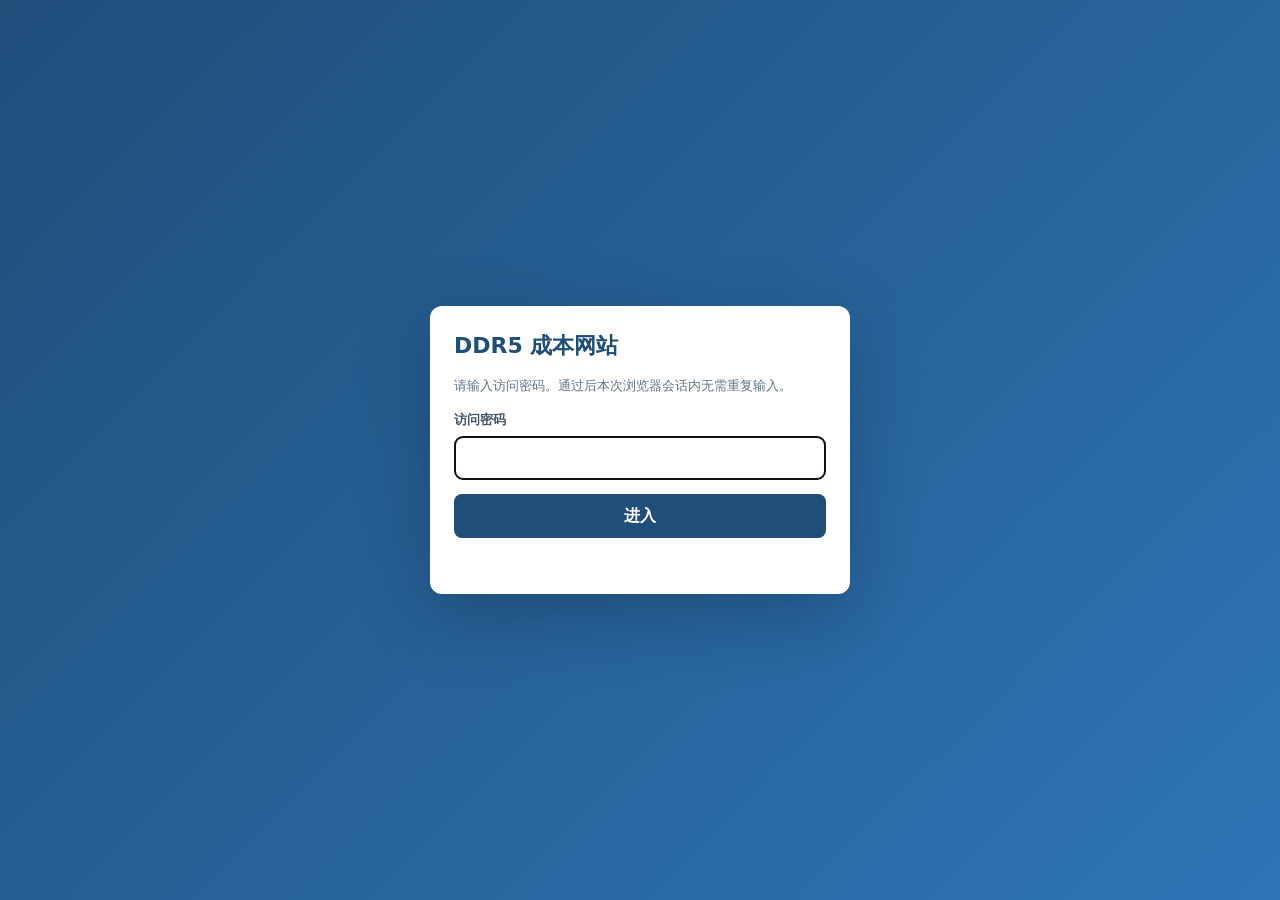
<file: production.html>
<!doctype html>
<html lang="zh-CN">
  <head>
    <meta charset="UTF-8" />
    <meta name="viewport" content="width=device-width, initial-scale=1.0" />
    <title>DDR5 生产决策</title>
    <link rel="icon" href="/favicon.svg" type="image/svg+xml" />
    <link rel="stylesheet" href="/styles.css?v=202606020845" />
    <script src="/access-gate.js?v=202606020845" defer></script>
</head>
  <body class="decision-body">
    <main class="decision-app">
      <aside class="decision-sidebar">
        <header class="decision-brand">
          <h1>DDR5 生产工具</h1>
          <p>决策 · 核算 · 数据库</p>
        </header>

        <nav class="decision-menu" aria-label="生产工具导航">
          <span>成本流程</span>
          <a class="decision-menu-item decision-menu-active" href="/production.html?v=202605291930">生产决策</a>
          <span>板型数据库</span>
          <a class="decision-menu-item" href="/database.html?v=202605280910">板型 BOM</a>
        </nav>

        <footer class="decision-metrics">
          <p>总板型 <strong id="metricBoards">-</strong> · 完整BOM <strong id="metricComplete">-</strong></p>
          <p>物料明细 <strong id="metricMaterials">-</strong> · 报价 <strong id="metricQuotes">-</strong></p>
        </footer>
      </aside>

      <section class="decision-workspace">
        <header class="decision-topbar">
          <div>
            <h2>成本流程</h2>
          </div>
          <div class="decision-status">
            <span id="stepBadge">步骤 1/3</span>
            <strong id="flowStatus">待输入</strong>
          </div>
        </header>

        <section class="decision-stepper" aria-label="流程步骤">
          <button class="decision-step decision-step-active" type="button" data-step="grain">
            <span>步骤 1</span>
            <strong>颗粒测试</strong>
          </button>
          <button class="decision-step" type="button" data-step="board">
            <span>步骤 2</span>
            <strong>板型匹配</strong>
          </button>
          <button class="decision-step" type="button" data-step="cost">
            <span>步骤 3</span>
            <strong>成本核算</strong>
          </button>
        </section>

        <section class="decision-panel" data-decision-panel="grain">
          <h3>颗粒基本信息</h3>
          <div class="decision-form-grid">
            <label>颗粒厂
              <select id="grainBrand"></select>
            </label>
            <label>颗粒等级
              <select id="grainGrade"></select>
            </label>
            <label>颗粒规格
              <select id="grainDensity"></select>
            </label>
            <label>颗粒单价（USD）
              <input id="grainPrice" type="number" min="0" step="0.001" value="0.00" />
            </label>
          </div>
        </section>

        <section class="decision-panel" data-decision-panel="grain">
          <h3>测试 & 良率</h3>
          <div class="decision-form-grid decision-form-grid-3">
            <label>测试总数量（颗）
              <input id="testQty" type="number" min="0" step="1" value="10000" />
            </label>
            <label>良率（%）
              <input id="yieldRate" type="number" min="0" max="100" step="0.01" value="95" />
            </label>
            <label>Sorting 成本（USD/颗）
              <input id="sortingCost" type="number" min="0" step="0.001" value="0.05" />
            </label>
          </div>
          <div class="decision-actions">
            <button class="decision-primary" type="button" data-next-step="board">下一步：板型匹配</button>
          </div>
        </section>

        <section class="decision-panel decision-hidden" data-decision-panel="board">
          <h3>市场需求</h3>
          <div class="decision-form-grid decision-form-grid-3">
            <label>S / U
              <select id="moduleType">
                <option value="UDIMM">UDIMM</option>
                <option value="SODIMM">SODIMM</option>
              </select>
            </label>
            <label>容量
              <select id="capacity">
                <option value="8">8GB</option>
                <option value="16" selected>16GB</option>
                <option value="32">32GB</option>
                <option value="64">64GB</option>
              </select>
            </label>
            <label>匹配策略
              <select id="matchMode">
                <option value="strict">按规格严格匹配</option>
                <option value="all">显示同容量全部板型</option>
              </select>
            </label>
          </div>
        </section>

        <section class="decision-panel decision-hidden" data-decision-panel="board">
          <div class="decision-panel-head">
            <h3>匹配板型</h3>
            <strong id="matchCount">0 个</strong>
          </div>
          <div id="decisionBoardList" class="decision-board-list"></div>
          <div class="decision-actions">
            <button class="decision-secondary" type="button" data-next-step="grain">上一步</button>
            <button class="decision-primary" type="button" data-next-step="cost">下一步：成本核算</button>
          </div>
        </section>

        <section class="decision-panel decision-hidden" data-decision-panel="cost">
          <div class="decision-panel-head">
            <h3>生产建议</h3>
            <strong id="costStatus">待选择板型</strong>
          </div>
          <div class="decision-summary-grid">
            <div>
              <span>选定板型</span>
              <strong id="summaryBoard">-</strong>
            </div>
            <div>
              <span>可生产数量</span>
              <strong id="summaryModules">-</strong>
            </div>
            <div>
              <span>单条预估成本</span>
              <strong id="summaryUnitCost">-</strong>
            </div>
            <div>
              <span>总预估成本</span>
              <strong id="summaryTotalCost">-</strong>
            </div>
          </div>
          <div class="decision-cost-breakdown">
            <div><span>颗粒成本/条</span><strong id="grainCostPerModule">-</strong></div>
            <div><span>Sorting 成本/条</span><strong id="sortingCostPerModule">-</strong></div>
            <div><span>BOM/PCBA 成本/条</span><strong id="bomCostPerModule">-</strong></div>
            <div><span>PCB 判断</span><strong id="pcbDecision">-</strong></div>
          </div>
          <div class="decision-actions">
            <button class="decision-secondary" type="button" data-next-step="board">上一步</button>
            <a class="decision-primary" href="/database.html?v=202605280910">查看板型 BOM</a>
          </div>
        </section>
      </section>
    </main>
    <script src="/tools/grain-test/data.js?v=202605280843"></script>
    <script src="/tools/dimm-cost-calculator/data.js?v=202605280843"></script>
    <script src="/production.js?v=202605291930"></script>
  </body>
</html>
</file>
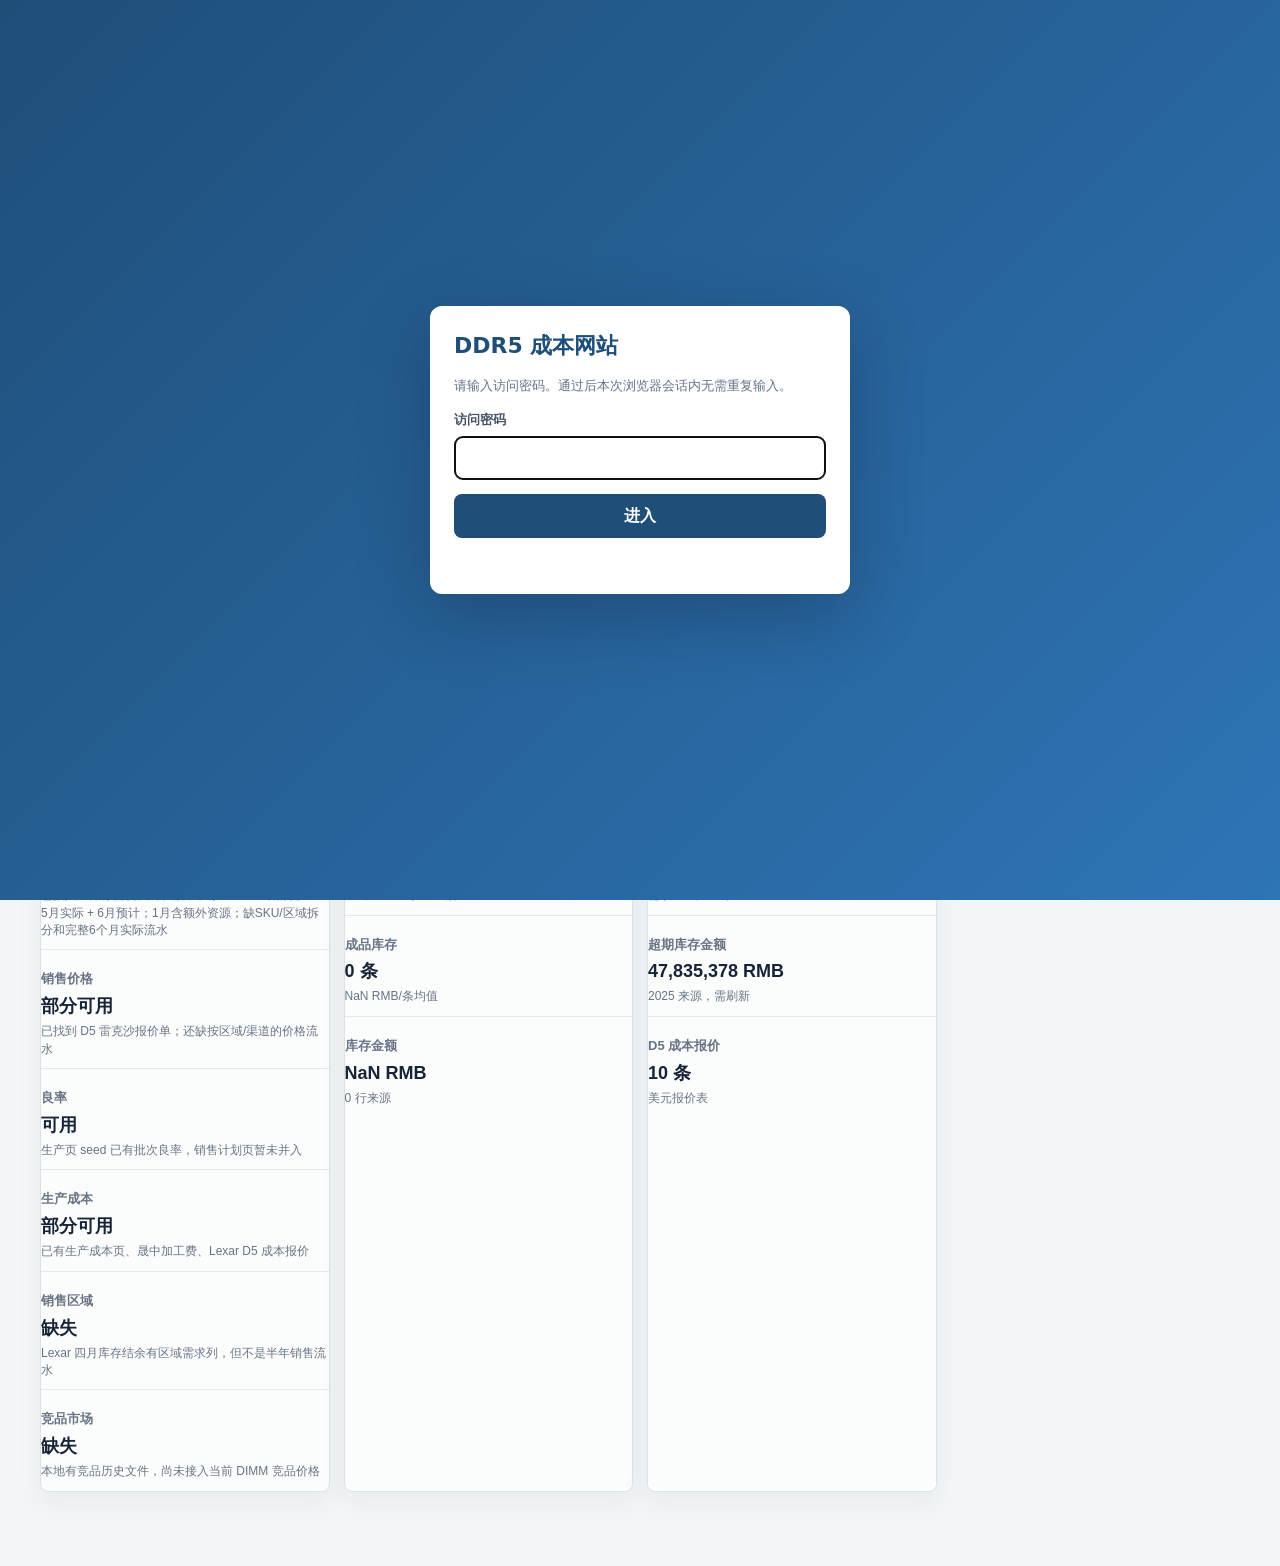
<file: sales-plan.html>
<!doctype html>
<html lang="zh-CN">
  <head>
    <meta charset="UTF-8" />
    <meta name="viewport" content="width=device-width, initial-scale=1.0" />
    <title>内存销售管理计划</title>
    <link rel="icon" href="/favicon.svg" type="image/svg+xml" />
    <link rel="stylesheet" href="/styles.css?v=202606021645" />
    <script src="/access-gate.js?v=202606020845" defer></script>
  </head>
  <body>
    <main class="main sales-main">
      <section class="sales-page">
        <header class="page-toolbar sales-toolbar">
          <div>
            <span>DDR5</span>
            <h1>销售管理计划</h1>
            <p id="salesSource">销量、库存、成本、良率、区域和竞品分层核验。</p>
          </div>
          <nav class="page-nav" aria-label="页面导航">
            <a class="nav-button nav-button-active" href="/sales-plan.html?v=202606021645">销售计划</a>
            <a class="nav-button" href="/production-official.html?v=202606020845">正式版</a>
            <a class="nav-button" href="/production-admin.html?v=202606020845">数据维护</a>
            <a class="nav-button" href="/database.html?v=202605280910">数据库</a>
            <a class="nav-button" href="/upload-template-h1-sales.csv">销量样板</a>
          </nav>
        </header>

        <section class="sales-status-grid" aria-label="数据覆盖状态">
          <article class="panel sales-kpi">
            <span>H1 销量按 PN</span>
            <strong id="kpiH1Qty">-</strong>
            <small>1-5月实际 + 6月预计</small>
          </article>
          <article class="panel sales-kpi">
            <span>1-5月实际已出货</span>
            <strong id="kpiActualQty">-</strong>
            <small id="kpiActualRevenue">-</small>
          </article>
          <article class="panel sales-kpi">
            <span>6月预计</span>
            <strong id="kpiJuneQty">-</strong>
            <small id="kpiJuneRevenue">-</small>
          </article>
          <article class="panel sales-kpi sales-kpi-warning">
            <span>数据状态</span>
            <strong id="kpiStatus">-</strong>
            <small>缺 SKU / 区域明细</small>
          </article>
        </section>

        <section class="sales-layout">
          <article class="panel sales-panel">
            <div class="sales-panel-head">
              <div>
                <span>半年销量</span>
                <h2>2026 H1 经营口径</h2>
              </div>
              <strong id="salesCheck" class="count-pill">校验中</strong>
            </div>
            <div class="table-wrap sales-table-wrap">
              <table class="sales-table">
                <thead>
                  <tr>
                    <th>月份</th>
                    <th>口径</th>
                    <th>销售额 USD</th>
                    <th>毛利 USD</th>
                    <th>销量按 PN</th>
                    <th>销量按主机数</th>
                    <th>毛利率</th>
                    <th>状态</th>
                  </tr>
                </thead>
                <tbody id="salesVolumeRows"></tbody>
              </table>
            </div>
          </article>

          <aside class="panel sales-panel">
            <div class="sales-panel-head">
              <div>
                <span>下一步</span>
                <h2>缺口和动作</h2>
              </div>
            </div>
            <div id="salesActions" class="sales-action-list"></div>
          </aside>
        </section>

        <section class="sales-status-grid" aria-label="业务覆盖">
          <article class="panel sales-coverage">
            <h2>数据覆盖</h2>
            <div id="coverageRows" class="coverage-list"></div>
          </article>
          <article class="panel sales-coverage">
            <h2>LCDIMM 库存</h2>
            <div id="lcdimmRows" class="coverage-list"></div>
          </article>
          <article class="panel sales-coverage">
            <h2>Lexar 库存 / 成本</h2>
            <div id="lexarRows" class="coverage-list"></div>
          </article>
        </section>
      </section>
    </main>
    <script src="/sales-plan.js?v=202606021645"></script>
  </body>
</html>
</file>
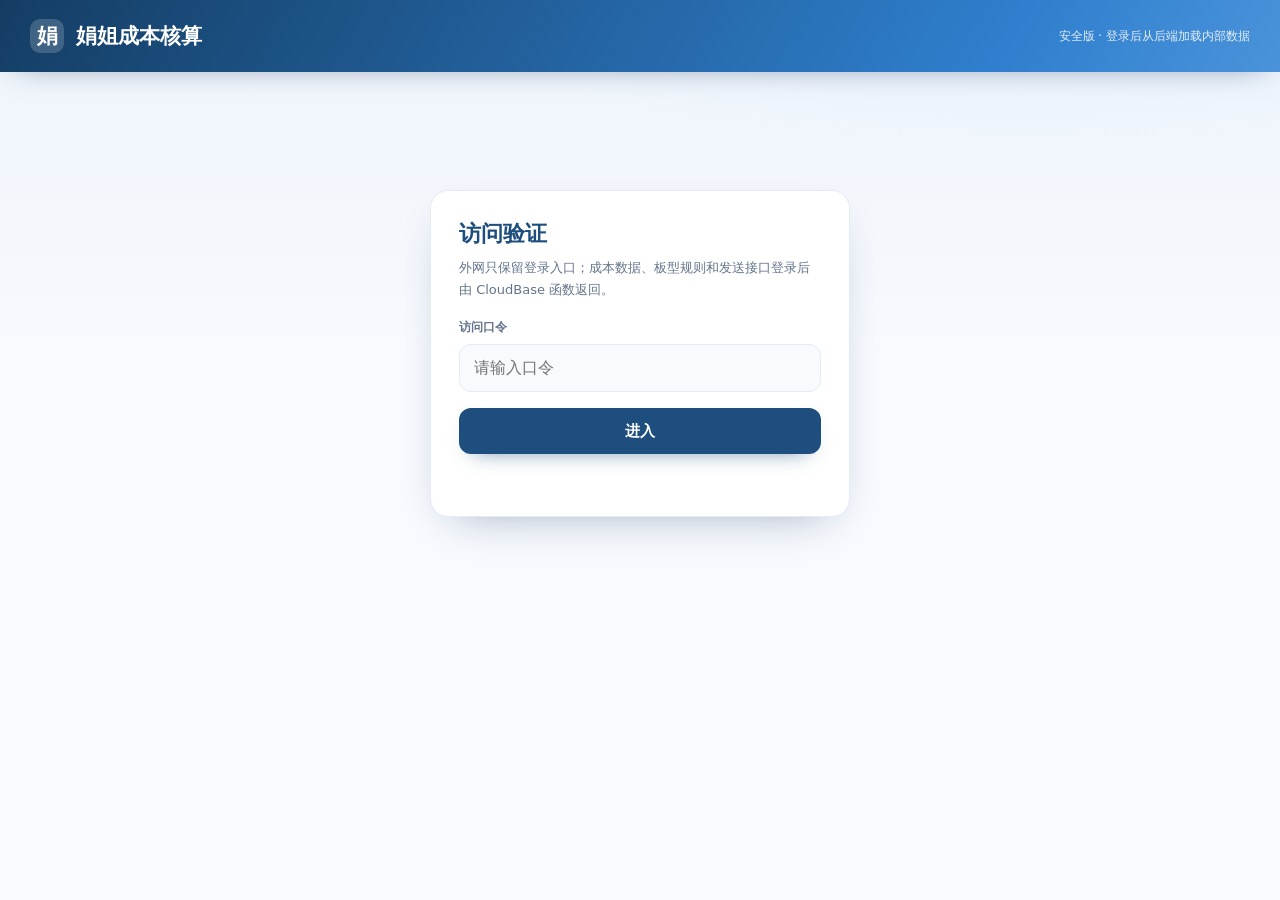
<file: cost-management/cost-management.html>
<!doctype html>
<html lang="zh-CN">
<head>
  <meta charset="utf-8">
  <meta name="viewport" content="width=device-width,initial-scale=1">
  <meta http-equiv="refresh" content="0; url=/cost-management/">
  <title>娟姐成本核算</title>
  <script>location.replace('/cost-management/' + location.search);</script>
</head>
<body>
  <a href="/cost-management/">进入娟姐成本核算</a>
</body>
</html>
</file>
<file: styles.css>
:root {
  --bg: #e8eef1;
  --panel: #fbfdfd;
  --text: #1d2528;
  --muted: #66757b;
  --line: #d7e3e5;
  --teal: #008577;
  --teal-soft: #d9f3ee;
}

* {
  box-sizing: border-box;
}

body {
  margin: 0;
  color: var(--text);
  background: var(--bg);
  font-family: "PingFang SC", "Hiragino Sans GB", "Microsoft YaHei", -apple-system, BlinkMacSystemFont, "Segoe UI", sans-serif;
  font-size: 16px;
  line-height: 1.45;
}

button,
a,
select {
  font: inherit;
}

button {
  border: 0;
  cursor: pointer;
}

a {
  color: inherit;
  text-decoration: none;
}

.main {
  min-height: 100vh;
  padding: 18px 20px 28px;
  background:
    radial-gradient(circle at 18% 0%, rgba(0, 133, 119, 0.16), transparent 30%),
    linear-gradient(180deg, #e8f3f4 0%, #d9e7ea 100%);
}

.scheme-page {
  display: grid;
  gap: 14px;
}

.page-toolbar {
  display: flex;
  align-items: center;
  justify-content: space-between;
  gap: 16px;
}

.page-toolbar span {
  display: block;
  color: var(--teal);
  font-size: 12px;
  font-weight: 800;
}

.page-toolbar h1 {
  margin: 2px 0 0;
  color: #152326;
  font-size: 24px;
  font-weight: 850;
  line-height: 1.15;
}

.toolbar-button {
  display: inline-flex;
  min-height: 40px;
  align-items: center;
  justify-content: center;
  padding: 0 16px;
  border: 1px solid #057a6f;
  border-radius: 8px;
  background: var(--teal);
  color: #ffffff;
  font-size: 14px;
  font-weight: 800;
  white-space: nowrap;
  box-shadow: 0 8px 18px rgba(0, 98, 88, 0.14);
}

.toolbar-button:hover {
  background: #00766a;
}

.toolbar-button-secondary {
  border-color: #b7d4d1;
  background: #ffffff;
  color: #0b615b;
  box-shadow: none;
}

.toolbar-button-secondary:hover {
  background: #f0faf7;
}

.page-nav {
  display: inline-flex;
  align-items: center;
  gap: 8px;
  padding: 4px;
  border: 1px solid #c3d9dc;
  border-radius: 8px;
  background: rgba(255, 255, 255, 0.72);
}

.nav-button {
  display: inline-flex;
  min-height: 36px;
  align-items: center;
  justify-content: center;
  padding: 0 14px;
  border-radius: 7px;
  color: #34555b;
  font-size: 14px;
  font-weight: 800;
  white-space: nowrap;
}

a.nav-button {
  text-decoration: none;
}

.nav-button:hover {
  background: #eef8f6;
  color: #0b615b;
}

.nav-button-active {
  background: var(--teal);
  color: #ffffff;
  box-shadow: 0 7px 16px rgba(0, 98, 88, 0.14);
}

.nav-button-active:hover {
  background: #00766a;
  color: #ffffff;
}

.panel {
  overflow: hidden;
  border: 1px solid var(--line);
  border-radius: 8px;
  background: var(--panel);
  box-shadow: 0 10px 28px rgba(23, 41, 46, 0.05);
}

.production-summary {
  padding: 16px;
}

.summary-head {
  display: flex;
  justify-content: space-between;
  gap: 16px;
  margin-bottom: 12px;
}

.summary-head span,
.summary-card span {
  display: block;
  color: var(--teal);
  font-size: 12px;
  font-weight: 800;
}

.summary-head h2 {
  margin: 2px 0 6px;
  font-size: 20px;
  line-height: 1.25;
}

.summary-head p {
  margin: 0;
  color: var(--muted);
  font-size: 13px;
  font-weight: 650;
}

.summary-grid {
  display: grid;
  grid-template-columns: repeat(4, minmax(0, 1fr));
  gap: 10px;
}

.summary-card {
  min-height: 92px;
  padding: 12px;
  border: 1px solid #cddfe2;
  border-radius: 8px;
  background: #f8fcfb;
}

.summary-card strong {
  display: block;
  margin-top: 8px;
  color: #142629;
  font-size: 18px;
  line-height: 1.2;
}

.summary-card small {
  display: block;
  margin-top: 5px;
  color: var(--muted);
  font-size: 12px;
  font-weight: 650;
  line-height: 1.3;
}

.flow-panel {
  display: grid;
  gap: 14px;
}

.flow-panel[hidden] {
  display: none;
}

.filter-panel {
  padding: 18px 20px 16px;
}

.filter-panel h2 {
  margin: 0 0 16px;
  color: #152326;
  font-size: 22px;
  font-weight: 800;
  line-height: 1.2;
}

.filter-grid {
  display: grid;
  grid-template-columns: 1.2fr 1fr 1fr 0.8fr 0.9fr;
  gap: 12px;
  padding: 14px;
  border: 1px solid #cddfe2;
  border-radius: 8px;
  background: linear-gradient(180deg, #f7fdfb 0%, #edf8f6 100%);
}

.filter-grid label {
  display: grid;
  gap: 7px;
  color: #607176;
  font-size: 12px;
  font-weight: 700;
  line-height: 1.3;
}

.filter-grid select {
  height: 44px;
  padding: 0 14px;
  border: 1px solid #b7d4d1;
  border-radius: 8px;
  background: #ffffff;
  color: var(--text);
  font-size: 15px;
  font-weight: 650;
  box-shadow: inset 0 1px 0 rgba(255, 255, 255, 0.75);
}

.filter-grid select:focus {
  border-color: var(--teal);
  outline: 3px solid rgba(0, 133, 119, 0.16);
}

.filter-grid select:disabled {
  color: #7f9095;
  background: #eef3f4;
  border-style: dashed;
  cursor: not-allowed;
}

.match-panel,
.material-matrix-panel {
  padding: 18px 16px 16px;
}

.match-head {
  display: flex;
  justify-content: space-between;
  align-items: flex-start;
  gap: 16px;
  margin-bottom: 12px;
}

.match-head span {
  display: block;
  margin-bottom: 4px;
  color: var(--teal);
  font-size: 12px;
  font-weight: 800;
}

.match-head h2 {
  margin: 0 0 10px;
  font-size: 18px;
  font-weight: 800;
  line-height: 1.25;
}

.match-head p {
  margin: 0;
  color: var(--muted);
  font-size: 13px;
  font-weight: 600;
}

.count-pill {
  display: inline-flex;
  min-width: 54px;
  height: 32px;
  align-items: center;
  justify-content: center;
  padding: 0 13px;
  border-radius: 999px;
  background: var(--teal);
  color: #ffffff;
  white-space: nowrap;
}

.table-wrap,
.matrix-scroll {
  overflow: auto;
}

table {
  width: 100%;
  border-collapse: collapse;
}

.match-table {
  border: 1px solid var(--line);
  border-radius: 8px;
  background: #ffffff;
}

.match-table th,
.match-table td {
  padding: 11px 12px;
  font-size: 13px;
  white-space: nowrap;
}

.match-table th,
.material-matrix th {
  color: #405257;
  background: #e7f4f2;
  font-weight: 800;
  text-align: left;
}

.match-table td {
  color: #1d292d;
  border-bottom: 1px solid #edf2f3;
}

.match-table td strong {
  color: #0b615b;
  font-weight: 800;
}

.match-table tbody tr:hover {
  background: #f0faf7;
}

.match-table tbody tr.selectable {
  cursor: pointer;
}

.match-table tbody tr.selected {
  background: #dff4ef;
  box-shadow: inset 4px 0 0 var(--teal);
}

.board-tags {
  display: flex;
  min-width: 180px;
  flex-wrap: wrap;
  gap: 5px;
}

.board-tag {
  display: inline-flex;
  align-items: center;
  min-height: 22px;
  padding: 2px 7px;
  border: 1px solid #bedbd7;
  border-radius: 999px;
  background: #f1fbf8;
  color: #0b615b;
  font-size: 12px;
  font-weight: 750;
  line-height: 1;
}

.material-matrix {
  min-width: 940px;
}

.material-matrix th {
  padding: 10px 12px;
  font-size: 13px;
  text-align: center;
}

.material-matrix td {
  min-width: 132px;
  padding: 9px 10px;
  border-bottom: 1px solid #edf2f3;
  font-size: 13px;
  vertical-align: middle;
}

.material-matrix td:first-child {
  min-width: 240px;
}

.material-matrix td:first-child strong {
  display: block;
  line-height: 1.25;
}

.material-matrix td:first-child span {
  display: block;
  margin-top: 6px;
  color: var(--muted);
}

.empty-slot {
  display: grid;
  min-height: 46px;
  place-items: center;
  border: 1px dashed #cadadd;
  border-radius: 8px;
  background: #f8fbfb;
  color: #84969b;
  font-size: 13px;
}

.part-slot {
  display: grid;
  min-height: 46px;
  place-items: center;
  gap: 2px;
  border: 1px solid #cfe0e2;
  border-radius: 8px;
  background: linear-gradient(180deg, #ffffff 0%, #eefaf7 100%);
  text-align: center;
}

.part-slot strong {
  color: #123236;
  font-size: 14px;
  line-height: 1.2;
}

.part-slot span {
  color: var(--muted);
  font-size: 11px;
  line-height: 1.2;
}

.rc-grid {
  display: grid;
  gap: 8px;
  margin-top: 14px;
}

.rc-line {
  display: grid;
  gap: 6px;
}

.rc-line-resistor {
  grid-template-columns: repeat(4, minmax(0, 1fr));
}

.rc-line-capacitor {
  grid-template-columns: repeat(6, minmax(0, 1fr));
}

.rc-cell {
  overflow: hidden;
  border: 1px solid #d7e3e5;
  border-radius: 8px;
  background: #fbfdfd;
}

.rc-cell h3 {
  margin: 0;
  padding: 6px 4px;
  background: #e7f4f2;
  color: #405257;
  font-size: 11px;
  font-weight: 800;
  text-align: center;
}

.rc-cell .empty-slot {
  min-height: 34px;
  margin: 5px;
  font-size: 11px;
}

.selection-note {
  margin: 12px 0 0;
  color: #314045;
  font-size: 13px;
  font-weight: 600;
}

.tool-shell {
  height: calc(100vh - 104px);
  min-height: 680px;
  background: #ffffff;
}

.embedded-tool-frame {
  display: block;
  width: 100%;
  height: 100%;
  border: 0;
}

@media (max-width: 900px) {
  .main {
    padding: 12px;
  }

  .filter-grid {
    grid-template-columns: 1fr;
  }

  .summary-head {
    flex-direction: column;
  }

  .summary-grid {
    grid-template-columns: 1fr;
  }

  .page-toolbar {
    align-items: stretch;
    flex-direction: column;
  }

  .toolbar-button {
    width: 100%;
  }

  .page-nav {
    display: grid;
    width: 100%;
    grid-template-columns: repeat(auto-fit, minmax(82px, 1fr));
  }

  .nav-button {
    min-width: 0;
    padding: 0 8px;
    font-size: 13px;
  }

  .tool-shell {
    height: calc(100vh - 138px);
    min-height: 620px;
  }

  .rc-line-resistor {
    grid-template-columns: repeat(4, minmax(0, 1fr));
  }

  .rc-line-capacitor {
    grid-template-columns: repeat(6, minmax(0, 1fr));
  }
}

.database-main {
  background: linear-gradient(180deg, #eef5f5 0%, #dfecee 100%);
}

.database-page {
  display: grid;
  gap: 14px;
}

.database-toolbar {
  align-items: flex-end;
}

.db-search-panel {
  padding: 14px;
}

.db-search-row {
  display: grid;
  grid-template-columns: minmax(150px, 0.62fr) minmax(260px, 1.5fr) repeat(3, minmax(140px, 0.7fr));
  gap: 12px;
}

.db-search-row label {
  display: grid;
  gap: 6px;
  color: #607176;
  font-size: 12px;
  font-weight: 800;
}

.db-search-row input,
.db-search-row select {
  height: 42px;
  padding: 0 12px;
  border: 1px solid #b7d4d1;
  border-radius: 8px;
  background: #ffffff;
  color: var(--text);
  font-size: 14px;
  font-weight: 650;
}

.db-search-row input:focus,
.db-search-row select:focus {
  border-color: var(--teal);
  outline: 3px solid rgba(0, 133, 119, 0.16);
}

.db-stat-grid {
  display: grid;
  grid-template-columns: repeat(5, minmax(0, 1fr));
  gap: 10px;
}

.db-stat-card {
  min-height: 106px;
  padding: 14px;
}

.db-stat-card span,
.db-panel-head span {
  display: block;
  color: var(--teal);
  font-size: 12px;
  font-weight: 850;
}

.db-stat-card strong {
  display: block;
  margin-top: 6px;
  color: #142629;
  font-size: 26px;
  line-height: 1.1;
}

.db-stat-card small {
  display: block;
  margin-top: 7px;
  color: var(--muted);
  font-size: 12px;
  font-weight: 650;
}

.db-stat-risk strong {
  color: #a83627;
}

.db-layout {
  display: grid;
  grid-template-columns: minmax(300px, 0.9fr) minmax(0, 2.1fr);
  gap: 14px;
  align-items: start;
}

.db-board-panel,
.db-detail-panel,
.db-table-panel {
  padding: 14px;
}

.db-board-panel {
  position: sticky;
  top: 12px;
  max-height: calc(100vh - 24px);
  display: grid;
  grid-template-rows: auto minmax(0, 1fr);
}

.db-panel-head {
  display: flex;
  align-items: flex-start;
  justify-content: space-between;
  gap: 12px;
  margin-bottom: 12px;
}

.db-panel-head h2 {
  margin: 2px 0 0;
  color: #17282c;
  font-size: 17px;
  font-weight: 850;
  line-height: 1.25;
}

.db-panel-head p {
  margin: 5px 0 0;
  color: var(--muted);
  font-size: 12px;
  font-weight: 700;
  word-break: break-all;
}

.db-board-list {
  display: grid;
  gap: 8px;
  overflow: auto;
  padding-right: 2px;
}

.db-board-item {
  display: grid;
  gap: 5px;
  width: 100%;
  min-height: 108px;
  padding: 12px;
  border: 1px solid #d1e1e3;
  border-radius: 8px;
  background: #ffffff;
  color: var(--text);
  text-align: left;
}

.db-board-item:hover {
  border-color: #9ecbc6;
  background: #f4fbf9;
}

.db-board-item-active {
  border-color: var(--teal);
  background: #e6f8f4;
  box-shadow: inset 4px 0 0 var(--teal);
}

.db-board-item span {
  color: #0b615b;
  font-size: 12px;
  font-weight: 850;
  word-break: break-all;
}

.db-board-item strong {
  color: #17282c;
  font-size: 14px;
  line-height: 1.25;
}

.db-board-item small {
  color: var(--muted);
  font-size: 12px;
  font-weight: 700;
}

.db-detail-stack {
  display: grid;
  gap: 14px;
}

.db-meta-grid {
  display: grid;
  grid-template-columns: repeat(4, minmax(0, 1fr));
  gap: 8px;
}

.db-pcb-grid {
  margin-bottom: 12px;
}

.db-meta-item {
  min-height: 68px;
  padding: 10px;
  border: 1px solid #d8e5e6;
  border-radius: 8px;
  background: #f8fcfb;
}

.db-meta-item span {
  display: block;
  color: var(--muted);
  font-size: 11px;
  font-weight: 800;
}

.db-meta-item strong {
  display: block;
  margin-top: 6px;
  color: #17282c;
  font-size: 13px;
  font-weight: 800;
  line-height: 1.3;
  word-break: break-word;
}

.db-table-wrap {
  border: 1px solid var(--line);
  border-radius: 8px;
  background: #ffffff;
}

.db-table {
  min-width: 820px;
}

.db-table th,
.db-table td {
  padding: 10px 11px;
  border-bottom: 1px solid #edf2f3;
  font-size: 12px;
  text-align: left;
  vertical-align: top;
}

.db-table th {
  position: sticky;
  top: 0;
  z-index: 1;
  background: #e7f4f2;
  color: #405257;
  font-weight: 850;
  white-space: nowrap;
}

.db-table td {
  color: #1d292d;
  min-width: 96px;
}

.db-table td strong {
  color: #102c30;
  font-weight: 850;
}

.db-table td small {
  display: block;
  margin-top: 4px;
  color: var(--muted);
  font-size: 11px;
  font-weight: 700;
}

.db-two-column {
  display: grid;
  grid-template-columns: minmax(0, 1fr) minmax(0, 1fr);
  gap: 14px;
}

.db-two-column .db-table {
  min-width: 520px;
}

.db-two-column .db-table th,
.db-two-column .db-table td {
  padding: 9px 10px;
}

.db-pcb-table {
  min-width: 640px;
}

.db-badge {
  display: inline-flex;
  min-height: 26px;
  align-items: center;
  justify-content: center;
  padding: 4px 9px;
  border: 1px solid #cad8da;
  border-radius: 999px;
  background: #eef3f4;
  color: #52676d;
  font-size: 12px;
  font-weight: 850;
  white-space: nowrap;
}

.db-badge-high {
  border-color: #ffc1b8;
  background: #ffe6e1;
  color: #9b2b20;
}

.db-badge-high-mid {
  border-color: #ffd7a8;
  background: #fff0d9;
  color: #895400;
}

.db-badge-mid {
  border-color: #c9ddec;
  background: #edf6fc;
  color: #245a78;
}

.db-badge-low {
  border-color: #bde1cd;
  background: #e7f8ed;
  color: #236340;
}

.db-badge-blank {
  border-color: #d7dfe1;
  background: #f3f6f7;
  color: #6f8085;
}

.db-empty,
.db-empty-block {
  color: #7b8d92;
  font-size: 13px;
  font-weight: 700;
  text-align: center;
}

.db-empty-block {
  padding: 22px 10px;
}

.decision-body {
  overflow-x: hidden;
  background: linear-gradient(180deg, #151612 0%, #0f1111 100%);
}

.decision-app {
  display: grid;
  min-height: 100vh;
  grid-template-columns: 300px minmax(0, 1fr);
  color: #f4f1ea;
  font-family: "PingFang SC", "Hiragino Sans GB", "Microsoft YaHei", -apple-system, BlinkMacSystemFont, "Segoe UI", sans-serif;
}

.decision-sidebar {
  display: grid;
  grid-template-rows: auto 1fr auto;
  border-right: 1px solid rgba(255, 255, 255, 0.08);
  background: #252823;
  box-shadow: 18px 0 44px rgba(0, 0, 0, 0.2);
}

.decision-brand {
  padding: 32px 28px 30px;
  border-bottom: 1px solid rgba(255, 255, 255, 0.08);
}

.decision-brand h1 {
  margin: 0;
  font-size: 25px;
  line-height: 1.2;
  letter-spacing: 0;
}

.decision-brand p {
  margin: 10px 0 0;
  color: #bbb7ad;
  font-size: 15px;
  font-weight: 700;
}

.decision-menu {
  display: grid;
  align-content: start;
  gap: 10px;
  padding: 26px 18px;
}

.decision-menu span {
  padding: 10px 14px 2px;
  color: #928f87;
  font-size: 13px;
  font-weight: 850;
}

.decision-menu-item {
  display: flex;
  min-height: 54px;
  align-items: center;
  padding: 0 18px;
  border: 1px solid transparent;
  border-radius: 10px;
  color: #e9e5dc;
  font-size: 20px;
  font-weight: 850;
  text-decoration: none;
  transition: border-color 0.16s ease, background 0.16s ease, color 0.16s ease;
}

.decision-menu-active,
.decision-menu-item:hover {
  border-color: rgba(105, 214, 189, 0.46);
  background: #173a35;
  color: #ffffff;
}

.decision-metrics {
  padding: 22px 28px 26px;
  border-top: 1px solid rgba(255, 255, 255, 0.08);
  color: #bbb7ad;
  font-size: 15px;
  font-weight: 800;
}

.decision-metrics p {
  margin: 0 0 7px;
}

.decision-metrics strong {
  color: #ffffff;
}

.decision-workspace {
  display: grid;
  align-content: start;
  gap: 24px;
  padding-bottom: 48px;
}

.decision-topbar {
  display: flex;
  min-height: 82px;
  align-items: center;
  justify-content: space-between;
  gap: 20px;
  padding: 0 42px;
  border-bottom: 1px solid rgba(255, 255, 255, 0.08);
  background: rgba(37, 40, 35, 0.88);
  backdrop-filter: blur(10px);
}

.decision-topbar h2 {
  margin: 0;
  font-size: 26px;
  letter-spacing: 0;
}

.decision-status {
  display: inline-flex;
  align-items: center;
  gap: 14px;
}

.decision-status span,
.decision-status strong {
  display: inline-flex;
  min-width: 94px;
  min-height: 36px;
  align-items: center;
  justify-content: center;
  border-radius: 999px;
  font-size: 16px;
  font-weight: 900;
}

.decision-status span {
  background: #213f68;
  color: #b9d7ff;
}

.decision-status strong {
  background: #235a29;
  color: #a5ee97;
}

.decision-stepper {
  display: grid;
  grid-template-columns: repeat(3, minmax(0, 1fr));
  gap: 12px;
  margin: 8px 42px 2px;
}

.decision-step {
  position: relative;
  min-height: 82px;
  border: 1px solid rgba(255, 255, 255, 0.1);
  border-radius: 14px;
  background: #252823;
  color: #eee9df;
  cursor: pointer;
  transition: transform 0.16s ease, border-color 0.16s ease, background 0.16s ease;
}

.decision-step:hover {
  transform: translateY(-1px);
  border-color: rgba(255, 255, 255, 0.22);
}

.decision-step span {
  display: block;
  color: #a8a39a;
  font-size: 15px;
  font-weight: 800;
}

.decision-step strong {
  display: block;
  margin-top: 7px;
  font-size: 22px;
  line-height: 1.15;
}

.decision-step-active {
  border-color: rgba(105, 214, 189, 0.72);
  background: #173a35;
  box-shadow: inset 0 0 0 1px rgba(105, 214, 189, 0.22), 0 14px 32px rgba(0, 0, 0, 0.18);
}

.decision-panel {
  margin: 0 42px;
  padding: 28px 32px 26px;
  border: 1px solid rgba(255, 255, 255, 0.1);
  border-radius: 16px;
  background: rgba(37, 40, 35, 0.94);
  box-shadow: 0 18px 46px rgba(0, 0, 0, 0.18);
}

.decision-hidden {
  display: none;
}

.decision-panel h3 {
  margin: 0 0 22px;
  font-size: 23px;
  line-height: 1.2;
}

.decision-panel-head {
  display: flex;
  align-items: center;
  justify-content: space-between;
  gap: 16px;
}

.decision-panel-head h3 {
  margin-left: 0;
}

.decision-panel-head strong {
  display: inline-flex;
  min-height: 34px;
  align-items: center;
  justify-content: center;
  padding: 0 16px;
  border-radius: 999px;
  background: #0f7564;
  color: #d9fff6;
  font-size: 16px;
  font-weight: 900;
}

.decision-form-grid {
  display: grid;
  grid-template-columns: repeat(2, minmax(0, 1fr));
  gap: 22px;
}

.decision-form-grid-3 {
  grid-template-columns: repeat(3, minmax(0, 1fr));
}

.decision-form-grid label {
  display: grid;
  gap: 9px;
  color: #c8c2b7;
  font-size: 17px;
  font-weight: 850;
}

.decision-form-grid input,
.decision-form-grid select {
  width: 100%;
  min-height: 56px;
  padding: 0 18px;
  border: 1px solid rgba(255, 255, 255, 0.13);
  border-radius: 10px;
  background: #171916;
  color: #ffffff;
  font-size: 24px;
  font-weight: 750;
  outline: none;
  transition: border-color 0.16s ease, box-shadow 0.16s ease, background 0.16s ease;
}

.decision-form-grid input:focus,
.decision-form-grid select:focus {
  border-color: rgba(105, 214, 189, 0.72);
  background: #101211;
  box-shadow: 0 0 0 3px rgba(105, 214, 189, 0.14);
}

.decision-actions {
  display: flex;
  justify-content: flex-end;
  gap: 14px;
  margin-top: 26px;
}

.decision-primary,
.decision-secondary {
  display: inline-flex;
  min-width: 210px;
  min-height: 54px;
  align-items: center;
  justify-content: center;
  padding: 0 24px;
  border: 1px solid rgba(105, 214, 189, 0.42);
  border-radius: 12px;
  background: #0f7564;
  color: #ffffff;
  font-size: 20px;
  font-weight: 900;
  text-align: center;
  text-decoration: none;
  transition: transform 0.16s ease, border-color 0.16s ease, background 0.16s ease;
}

.decision-primary:hover,
.decision-secondary:hover {
  transform: translateY(-1px);
  border-color: rgba(145, 229, 211, 0.8);
  background: #128570;
}

.decision-secondary {
  min-width: 140px;
  border-color: rgba(255, 255, 255, 0.14);
  background: #171916;
  color: #d8d2c6;
}

.decision-board-list {
  display: grid;
  grid-template-columns: repeat(2, minmax(0, 1fr));
  gap: 12px;
}

.decision-board {
  position: relative;
  display: grid;
  gap: 6px;
  width: 100%;
  padding: 16px 18px;
  overflow: hidden;
  border: 1px solid rgba(255, 255, 255, 0.1);
  border-radius: 12px;
  background: #1d201c;
  color: #f4f1ea;
  text-align: left;
  cursor: pointer;
  transition: transform 0.16s ease, border-color 0.16s ease, background 0.16s ease;
}

.decision-board::before {
  position: absolute;
  inset: 0 auto 0 0;
  width: 4px;
  background: #8a6a2a;
  content: "";
  opacity: 0.72;
}

.decision-board:hover,
.decision-board-active {
  transform: translateY(-1px);
  border-color: rgba(105, 214, 189, 0.7);
  background: #153b34;
}

.decision-board span {
  color: #8ee5d0;
  font-size: 14px;
  font-weight: 900;
}

.decision-board strong {
  font-size: 19px;
}

.decision-board small,
.decision-board em {
  color: #c4c8c0;
  font-size: 14px;
  font-style: normal;
  font-weight: 750;
}

.decision-empty {
  padding: 24px;
  border: 1px dashed rgba(255, 255, 255, 0.22);
  border-radius: 12px;
  color: #c4bfb4;
  font-size: 16px;
  font-weight: 800;
  text-align: center;
}

.decision-summary-grid,
.decision-cost-breakdown {
  display: grid;
  grid-template-columns: repeat(4, minmax(0, 1fr));
  gap: 14px;
}

.decision-cost-breakdown {
  margin-top: 16px;
}

.decision-summary-grid div,
.decision-cost-breakdown div {
  min-height: 104px;
  padding: 15px;
  border: 1px solid rgba(255, 255, 255, 0.1);
  border-radius: 12px;
  background: #1d201c;
}

.decision-summary-grid div:first-child,
.decision-summary-grid div:nth-child(3) {
  border-color: rgba(105, 214, 189, 0.34);
  background: #173a35;
}

.decision-summary-grid div:nth-child(4) {
  border-color: rgba(210, 158, 50, 0.38);
  background: #332715;
}

.decision-summary-grid span,
.decision-cost-breakdown span {
  display: block;
  color: #bbb4a8;
  font-size: 14px;
  font-weight: 850;
}

.decision-summary-grid strong,
.decision-cost-breakdown strong {
  display: block;
  margin-top: 12px;
  color: #ffffff;
  font-size: 23px;
  line-height: 1.15;
  word-break: break-word;
}

@media (max-width: 980px) {
  .decision-app {
    grid-template-columns: 1fr;
  }

  .decision-sidebar {
    position: static;
    grid-template-rows: auto auto auto;
  }

  .decision-stepper,
  .decision-panel {
    margin-left: 16px;
    margin-right: 16px;
  }

  .decision-form-grid,
  .decision-form-grid-3,
  .decision-board-list,
  .decision-summary-grid,
  .decision-cost-breakdown {
    grid-template-columns: 1fr;
  }
}

@media (max-width: 640px) {
  .decision-topbar {
    align-items: flex-start;
    flex-direction: column;
    padding: 22px 18px;
  }

  .decision-stepper {
    grid-template-columns: 1fr;
  }

  .decision-status {
    width: 100%;
    justify-content: space-between;
  }

  .decision-primary,
  .decision-secondary {
    width: 100%;
  }

  .decision-actions {
    flex-direction: column;
  }
}

.production-local-body {
  margin: 0;
  min-height: 100vh;
  background: #eef2f6;
  color: #18212d;
  font-family: -apple-system, BlinkMacSystemFont, "Segoe UI", "PingFang SC", "Microsoft YaHei", sans-serif;
  font-size: 14px;
}

.local-shell {
  width: min(1260px, calc(100vw - 24px));
  margin: 0 auto;
  padding: 14px 0 28px;
}

.local-topbar {
  display: flex;
  align-items: flex-end;
  justify-content: space-between;
  gap: 20px;
  margin-bottom: 10px;
}

.local-eyebrow {
  margin: 0 0 6px;
  color: #115e59;
  font-size: 13px;
  font-weight: 700;
}

.local-topbar h1 {
  margin: 0;
  font-size: clamp(24px, 3vw, 34px);
  line-height: 1.08;
}

.local-status-card {
  min-width: 220px;
  border: 1px solid #d9e0e8;
  border-radius: 8px;
  padding: 8px 10px;
  background: #ffffff;
  box-shadow: 0 10px 24px rgba(28, 39, 52, 0.08);
}

.local-status-card span,
.local-status-card strong {
  display: block;
}

.local-status-card span {
  color: #667282;
  font-size: 12px;
  font-weight: 700;
}

.local-status-card strong {
  margin-top: 4px;
  font-size: 14px;
}

.local-tabs {
  display: grid;
  grid-template-columns: repeat(5, minmax(0, 1fr));
  gap: 8px;
  margin-bottom: 10px;
}

.local-tab {
  display: grid;
  min-height: 58px;
  align-content: center;
  gap: 4px;
  border: 1px solid #d9e0e8;
  border-radius: 8px;
  padding: 8px 12px;
  background: #ffffff;
  color: #18212d;
  cursor: pointer;
  text-align: left;
  text-decoration: none;
  box-shadow: 0 8px 20px rgba(28, 39, 52, 0.06);
}

.local-tab span {
  color: #667282;
  font-size: 12px;
  font-weight: 700;
}

.local-tab strong {
  font-size: 16px;
  line-height: 1.15;
}

.local-tab.decision-step-active {
  border-color: #18212d;
  background: #18212d;
  color: #ffffff;
}

.local-tab.decision-step-active span {
  color: rgba(255, 255, 255, 0.72);
}

.local-tab-link {
  border-color: #c8d2dc;
  background: #f9fbfd;
}

.local-kpi-grid {
  display: grid;
  grid-template-columns: repeat(4, minmax(0, 1fr));
  gap: 8px;
  margin-bottom: 10px;
}

.local-kpi-grid article {
  min-height: 74px;
  border: 1px solid #d9e0e8;
  border-radius: 8px;
  padding: 10px 12px;
  background: #ffffff;
  box-shadow: 0 10px 24px rgba(28, 39, 52, 0.08);
}

.local-kpi-grid span,
.local-section-title span,
.local-form-grid label,
.local-summary-grid span,
.local-hero-metric span {
  color: #667282;
  font-size: 12px;
  font-weight: 650;
}

.local-kpi-grid strong {
  display: block;
  margin-top: 5px;
  font-size: 24px;
  line-height: 1;
}

.local-workspace {
  display: grid;
  grid-template-columns: minmax(0, 0.98fr) minmax(380px, 1.02fr);
  gap: 10px;
  align-items: stretch;
}

.local-control-card,
.local-list-card,
.local-result-card {
  min-width: 0;
  border: 1px solid #d9e0e8;
  border-radius: 8px;
  background: #ffffff;
  box-shadow: 0 18px 45px rgba(28, 39, 52, 0.12);
}

.local-control-card,
.local-list-card {
  padding: 12px;
}

.local-section-title {
  display: flex;
  align-items: center;
  justify-content: space-between;
  gap: 12px;
  margin-bottom: 10px;
}

.local-section-title h2 {
  margin: 0;
  font-size: 16px;
}

.local-section-title strong {
  display: inline-flex;
  min-height: 28px;
  align-items: center;
  border-radius: 999px;
  padding: 0 12px;
  background: #e6f3f1;
  color: #115e59;
  font-size: 13px;
  font-weight: 800;
}

.local-form-grid {
  display: grid;
  grid-template-columns: repeat(2, minmax(0, 1fr));
  gap: 10px;
}

.local-form-grid-3 {
  grid-template-columns: repeat(3, minmax(0, 1fr));
}

.local-form-grid label {
  display: grid;
  gap: 4px;
}

.local-form-grid input,
.local-form-grid select {
  width: 100%;
  min-height: 36px;
  border: 1px solid #c8d2dc;
  border-radius: 6px;
  background: #f9fbfd;
  color: #18212d;
  font: inherit;
  font-size: 14px;
  padding: 0 11px;
}

.local-form-grid input:focus,
.local-form-grid select:focus {
  border-color: #0f766e;
  outline: 2px solid rgba(15, 118, 110, 0.25);
}

.local-result-card {
  display: flex;
  flex-direction: column;
  justify-content: space-between;
  padding: 12px;
  background: #18212d;
  color: #ffffff;
}

.local-result-wide {
  min-height: 190px;
}

.local-result-card .local-section-title span,
.local-result-card .local-section-title h2,
.local-result-card .local-section-title strong,
.local-result-card .local-summary-grid span {
  color: #ffffff;
}

.local-result-card .local-section-title strong {
  background: rgba(15, 118, 110, 0.9);
}

.local-hero-metric {
  padding-bottom: 16px;
  border-bottom: 1px solid rgba(255, 255, 255, 0.16);
}

.local-hero-metric strong {
  display: block;
  margin-top: 6px;
  font-size: clamp(26px, 3vw, 38px);
  line-height: 1;
}

.local-note-list {
  display: grid;
  gap: 8px;
  margin: 16px 0;
  color: rgba(255, 255, 255, 0.72);
  line-height: 1.55;
}

.local-note-list p {
  margin: 0;
}

.production-local-body .decision-actions {
  margin-top: 14px;
}

.production-local-body .decision-hidden {
  display: none;
}

.production-local-body .decision-primary,
.production-local-body .decision-secondary {
  min-width: 150px;
  min-height: 38px;
  border-color: #0f766e;
  border-radius: 8px;
  background: #0f766e;
  color: #ffffff;
  font-size: 14px;
  text-decoration: none;
}

.production-local-body .decision-secondary {
  border-color: rgba(255, 255, 255, 0.18);
  background: #253140;
}

.production-local-body .local-list-card .decision-secondary {
  border-color: #d9e0e8;
  background: #ffffff;
  color: #18212d;
}

.production-local-body .decision-board-list {
  grid-template-columns: 1fr;
  max-height: 430px;
  overflow: auto;
  padding-right: 4px;
}

.production-local-body .decision-board {
  border-color: #d9e0e8;
  background: #f9fbfd;
  color: #18212d;
  box-shadow: none;
}

.production-local-body .decision-board::before {
  background: #0f766e;
}

.production-local-body .decision-board span {
  color: #115e59;
}

.production-local-body .decision-board small,
.production-local-body .decision-board em {
  color: #667282;
}

.production-local-body .decision-board:hover,
.production-local-body .decision-board-active {
  border-color: rgba(15, 118, 110, 0.36);
  background: #e6f3f1;
}

.local-summary-grid {
  display: grid;
  grid-template-columns: repeat(4, minmax(0, 1fr));
  gap: 8px;
}

.local-summary-grid div {
  min-height: 72px;
  border: 1px solid #d9e0e8;
  border-radius: 8px;
  padding: 9px 10px;
  background: #f9fbfd;
}

.local-result-card .local-summary-grid div {
  border-color: rgba(255, 255, 255, 0.14);
  background: rgba(255, 255, 255, 0.07);
}

.local-result-card .local-summary-grid {
  grid-template-columns: repeat(2, minmax(0, 1fr));
}

.local-result-card .local-summary-grid .local-summary-focus {
  border-color: rgba(15, 118, 110, 0.74);
  background: rgba(15, 118, 110, 0.32);
}

.local-summary-grid strong {
  display: block;
  margin-top: 7px;
  font-size: 16px;
  line-height: 1.15;
  word-break: break-word;
}

.local-summary-focus strong {
  font-size: 24px;
}

@media (max-width: 980px) {
  .local-topbar,
  .local-workspace {
    grid-template-columns: 1fr;
  }

  .local-topbar {
    display: grid;
    align-items: start;
  }

  .local-tabs,
  .local-kpi-grid,
  .local-summary-grid {
    grid-template-columns: repeat(2, minmax(0, 1fr));
  }
}

@media (max-width: 560px) {
  .local-shell {
    width: min(100vw - 20px, 1180px);
    padding-top: 10px;
  }

  .local-tabs,
  .local-kpi-grid,
  .local-form-grid,
  .local-form-grid-3,
  .local-summary-grid {
    grid-template-columns: 1fr;
  }

  .local-tab {
    min-height: 50px;
  }
}

.production-admin-body {
  margin: 0;
  min-height: 100vh;
  background: #eef2f6;
  color: #18212d;
  font-family: -apple-system, BlinkMacSystemFont, "Segoe UI", "PingFang SC", "Microsoft YaHei", sans-serif;
}

.admin-shell {
  width: min(1240px, calc(100vw - 24px));
  margin: 0 auto;
  padding: 16px 0 32px;
}

.admin-topbar {
  display: flex;
  align-items: flex-end;
  justify-content: space-between;
  gap: 16px;
  margin-bottom: 12px;
}

.admin-topbar span {
  color: #115e59;
  font-size: 13px;
  font-weight: 800;
}

.admin-topbar h1 {
  margin: 4px 0;
  font-size: 32px;
}

.admin-topbar p,
.admin-note {
  margin: 0;
  color: #667282;
  font-size: 13px;
  line-height: 1.6;
}

.admin-grid {
  display: grid;
  grid-template-columns: 1.15fr 0.85fr;
  gap: 12px;
  margin-bottom: 12px;
}

.admin-card {
  padding: 16px;
}

.admin-card h2 {
  margin: 0 0 12px;
  font-size: 18px;
}

.admin-count-grid {
  display: grid;
  grid-template-columns: repeat(3, minmax(0, 1fr));
  gap: 8px;
}

.admin-count-grid div {
  min-height: 70px;
  border: 1px solid #d9e0e8;
  border-radius: 8px;
  padding: 9px 10px;
  background: #f9fbfd;
}

.admin-count-grid span {
  display: block;
  color: #667282;
  font-size: 12px;
  font-weight: 700;
}

.admin-count-grid strong {
  display: block;
  margin-top: 6px;
  font-size: 22px;
}

.admin-upload {
  display: grid;
  gap: 12px;
}

.admin-upload label {
  display: grid;
  gap: 5px;
  color: #667282;
  font-size: 13px;
  font-weight: 700;
}

.admin-upload select,
.admin-upload input {
  min-height: 38px;
  border: 1px solid #c8d2dc;
  border-radius: 8px;
  padding: 0 10px;
  background: #fff;
  color: #18212d;
  font: inherit;
}

.admin-primary,
.admin-secondary,
.admin-actions button {
  min-height: 38px;
  border: 1px solid #0f766e;
  border-radius: 8px;
  padding: 0 14px;
  background: #0f766e;
  color: #fff;
  font: inherit;
  font-weight: 800;
  cursor: pointer;
}

.admin-secondary,
.admin-actions button:first-child {
  border-color: #c8d2dc;
  background: #fff;
  color: #18212d;
}

.admin-actions .admin-danger {
  border-color: #f5b5ae;
  background: #fff;
  color: #b42318;
}

.admin-section-head,
.admin-review > div:first-child {
  display: flex;
  align-items: center;
  justify-content: space-between;
  gap: 12px;
}

.admin-review-list {
  display: grid;
  gap: 10px;
}

.admin-review {
  display: grid;
  gap: 10px;
  border: 1px solid #d9e0e8;
  border-radius: 8px;
  padding: 12px;
  background: #fff;
}

.admin-review strong {
  font-size: 15px;
}

.admin-review span {
  color: #667282;
  font-size: 12px;
}

.admin-warnings {
  color: #7a5a12;
  font-size: 13px;
}

.admin-warnings ul {
  margin: 0;
  padding-left: 18px;
}

.admin-ai-meta {
  margin: 0;
  color: #4b5563;
  font-size: 12px;
  font-weight: 800;
}

.admin-ai-error {
  display: block;
  margin-top: 4px;
  color: #b42318;
  font-weight: 800;
}

.admin-ok {
  margin: 0;
  color: #0f766e;
}

.admin-error {
  color: #b42318;
}

.admin-login {
  min-height: 100vh;
  display: grid;
  place-items: center;
  padding: 24px;
}

.admin-login[hidden] {
  display: none;
}

.admin-login-card {
  width: min(420px, 100%);
  display: grid;
  gap: 14px;
}

.admin-login-card span {
  color: #0f766e;
  font-size: 12px;
  font-weight: 900;
  letter-spacing: .08em;
  text-transform: uppercase;
}

.admin-login-card h1 {
  margin: 0;
  color: #18212d;
}

.admin-login-card p {
  margin: 0;
  color: #667282;
}

.admin-login-card label {
  display: grid;
  gap: 6px;
  color: #4b5563;
  font-weight: 800;
}

.admin-login-card input {
  min-height: 42px;
  border: 1px solid #c8d2dc;
  border-radius: 8px;
  padding: 0 12px;
  font: inherit;
}

.admin-locked {
  display: none;
}

.admin-compare {
  display: grid;
  grid-template-columns: repeat(auto-fit, minmax(160px, 1fr));
  gap: 8px;
}

.admin-decision {
  border: 1px solid #d9e0e8;
  border-radius: 8px;
  padding: 10px 12px;
}

.admin-decision strong {
  display: block;
  margin-bottom: 6px;
}

.admin-decision ul {
  margin: 0;
  padding-left: 18px;
  color: #4b5563;
  font-size: 13px;
}

.admin-decision-ok {
  border-color: #99d6c8;
  background: #f0fdfa;
}

.admin-decision-warn {
  border-color: #f0d48a;
  background: #fffbeb;
}

.admin-decision-stop {
  border-color: #f5b5ae;
  background: #fff5f5;
}

.admin-compare div {
  border: 1px solid #d9e0e8;
  border-radius: 8px;
  padding: 10px;
  background: #f8fbff;
}

.admin-compare strong,
.admin-compare span,
.admin-compare em {
  display: block;
}

.admin-compare strong {
  color: #18212d;
}

.admin-compare span {
  margin-top: 4px;
  color: #667282;
  font-size: 13px;
}

.admin-compare em {
  margin-top: 4px;
  color: #2563eb;
  font-size: 12px;
  font-style: normal;
  font-weight: 800;
}

.admin-actions {
  display: flex;
  justify-content: flex-end;
  gap: 8px;
}

@media (max-width: 760px) {
  .admin-topbar,
  .admin-grid {
    grid-template-columns: 1fr;
  }

  .admin-topbar {
    display: grid;
  }

  .admin-count-grid {
    grid-template-columns: 1fr;
  }
}

@media (max-width: 1100px) {
  .db-stat-grid,
  .db-meta-grid {
    grid-template-columns: repeat(2, minmax(0, 1fr));
  }

  .db-layout,
  .db-two-column {
    grid-template-columns: 1fr;
  }

  .db-board-panel {
    position: static;
    max-height: none;
  }
}

@media (max-width: 760px) {
  .db-search-row,
  .db-stat-grid,
  .db-meta-grid {
    grid-template-columns: 1fr;
  }

  .database-toolbar {
    align-items: stretch;
  }

  .database-toolbar .page-nav {
    display: grid;
    grid-template-columns: repeat(3, minmax(0, 1fr));
  }
}

.sales-main {
  background: #f3f6f9;
}

.sales-page {
  max-width: 1240px;
  margin: 0 auto;
  padding: 28px 20px 46px;
}

.sales-toolbar p {
  margin: 6px 0 0;
  color: #647180;
  font-size: 13px;
  line-height: 1.5;
}

.sales-status-grid {
  display: grid;
  grid-template-columns: repeat(4, minmax(0, 1fr));
  gap: 14px;
  margin-top: 18px;
}

.sales-kpi,
.sales-coverage,
.sales-panel {
  border-radius: 8px;
}

.sales-kpi span,
.sales-panel-head span,
.coverage-row span {
  color: #687384;
  font-size: 13px;
  font-weight: 800;
}

.sales-kpi strong {
  display: block;
  margin-top: 10px;
  color: #18395f;
  font-size: 30px;
  line-height: 1;
}

.sales-kpi small {
  display: block;
  margin-top: 8px;
  color: #687384;
  font-size: 12px;
}

.sales-kpi-warning strong {
  color: #9a5d00;
}

.sales-layout {
  display: grid;
  grid-template-columns: minmax(0, 1.65fr) minmax(280px, 0.75fr);
  gap: 14px;
  margin-top: 14px;
}

.sales-panel-head {
  display: flex;
  align-items: flex-start;
  justify-content: space-between;
  gap: 12px;
  margin-bottom: 14px;
}

.sales-panel-head h2,
.sales-coverage h2 {
  margin: 4px 0 0;
  color: #192433;
  font-size: 18px;
}

.sales-table-wrap {
  max-height: 420px;
}

.sales-table th,
.sales-table td {
  white-space: nowrap;
}

.sales-badge {
  display: inline-flex;
  align-items: center;
  min-height: 24px;
  padding: 0 9px;
  border-radius: 999px;
  background: #e8f2ee;
  color: #18724f;
  font-size: 12px;
  font-weight: 800;
}

.sales-badge-plan {
  background: #fff3d8;
  color: #8a5a00;
}

.sales-action-list {
  display: grid;
  gap: 10px;
}

.sales-action {
  border-left: 3px solid #2d74bd;
  background: #f6f9fc;
  border-radius: 6px;
  padding: 10px 12px;
}

.sales-action strong {
  display: block;
  color: #1f3654;
  font-size: 14px;
}

.sales-action p {
  margin: 6px 0 0;
  color: #657182;
  font-size: 13px;
  line-height: 1.55;
}

.coverage-list {
  display: grid;
  gap: 10px;
  margin-top: 12px;
}

.coverage-row {
  display: grid;
  gap: 4px;
  padding: 10px 0;
  border-bottom: 1px solid #e4e9ef;
}

.coverage-row:last-child {
  border-bottom: 0;
}

.coverage-row strong {
  color: #172437;
  font-size: 18px;
}

.coverage-row small {
  color: #687384;
  font-size: 12px;
  line-height: 1.45;
}

@media (max-width: 980px) {
  .sales-status-grid,
  .sales-layout {
    grid-template-columns: 1fr;
  }
}
</file>
<file: tools/dimm-cost-calculator/styles.css>
:root {
  color-scheme: light;
  --bg: #eef2f6;
  --panel: #ffffff;
  --panel-strong: #18212d;
  --text: #18212d;
  --muted: #667282;
  --line: #d9e0e8;
  --accent: #0f766e;
  --accent-dark: #115e59;
  --warn: #b45309;
  --shadow: 0 18px 45px rgba(28, 39, 52, 0.12);
}

* {
  box-sizing: border-box;
}

body {
  margin: 0;
  min-height: 100vh;
  background: var(--bg);
  color: var(--text);
  font-family: -apple-system, BlinkMacSystemFont, "Segoe UI", "PingFang SC", "Microsoft YaHei", sans-serif;
  font-size: 14px;
}

body.is-embed {
  min-height: 0;
  background: #fff;
}

.app {
  width: min(1120px, calc(100vw - 24px));
  margin: 0 auto;
  padding: 14px 0;
}

body.is-embed .app {
  width: 100%;
  padding: 0;
}

body.is-embed .topbar,
body.is-embed .selected-detail,
body.is-embed .data-panel {
  display: none;
}

.topbar {
  display: flex;
  align-items: flex-end;
  justify-content: space-between;
  gap: 20px;
  margin-bottom: 10px;
}

.eyebrow {
  margin: 0 0 6px;
  color: var(--accent-dark);
  font-size: 13px;
  font-weight: 700;
  letter-spacing: 0;
  text-transform: uppercase;
}

h1,
h2,
p {
  margin-top: 0;
}

h1 {
  margin-bottom: 0;
  font-size: clamp(24px, 3vw, 34px);
  line-height: 1.08;
}

h2 {
  margin-bottom: 0;
  font-size: 16px;
}

.summary-chip {
  min-width: 220px;
  border: 1px solid var(--line);
  background: var(--panel);
  border-radius: 8px;
  padding: 8px 10px;
  box-shadow: 0 10px 24px rgba(28, 39, 52, 0.08);
}

.summary-chip span,
.metric span,
.hero-metric span,
.section-title span,
label {
  color: var(--muted);
  font-size: 12px;
}

.summary-chip strong {
  display: block;
  margin-top: 4px;
  font-size: 14px;
}

.workspace {
  display: grid;
  grid-template-columns: minmax(0, 0.95fr) minmax(360px, 1.05fr);
  gap: 10px;
  align-items: stretch;
}

.control-panel,
.result-panel,
.table-section {
  background: var(--panel);
  border: 1px solid var(--line);
  border-radius: 8px;
  box-shadow: var(--shadow);
}

.control-panel {
  display: grid;
  grid-template-columns: repeat(3, minmax(0, 1fr));
  gap: 10px;
  padding: 12px;
  align-content: start;
  height: 100%;
}

.field {
  min-width: 0;
}

.field-wide {
  grid-column: span 1;
}

label {
  display: block;
  margin-bottom: 4px;
  font-weight: 650;
}

select {
  width: 100%;
  min-height: 34px;
  border: 1px solid #c8d2dc;
  border-radius: 6px;
  background: #f9fbfd;
  color: var(--text);
  font: inherit;
  font-size: 14px;
  padding: 0 36px 0 11px;
}

input {
  width: 100%;
  min-height: 34px;
  border: 1px solid #c8d2dc;
  border-radius: 6px;
  background: #f9fbfd;
  color: var(--text);
  font: inherit;
  font-size: 14px;
  padding: 0 11px;
}

select:focus {
  outline: 2px solid rgba(15, 118, 110, 0.25);
  border-color: var(--accent);
}

input:focus {
  outline: 2px solid rgba(15, 118, 110, 0.25);
  border-color: var(--accent);
}

select:disabled {
  color: #3f4b5b;
  background: #eef2f6;
  cursor: not-allowed;
  opacity: 1;
}

.selected-detail {
  display: grid;
  grid-template-columns: 1fr 1.4fr;
  gap: 10px;
  margin-top: 10px;
  padding: 10px 12px;
  background: var(--panel);
  border: 1px solid var(--line);
  border-radius: 8px;
  box-shadow: var(--shadow);
}

.selected-detail span {
  display: block;
  color: var(--muted);
  font-size: 12px;
  font-weight: 650;
  margin-bottom: 6px;
}

.selected-detail strong {
  display: block;
  font-size: 13px;
  line-height: 1.35;
  word-break: break-word;
}

.same-material-panel {
  margin-top: 10px;
  background: var(--panel);
  border: 1px solid var(--line);
  border-radius: 8px;
  box-shadow: var(--shadow);
  overflow: hidden;
}

.same-material-grid {
  display: grid;
  grid-template-columns: repeat(4, minmax(0, 1fr));
  gap: 8px;
  padding: 10px 12px;
}

.compare-card {
  min-height: 58px;
  border: 1px solid var(--line);
  border-radius: 8px;
  padding: 8px 10px;
  background: #f9fbfd;
}

.compare-card span {
  display: block;
  color: var(--muted);
  font-size: 12px;
  font-weight: 650;
}

.compare-card strong {
  display: block;
  margin-top: 4px;
  font-size: 15px;
}

.compare-focus {
  background: #e6f3f1;
  border-color: rgba(15, 118, 110, 0.3);
}

.same-material-table {
  border-top: 1px solid var(--line);
}

.custom-panel {
  display: none;
  margin-top: 10px;
  background: var(--panel);
  border: 1px solid var(--line);
  border-radius: 8px;
  box-shadow: var(--shadow);
}

.custom-panel.is-visible {
  display: block;
}

.custom-grid {
  display: grid;
  grid-template-columns: repeat(5, minmax(0, 1fr));
  gap: 8px 10px;
  padding: 12px;
}

.muted {
  color: var(--muted);
  font-size: 12px;
}

.result-panel {
  display: flex;
  flex-direction: column;
  padding: 12px;
  background: var(--panel-strong);
  color: #fff;
  height: 100%;
}

.hero-metric {
  padding: 4px 0 12px;
  border-bottom: 1px solid rgba(255, 255, 255, 0.16);
}

.hero-metric span,
.result-panel .metric span {
  color: rgba(255, 255, 255, 0.72);
}

.hero-metric strong {
  display: block;
  margin-top: 4px;
  font-size: clamp(24px, 3.4vw, 36px);
  line-height: 1;
}

.metrics-grid {
  display: grid;
  grid-template-columns: repeat(3, minmax(0, 1fr));
  gap: 8px;
  margin-top: 10px;
}

.metric {
  min-height: 56px;
  border: 1px solid rgba(255, 255, 255, 0.14);
  border-radius: 8px;
  padding: 8px;
  background: rgba(255, 255, 255, 0.07);
}

.metric strong {
  display: block;
  margin-top: 4px;
  font-size: 15px;
}

.detail-grid {
  display: grid;
  grid-template-columns: 1.2fr 0.8fr;
  gap: 10px;
  margin-top: 10px;
}

.data-panel {
  margin-top: 10px;
  background: var(--panel);
  border: 1px solid var(--line);
  border-radius: 8px;
  box-shadow: var(--shadow);
  overflow: hidden;
}

.data-toolbar {
  display: grid;
  grid-template-columns: minmax(220px, 320px) minmax(220px, 360px);
  gap: 8px;
  padding: 8px 10px;
  border-bottom: 1px solid var(--line);
  background: #fbfcfd;
}

.data-table-wrap {
  max-height: 360px;
  overflow: auto;
}

#dataTable {
  min-width: 900px;
}

#dataTable th {
  position: sticky;
  top: 0;
  z-index: 1;
}

.table-section {
  overflow: hidden;
}

.section-title {
  display: flex;
  justify-content: space-between;
  gap: 10px;
  align-items: center;
  padding: 9px 12px;
  border-bottom: 1px solid var(--line);
}

table {
  width: 100%;
  border-collapse: collapse;
  font-size: 11px;
}

th,
td {
  padding: 7px 10px;
  border-bottom: 1px solid var(--line);
  text-align: left;
  white-space: nowrap;
}

th {
  color: var(--muted);
  font-weight: 700;
  background: #f7f9fb;
}

td:last-child,
th:last-child {
  text-align: right;
}

tbody tr:last-child td {
  border-bottom: 0;
}

.subtotal-row td {
  background: #f3f6f9;
  font-weight: 750;
}

.total-row td {
  background: #e6f3f1;
  color: var(--accent-dark);
  font-weight: 850;
  border-top: 2px solid var(--accent);
}

.amount {
  font-weight: 750;
}

@media (max-width: 900px) {
  .topbar,
  .workspace,
  .detail-grid,
  .data-toolbar {
    grid-template-columns: 1fr;
  }

  .topbar {
    display: grid;
    align-items: start;
  }

  .control-panel {
    grid-template-columns: repeat(2, minmax(0, 1fr));
  }

  .field-wide,
  .selected-detail {
    grid-column: auto;
  }

  .selected-detail {
    grid-template-columns: 1fr;
  }

  .same-material-grid {
    grid-template-columns: repeat(2, minmax(0, 1fr));
  }

  .custom-grid {
    grid-template-columns: repeat(2, minmax(0, 1fr));
  }
}

@media (max-width: 560px) {
  .app {
    width: min(100vw - 20px, 1180px);
    padding: 10px 0;
  }

  .control-panel,
  .custom-grid,
  .same-material-grid,
  .metrics-grid {
    grid-template-columns: 1fr;
  }

  th,
  td {
    padding: 7px 8px;
    font-size: 12px;
  }
}
</file>
<file: tools/grain-test/styles.css>
:root {
  color-scheme: light;
  --bg: #eef2f6;
  --panel: #ffffff;
  --panel-strong: #18212d;
  --text: #18212d;
  --muted: #667282;
  --line: #d9e0e8;
  --accent: #0f766e;
  --accent-dark: #115e59;
  --good: #15803d;
  --warn: #b45309;
  --bad: #b91c1c;
  --shadow: 0 10px 24px rgba(28, 39, 52, 0.08);
}

* {
  box-sizing: border-box;
}

body {
  margin: 0;
  min-height: 100vh;
  background: var(--bg);
  color: var(--text);
  font-family: -apple-system, BlinkMacSystemFont, "Segoe UI", "PingFang SC", "Microsoft YaHei", sans-serif;
  font-size: 14px;
}

body.is-embed {
  min-height: 0;
  background: #fff;
}

.app {
  width: min(1120px, calc(100vw - 24px));
  margin: 0 auto;
  padding: 12px 0;
}

body.is-embed .app {
  width: 100%;
  padding: 0;
}

body.is-embed .topbar {
  display: none;
}

.topbar {
  display: flex;
  align-items: flex-end;
  justify-content: space-between;
  gap: 20px;
  margin-bottom: 10px;
}

.eyebrow {
  margin: 0 0 6px;
  color: var(--accent-dark);
  font-size: 13px;
  font-weight: 700;
  letter-spacing: 0;
  text-transform: uppercase;
}

h1,
h2,
p {
  margin-top: 0;
}

h1 {
  margin-bottom: 0;
  font-size: clamp(24px, 3vw, 34px);
  line-height: 1.08;
}

h2 {
  margin-bottom: 0;
  font-size: 16px;
}

.summary-chip,
.control-panel,
.table-section,
.selected-detail,
.cost-panel {
  background: var(--panel);
  border: 1px solid var(--line);
  border-radius: 8px;
  box-shadow: var(--shadow);
}

.summary-chip {
  min-width: 220px;
  padding: 8px 10px;
}

.summary-chip span,
.metric span,
.hero-metric span,
.section-title span,
label,
.selected-detail span {
  color: var(--muted);
  font-size: 12px;
}

.summary-chip strong {
  display: block;
  margin-top: 4px;
  font-size: 14px;
}

.workspace {
  display: grid;
  grid-template-columns: minmax(0, 0.95fr) minmax(360px, 1.05fr);
  gap: 10px;
  align-items: stretch;
}

.control-panel {
  display: grid;
  grid-template-columns: repeat(12, minmax(0, 1fr));
  gap: 10px;
  padding: 12px;
  align-content: start;
  height: 100%;
}

.field {
  min-width: 0;
}

.field-1 { grid-column: span 1; }
.field-2 { grid-column: span 2; }
.field-3 { grid-column: span 3; }
.field-4 { grid-column: span 4; }
.field-5 { grid-column: span 5; }
.field-wide { grid-column: span 6; }

label {
  display: block;
  margin-bottom: 4px;
  font-weight: 650;
}

.field small {
  display: block;
  margin-top: 4px;
  color: var(--muted);
  font-size: 11px;
  line-height: 1.35;
}

select,
input {
  width: 100%;
  min-height: 34px;
  border: 1px solid #c8d2dc;
  border-radius: 6px;
  background: #f9fbfd;
  color: var(--text);
  font: inherit;
  font-size: 14px;
  padding: 0 11px;
}

select:disabled,
input:read-only {
  color: #3f4b5b;
  background: #eef2f6;
  cursor: not-allowed;
  opacity: 1;
}

select {
  padding-right: 32px;
}

select:focus,
input:focus {
  outline: 2px solid rgba(15, 118, 110, 0.25);
  border-color: var(--accent);
}

.result-panel {
  display: flex;
  flex-direction: column;
  padding: 12px;
  background: var(--panel-strong);
  border: 1px solid var(--panel-strong);
  border-radius: 8px;
  box-shadow: var(--shadow);
  color: #fff;
  height: 100%;
}

.hero-metric {
  padding: 4px 0 12px;
  border-bottom: 1px solid rgba(255, 255, 255, 0.16);
}

.hero-metric span,
.result-panel .metric span {
  color: rgba(255, 255, 255, 0.72);
}

.hero-metric strong {
  display: block;
  margin-top: 4px;
  font-size: clamp(24px, 3.4vw, 36px);
  line-height: 1;
}

.metrics-grid {
  display: grid;
  grid-template-columns: repeat(3, minmax(0, 1fr));
  gap: 8px;
  margin-top: 10px;
}

.metric {
  min-height: 56px;
  border: 1px solid rgba(255, 255, 255, 0.14);
  border-radius: 8px;
  padding: 9px;
  background: rgba(255, 255, 255, 0.055);
}

.metric strong {
  display: block;
  margin-top: 5px;
  font-size: 18px;
}

.cost-panel {
  margin-top: 10px;
  overflow: hidden;
}

.cost-grid {
  display: grid;
  grid-template-columns: repeat(6, minmax(0, 1fr));
  gap: 10px;
  padding: 12px;
}

.cost-card {
  min-height: 76px;
  border: 1px solid var(--line);
  border-radius: 8px;
  padding: 10px;
  background: #f8fafc;
}

.cost-card span {
  display: block;
  color: var(--muted);
  font-size: 12px;
  font-weight: 650;
  margin-bottom: 8px;
}

.cost-card strong {
  display: block;
  font-size: 18px;
  font-variant-numeric: tabular-nums;
}

.hero-cost {
  background: var(--panel-strong);
  border-color: var(--panel-strong);
  color: #fff;
}

.hero-cost span {
  color: rgba(255, 255, 255, 0.72);
}

.detail-grid {
  display: grid;
  grid-template-columns: 0.95fr 1.05fr;
  gap: 10px;
  margin-top: 10px;
}

.table-section,
.data-panel {
  overflow: hidden;
}

.section-title {
  display: flex;
  justify-content: space-between;
  gap: 12px;
  align-items: baseline;
  padding: 11px 12px;
  border-bottom: 1px solid var(--line);
}

table {
  width: 100%;
  border-collapse: collapse;
  font-size: 13px;
}

th,
td {
  padding: 9px 10px;
  border-bottom: 1px solid var(--line);
  text-align: left;
  vertical-align: top;
}

th {
  color: var(--muted);
  background: #f7f9fb;
  font-weight: 750;
  white-space: nowrap;
}

tbody tr:last-child td {
  border-bottom: 0;
}

.data-panel {
  margin-top: 10px;
}

.mapping-section {
  margin-top: 10px;
}

.data-table-wrap {
  overflow-x: auto;
}

.badge {
  display: inline-block;
  border-radius: 6px;
  padding: 3px 8px;
  font-size: 12px;
  font-weight: 750;
  white-space: nowrap;
}

.badge-good {
  background: #dcfce7;
  color: var(--good);
}

.badge-warn {
  background: #fef3c7;
  color: var(--warn);
}

.badge-bad {
  background: #fee2e2;
  color: var(--bad);
}

.badge-muted {
  background: #eef2f6;
  color: var(--muted);
}

.scheme {
  max-width: 360px;
  line-height: 1.35;
}

.num {
  font-variant-numeric: tabular-nums;
  font-weight: 650;
}

@media (max-width: 900px) {
  .workspace,
  .detail-grid,
  .selected-detail {
    grid-template-columns: 1fr;
  }

  .control-panel {
    grid-template-columns: repeat(6, minmax(0, 1fr));
  }

  .field-1,
  .field-2,
  .field-3,
  .field-4,
  .field-5,
  .field-wide {
    grid-column: span 3;
  }

  .cost-grid {
    grid-template-columns: repeat(2, minmax(0, 1fr));
  }
}

@media (max-width: 560px) {
  .topbar {
    align-items: stretch;
    flex-direction: column;
  }

  .control-panel,
  .metrics-grid,
  .cost-grid {
    grid-template-columns: 1fr;
  }

  .field-wide {
    grid-column: span 1;
  }

  .field-1,
  .field-2,
  .field-3,
  .field-4,
  .field-5 {
    grid-column: span 1;
  }
}
</file>
